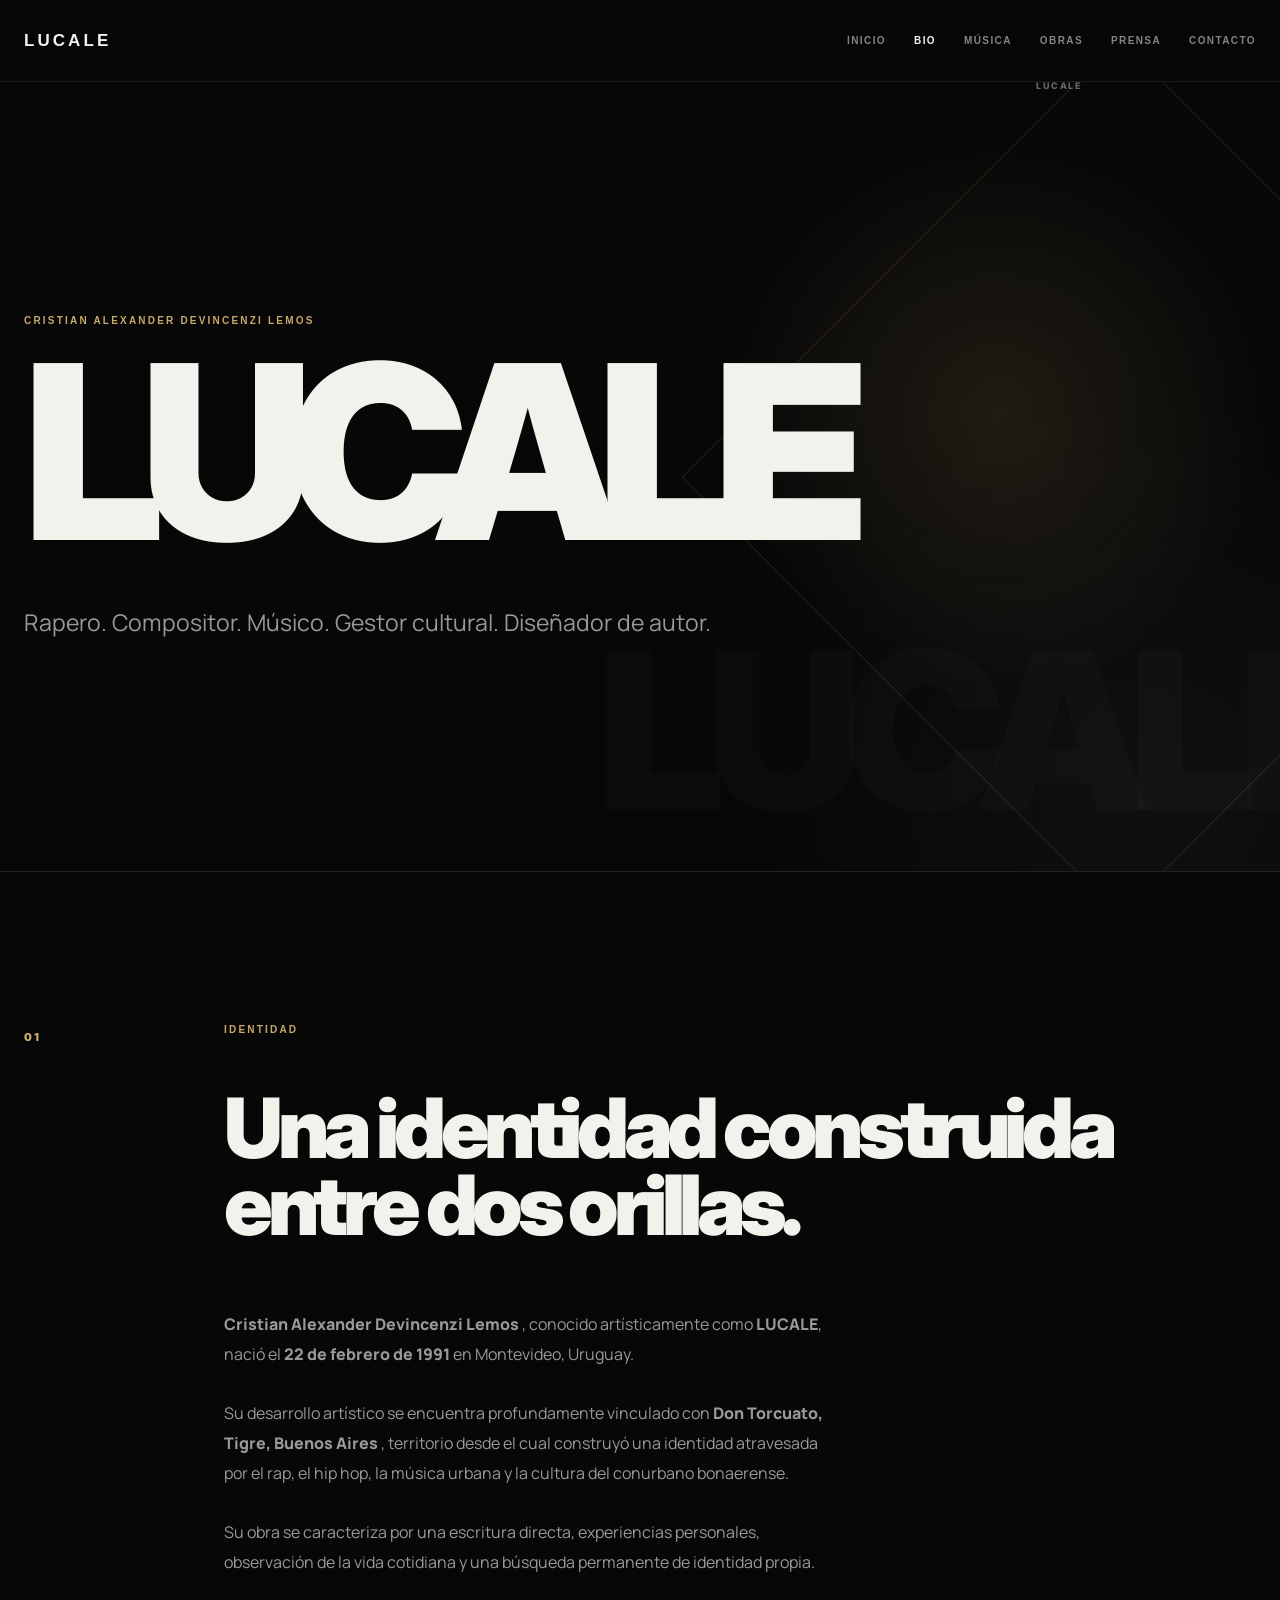
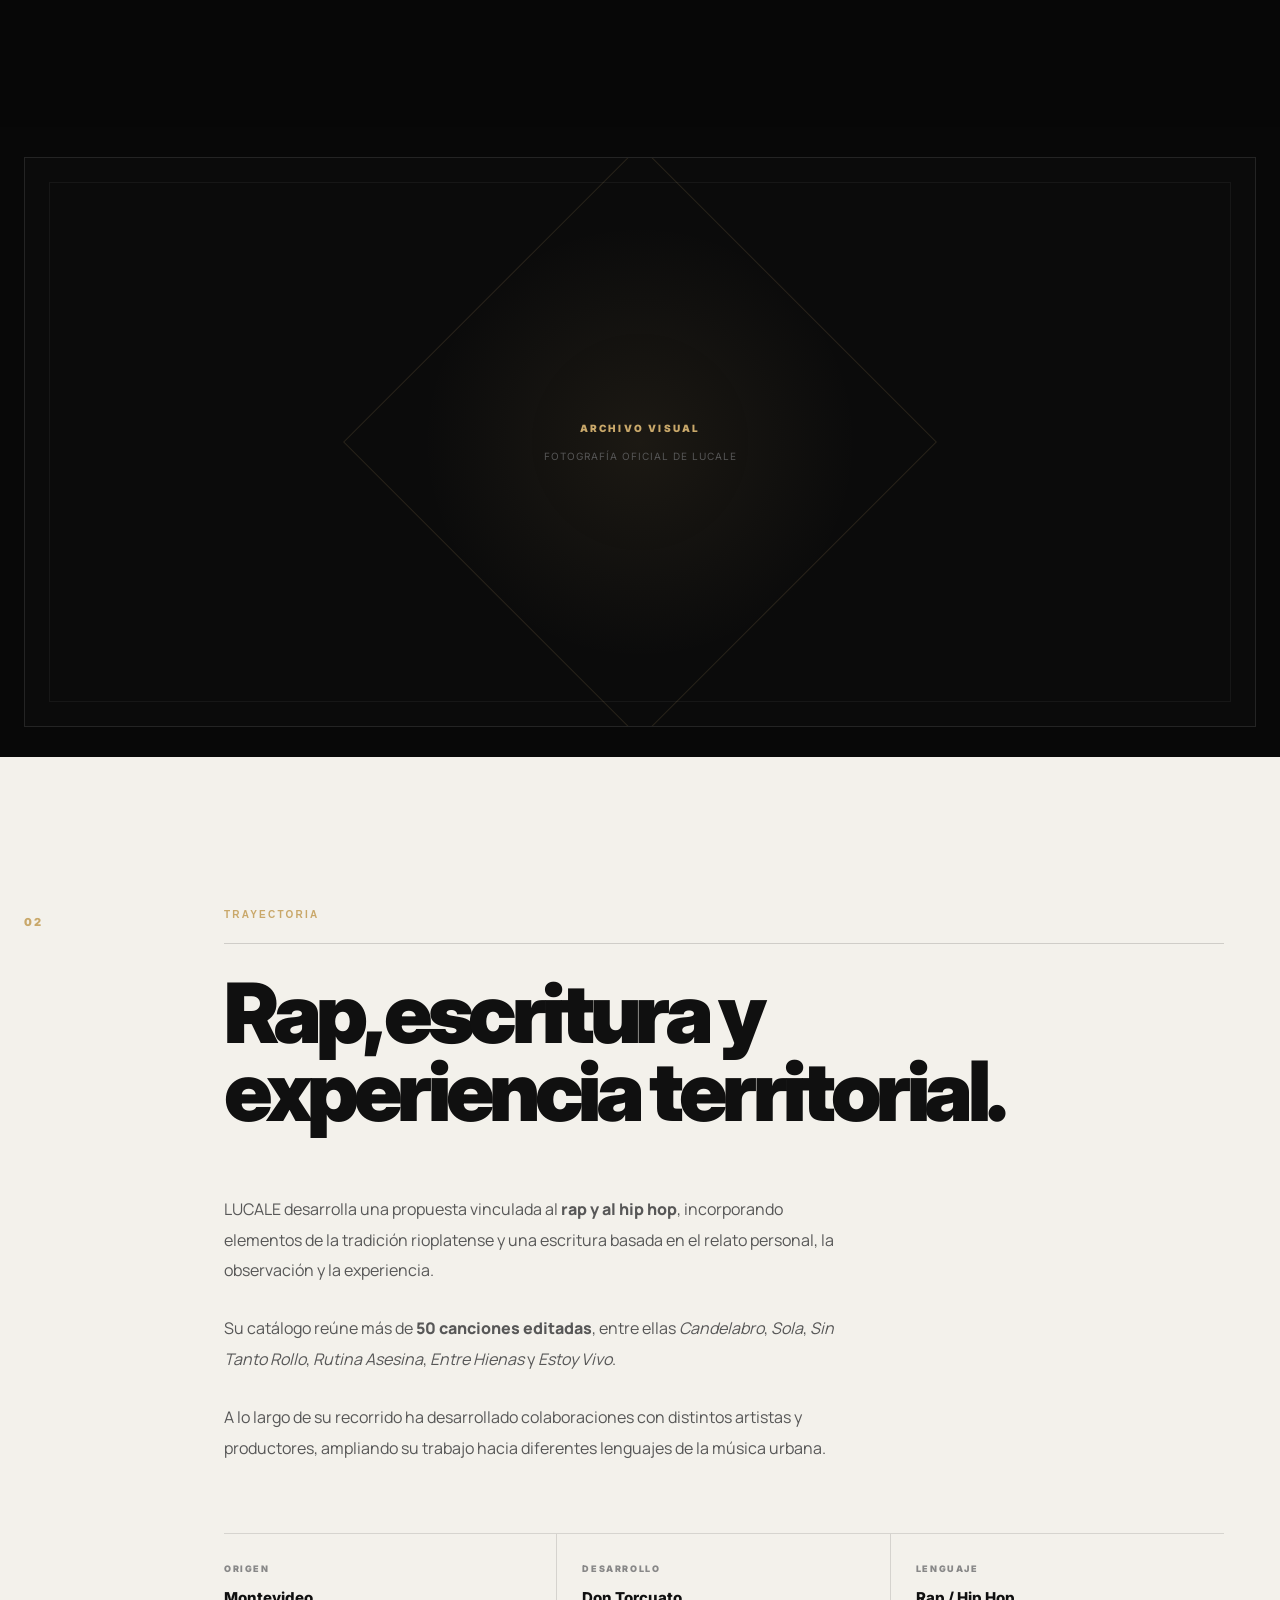
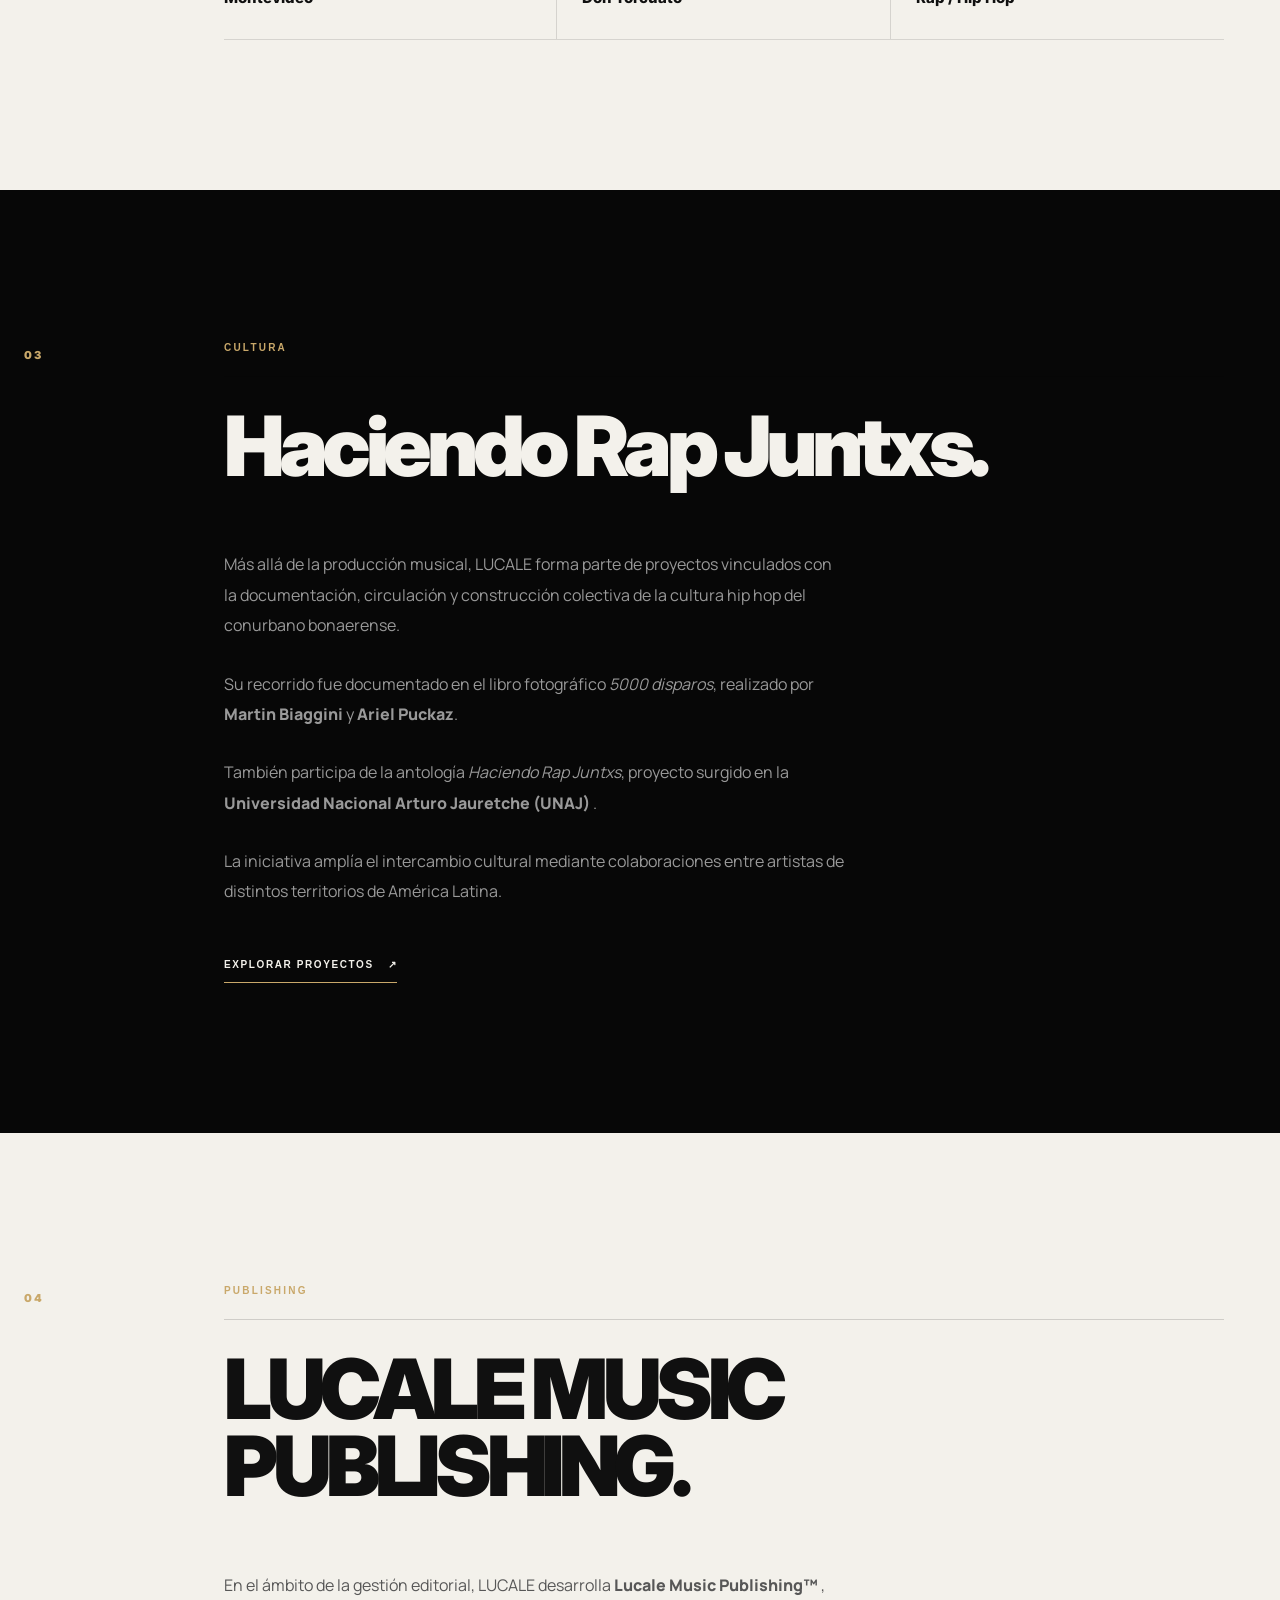
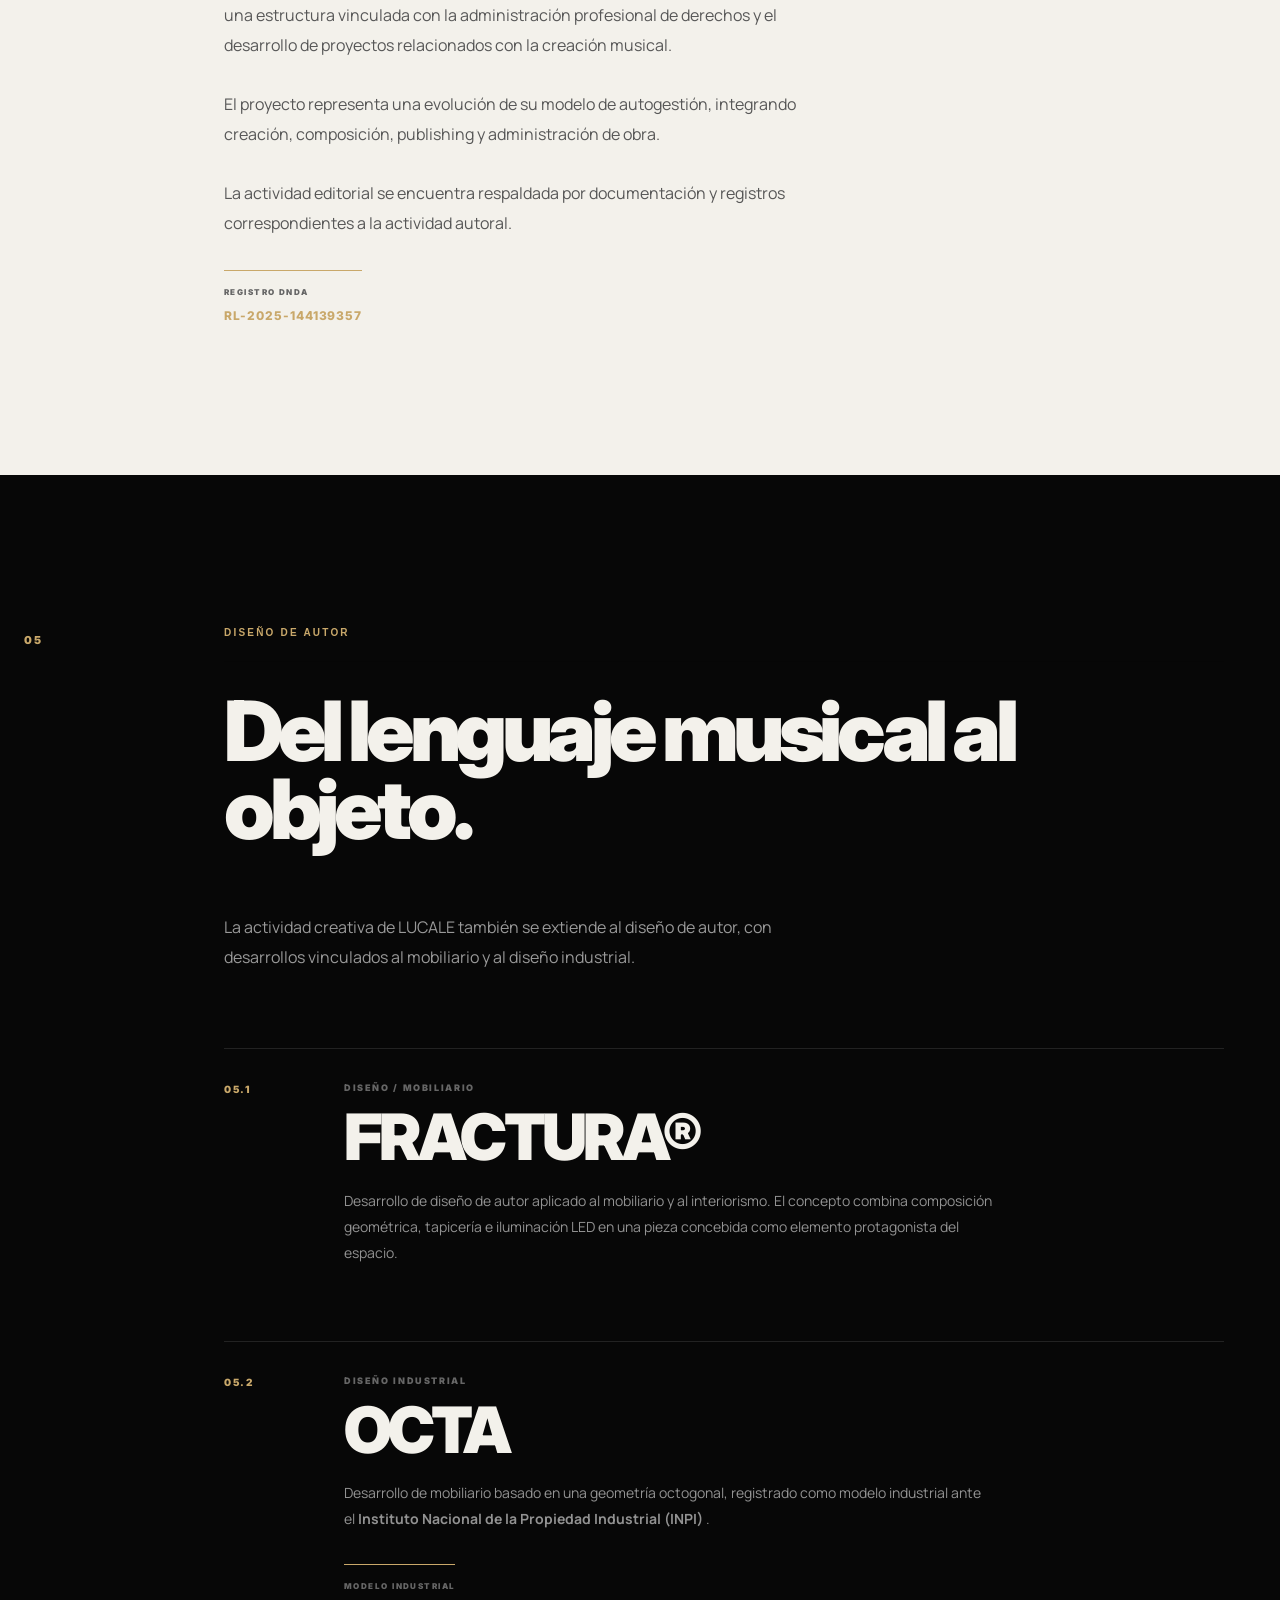
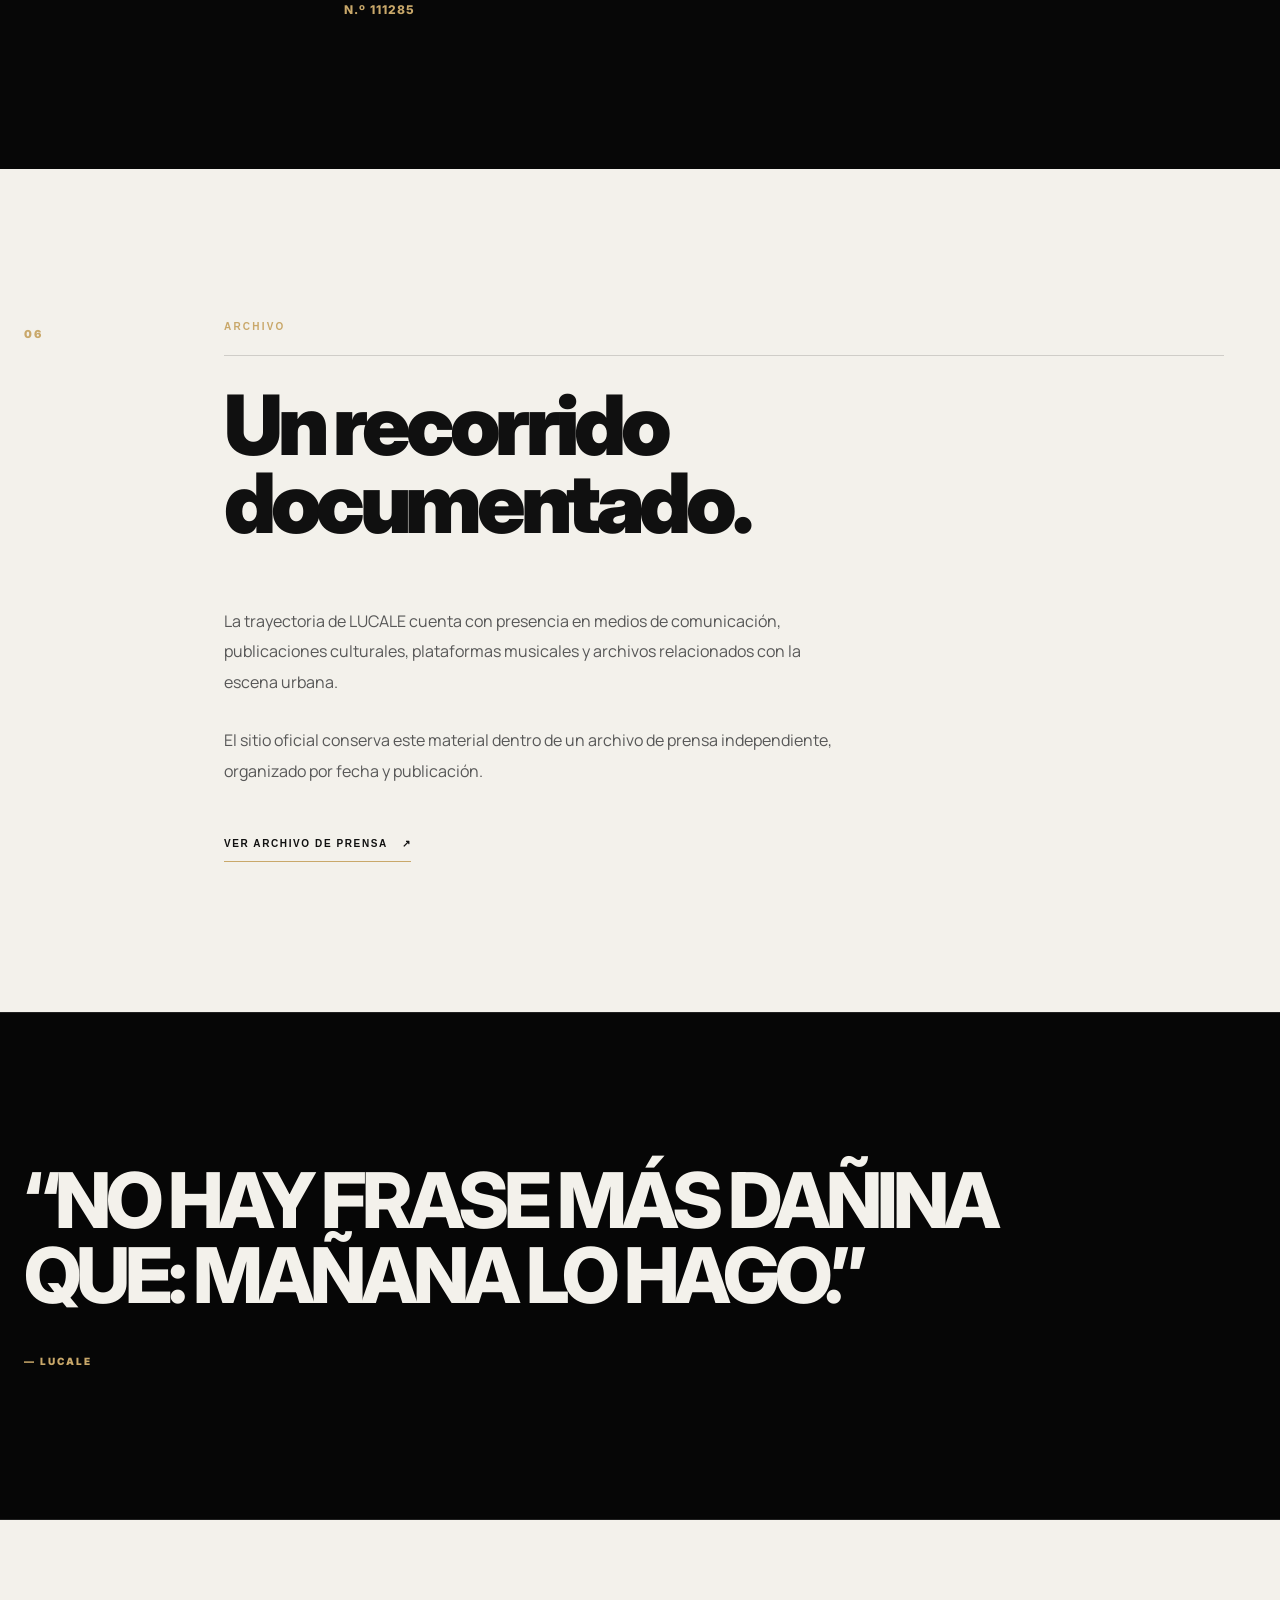
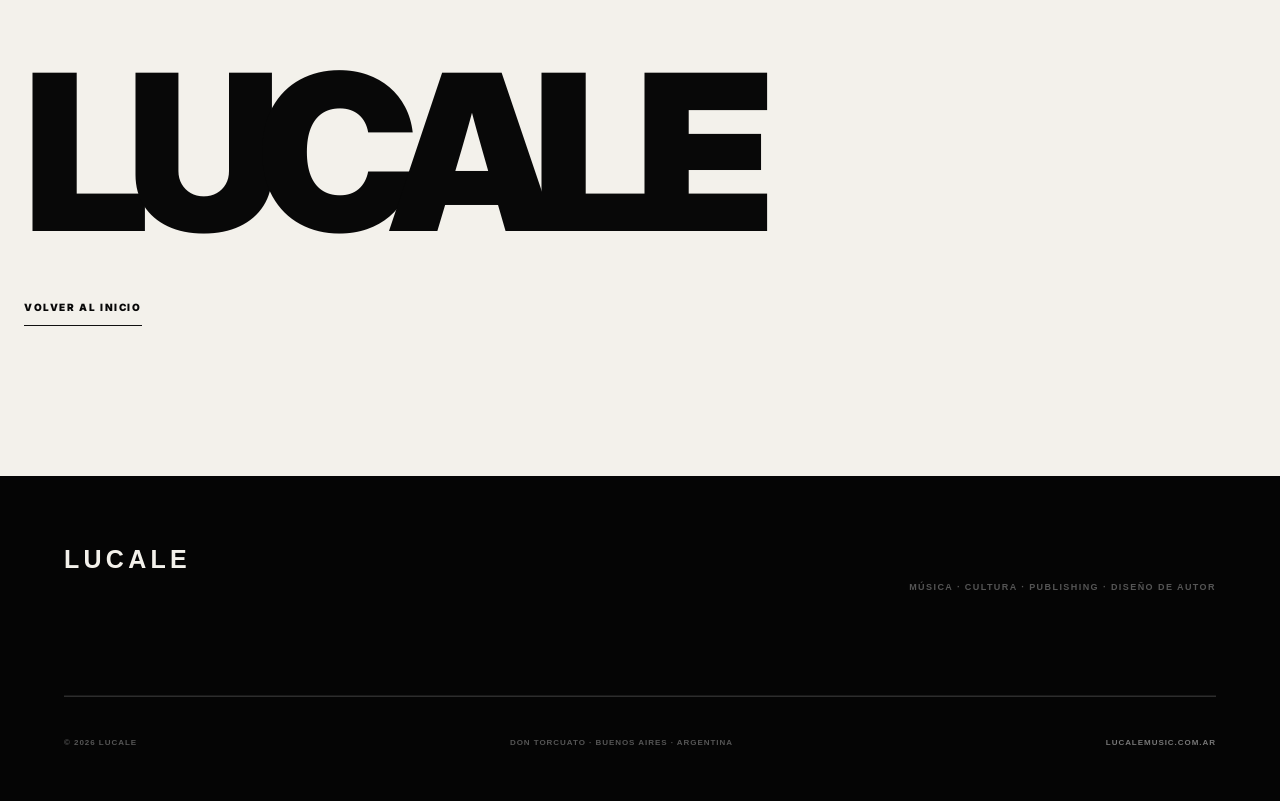
<file: biografia/index.html>
<!DOCTYPE html>
<html lang="es">
<head>


       <!-- Adscense -->
<script async src="https://pagead2.googlesyndication.com/pagead/js/adsbygoogle.js?client=ca-pub-6188222884958205"
     crossorigin="anonymous"></script>


    <meta charset="UTF-8">

    <meta
        name="viewport"
        content="width=device-width, initial-scale=1.0"
    >

    <meta
        name="theme-color"
        content="#080808"
    >

    <meta
        name="robots"
        content="index, follow, max-image-preview:large"
    >

    <meta
        name="author"
        content="LUCALE"
    >

    <title>
        LUCALE | Biografía Oficial | Cristian Alexander Devincenzi Lemos
    </title>

    <meta
        name="description"
        content="Biografía oficial de LUCALE, nombre artístico de Cristian Alexander Devincenzi Lemos. Rapero, compositor, músico y gestor cultural nacido en Montevideo y desarrollado artísticamente en Don Torcuato, Tigre, Buenos Aires."
    >

    <link
        rel="canonical"
        href="https://lucalemusic.com.ar/biografia/"
    >

    <!-- =========================================================
         FAVICON
    ========================================================== -->

    <link
        rel="icon"
        type="image/png"
        href="/tridente.png"
    >

    <!-- =========================================================
         OPEN GRAPH
    ========================================================== -->

    <meta
        property="og:type"
        content="profile"
    >

    <meta
        property="og:title"
        content="LUCALE | Biografía Oficial"
    >

    <meta
        property="og:description"
        content="Trayectoria artística, música, cultura, publishing y diseño de autor de LUCALE."
    >

    <meta
        property="og:url"
        content="https://lucalemusic.com.ar/biografia/"
    >

    <meta
        property="og:site_name"
        content="LUCALE"
    >

    <meta
        property="og:locale"
        content="es_AR"
    >

    <meta
        property="og:image"
        content="https://lucalemusic.com.ar/GALERIA/lucale-perfilweb.jpg"
    >

    <!-- =========================================================
         TWITTER / X
    ========================================================== -->

    <meta
        name="twitter:card"
        content="summary_large_image"
    >

    <meta
        name="twitter:title"
        content="LUCALE | Biografía Oficial"
    >

    <meta
        name="twitter:description"
        content="Trayectoria artística, música, cultura, publishing y diseño de autor de LUCALE."
    >

    <meta
        name="twitter:image"
        content="https://lucalemusic.com.ar/GALERIA/lucale-perfilweb.jpg"
    >

    <!-- =========================================================
         FUENTES
    ========================================================== -->

    <link rel="preconnect" href="https://fonts.googleapis.com">

    <link
        rel="preconnect"
        href="https://fonts.gstatic.com"
        crossorigin
    >

    <link
        href="https://fonts.googleapis.com/css2?family=Inter:wght@400;500;600;700;800;900&family=Manrope:wght@400;500;600;700;800&display=swap"
        rel="stylesheet"
    >

    <!-- =========================================================
         CSS GENERAL
    ========================================================== -->

    <link
        rel="stylesheet"
        href="/style.css"
    >

    <!-- =========================================================
         CSS ESPECÍFICO DE BIOGRAFÍA
    ========================================================== -->

    <style>

        /* =====================================================
           LUCALE — BIOGRAFÍA
           Sistema visual editorial / archivo / autor
        ===================================================== */

        :root {
            --bio-black: #070707;
            --bio-black-2: #0c0c0c;
            --bio-black-3: #111111;

            --bio-white: #f3f1eb;
            --bio-text: #a4a4a4;
            --bio-dark-text: #5e5e5e;

            --bio-gold: #c9a86a;
            --bio-gold-light: #dfc58e;

            --bio-line: rgba(255,255,255,.11);
            --bio-line-dark: rgba(0,0,0,.12);

            --bio-max: 1380px;
        }


        /* =====================================================
           RESET
        ===================================================== */

        .page-bio {
            margin: 0;
            background: var(--bio-black);
            color: var(--bio-white);

            font-family:
                "Inter",
                Arial,
                sans-serif;

            -webkit-font-smoothing: antialiased;
            overflow-x: hidden;
        }

        .page-bio *,
        .page-bio *::before,
        .page-bio *::after {
            box-sizing: border-box;
        }

        .page-bio a {
            color: inherit;
            text-decoration: none;
        }

        .page-bio img {
            max-width: 100%;
        }

        .page-bio ::selection {
            background: var(--bio-gold);
            color: #050505;
        }

        .page-bio .container {
            width: min(
                calc(100% - 48px),
                var(--bio-max)
            );

            margin: 0 auto;
        }


        /* =====================================================
           PRELOADER
        ===================================================== */

        #preloader {
            position: fixed;
            inset: 0;
            z-index: 9999;

            display: flex;
            align-items: center;
            justify-content: center;

            background: #050505;

            transition:
                opacity .55s ease,
                visibility .55s ease;
        }

        #preloader.is-hidden {
            opacity: 0;
            visibility: hidden;
        }

        .logo-loader {
            width: 92px;
            height: 92px;
            object-fit: contain;

            opacity: .8;

            animation:
                bio-loader-pulse 1.5s ease-in-out infinite;
        }

        @keyframes bio-loader-pulse {

            0%,
            100% {
                opacity: .35;
                transform: scale(.94);
            }

            50% {
                opacity: 1;
                transform: scale(1);
            }

        }


        /* =====================================================
           HEADER
        ===================================================== */

        .page-bio .site-header {
            position: sticky;
            top: 0;
            z-index: 500;

            background:
                rgba(7,7,7,.88);

            border-bottom:
                1px solid
                rgba(255,255,255,.08);

            backdrop-filter: blur(18px);
            -webkit-backdrop-filter: blur(18px);
        }

        .page-bio .header-inner {
            width: min(
                calc(100% - 48px),
                var(--bio-max)
            );

            min-height: 78px;
            margin: 0 auto;

            display: flex;
            align-items: center;
            justify-content: space-between;
            gap: 30px;
        }

        .page-bio .brand {
            font-size: 17px;
            font-weight: 900;
            letter-spacing: .18em;
        }

        .page-bio .main-nav {
            display: flex;
            align-items: center;
            gap: 28px;
        }

        .page-bio .main-nav a {
            position: relative;

            color: #858585;

            font-size: 10px;
            font-weight: 800;

            letter-spacing: .14em;
            text-transform: uppercase;

            transition:
                color .25s ease;
        }

        .page-bio .main-nav a::after {
            content: "";

            position: absolute;
            left: 0;
            right: 0;
            bottom: -8px;

            height: 1px;

            background: var(--bio-gold);

            transform:
                scaleX(0);

            transform-origin: right;

            transition:
                transform .3s ease;
        }

        .page-bio .main-nav a:hover,
        .page-bio .main-nav a.active {
            color: var(--bio-white);
        }

        .page-bio .main-nav a:hover::after,
        .page-bio .main-nav a.active::after {
            transform: scaleX(1);
            transform-origin: left;
        }

        .page-bio .menu-toggle {
            display: none;
        }


        /* =====================================================
           HERO
        ===================================================== */

        .page-bio .bio-hero {
            position: relative;

            min-height: 790px;

            display: flex;
            align-items: center;

            overflow: hidden;

            border-bottom:
                1px solid
                var(--bio-line);

            background:

                radial-gradient(
                    circle at 78% 42%,
                    rgba(201,168,106,.13),
                    transparent 25%
                ),

                radial-gradient(
                    circle at 90% 90%,
                    rgba(255,255,255,.035),
                    transparent 30%
                ),

                var(--bio-black);
        }

        .page-bio .bio-hero::before {
            content: "";

            position: absolute;

            width: 620px;
            height: 620px;

            right: -150px;
            top: 50%;

            transform:
                translateY(-50%)
                rotate(45deg);

            border:
                1px solid
                rgba(201,168,106,.15);

            pointer-events: none;
        }

        .page-bio .bio-hero::after {
            content: "LUCALE";

            position: absolute;

            right: -80px;
            bottom: -35px;

            color:
                rgba(255,255,255,.018);

            font-size: 220px;
            font-weight: 900;

            letter-spacing: -.08em;

            pointer-events: none;
        }

        .page-bio .bio-hero-inner {
            position: relative;
            z-index: 2;

            width: min(
                calc(100% - 48px),
                var(--bio-max)
            );

            margin: 0 auto;
        }

        .page-bio .bio-hero-meta {
            position: absolute;

            top: -260px;
            right: 0;

            width: 220px;

            display: flex;
            flex-direction: column;
            gap: 12px;

            color: #666;

            font-size: 9px;
            font-weight: 800;

            letter-spacing: .18em;
            text-transform: uppercase;
        }

        .page-bio .bio-hero-meta span:first-child {
            color: var(--bio-gold);
        }

        .page-bio .bio-hero-title {
            max-width: 1100px;
        }

        .page-bio .eyebrow {
            margin: 0 0 28px;

            color: var(--bio-gold);

            font-size: 10px;
            font-weight: 800;

            letter-spacing: .22em;
        }

        .page-bio .bio-hero h1 {
            margin: 0;

            font-size:
                clamp(
                    110px,
                    19vw,
                    275px
                );

            line-height: .78;

            letter-spacing: -.095em;

            font-weight: 900;
        }

        .page-bio .bio-hero-intro {
            max-width: 720px;

            margin:
                58px 0 0;

            color: #999;

            font-family: "Manrope", sans-serif;

            font-size:
                clamp(
                    17px,
                    2vw,
                    23px
                );

            line-height: 1.55;
        }


        /* =====================================================
           SECTION BASE
        ===================================================== */

        .page-bio .bio-section {
            position: relative;

            padding:
                150px 0;

            overflow: hidden;
        }

        .page-bio .bio-section-dark {
            background: var(--bio-black);
            color: var(--bio-white);
        }

        .page-bio .bio-section-light {
            background: var(--bio-white);
            color: #101010;
        }

        .page-bio .bio-section-grid {
            display: grid;

            grid-template-columns:
                130px
                minmax(0, 1fr);

            gap: 70px;
        }

        .page-bio .bio-section-index {
            padding-top: 7px;

            color: var(--bio-gold);

            font-size: 11px;
            font-weight: 900;

            letter-spacing: .2em;
        }

        .page-bio .bio-section-content {
            max-width: 1000px;
        }

        .page-bio .section-label {
            margin: 0 0 30px;

            color: var(--bio-gold);

            font-size: 10px;
            font-weight: 900;

            letter-spacing: .22em;
        }

        .page-bio .bio-section h2 {
            max-width: 920px;

            margin: 0 0 65px;

            font-size:
                clamp(
                    48px,
                    6.5vw,
                    94px
                );

            line-height: .93;

            letter-spacing: -.065em;

            font-weight: 900;
        }

        .page-bio .bio-copy {
            max-width: 700px;
        }

        .page-bio .bio-copy p {
            margin: 0 0 28px;

            font-family: "Manrope", sans-serif;

            font-size: 16px;

            line-height: 1.9;
        }

        .page-bio .bio-section-dark .bio-copy p {
            color: #999;
        }

        .page-bio .bio-section-light .bio-copy p {
            color: #575757;
        }

        .page-bio .bio-copy p:last-child {
            margin-bottom: 0;
        }

        .page-bio .bio-copy strong {
            color: inherit;
            font-weight: 800;
        }


        /* =====================================================
           MEDIA / IMAGE SLOT
        ===================================================== */

        .page-bio .bio-media-placeholder {
            position: relative;

            padding: 30px 0;

            background: #080808;
        }

        .page-bio .media-slot {
            position: relative;

            min-height: 570px;

            display: flex;
            flex-direction: column;
            align-items: center;
            justify-content: center;

            overflow: hidden;

            border:
                1px solid
                rgba(255,255,255,.1);

            background:

                radial-gradient(
                    circle at center,
                    rgba(201,168,106,.09),
                    transparent 32%
                ),

                #0b0b0b;
        }

        .page-bio .media-slot::before {
            content: "";

            position: absolute;

            width: 420px;
            height: 420px;

            border:
                1px solid
                rgba(201,168,106,.15);

            transform: rotate(45deg);
        }

        .page-bio .media-slot::after {
            content: "";

            position: absolute;

            inset: 24px;

            border:
                1px solid
                rgba(255,255,255,.05);
        }

        .page-bio .media-slot span,
        .page-bio .media-slot small {
            position: relative;
            z-index: 2;
        }

        .page-bio .media-slot span {
            color: var(--bio-gold);

            font-size: 10px;
            font-weight: 900;

            letter-spacing: .22em;
        }

        .page-bio .media-slot small {
            margin-top: 12px;

            color: #555;

            font-size: 10px;
            letter-spacing: .1em;
            text-transform: uppercase;
        }


        /* =====================================================
           FACTS
        ===================================================== */

        .page-bio .bio-facts {
            display: grid;

            grid-template-columns:
                repeat(3, 1fr);

            margin-top: 70px;

            border-top:
                1px solid
                var(--bio-line-dark);

            border-bottom:
                1px solid
                var(--bio-line-dark);
        }

        .page-bio .bio-fact {
            padding: 28px 25px 28px 0;

            border-right:
                1px solid
                var(--bio-line-dark);
        }

        .page-bio .bio-fact:not(:first-child) {
            padding-left: 25px;
        }

        .page-bio .bio-fact:last-child {
            border-right: 0;
        }

        .page-bio .bio-fact span {
            display: block;

            margin-bottom: 9px;

            color: #888;

            font-size: 9px;
            font-weight: 900;

            letter-spacing: .18em;
        }

        .page-bio .bio-fact strong {
            font-size: 15px;
            font-weight: 800;
        }


        /* =====================================================
           PROJECTS
        ===================================================== */

        .page-bio .bio-project {
            position: relative;

            display: grid;

            grid-template-columns:
                90px
                1fr;

            gap: 30px;

            margin-top: 75px;

            padding-top: 32px;

            border-top:
                1px solid
                var(--bio-line);
        }

        .page-bio .bio-project-number {
            color: var(--bio-gold);

            font-size: 10px;
            font-weight: 900;

            letter-spacing: .16em;
        }

        .page-bio .bio-project-content {
            max-width: 650px;
        }

        .page-bio .project-kicker {
            margin: 0 0 13px;

            color: #666;

            font-size: 9px;
            font-weight: 900;

            letter-spacing: .18em;
        }

        .page-bio .bio-project h3 {
            margin: 0 0 22px;

            font-size:
                clamp(
                    38px,
                    5vw,
                    70px
                );

            line-height: .9;

            letter-spacing: -.06em;

            font-weight: 900;
        }

        .page-bio .bio-project p:not(.project-kicker) {
            margin: 0;

            color: #929292;

            font-family: "Manrope", sans-serif;

            font-size: 14px;

            line-height: 1.85;
        }


        /* =====================================================
           REGISTER
        ===================================================== */

        .page-bio .bio-register {
            display: inline-flex;
            flex-direction: column;

            margin-top: 32px;
            padding-top: 15px;

            border-top:
                1px solid
                var(--bio-gold);
        }

        .page-bio .bio-register span {
            margin-bottom: 7px;

            color: #666;

            font-size: 8px;
            font-weight: 900;

            letter-spacing: .18em;
        }

        .page-bio .bio-register strong {
            color: var(--bio-gold);

            font-size: 12px;
            font-weight: 800;

            letter-spacing: .08em;
        }


        /* =====================================================
           TEXT LINK
        ===================================================== */

        .page-bio .text-link {
            display: inline-flex;
            align-items: center;
            gap: 14px;

            margin-top: 50px;
            padding-bottom: 9px;

            border-bottom:
                1px solid
                var(--bio-gold);

            color: inherit;

            font-size: 10px;
            font-weight: 900;

            letter-spacing: .16em;

            transition:
                color .25s ease,
                gap .25s ease;
        }

        .page-bio .text-link:hover {
            color: var(--bio-gold);
            gap: 20px;
        }


        /* =====================================================
           QUOTE
        ===================================================== */

        .page-bio .bio-quote {
            position: relative;

            padding: 150px 0;

            background: #060606;

            border-top:
                1px solid
                var(--bio-line);

            border-bottom:
                1px solid
                var(--bio-line);
        }

        .page-bio .bio-quote blockquote {
            max-width: 1050px;

            margin: 0;

            font-size:
                clamp(
                    38px,
                    6vw,
                    85px
                );

            line-height: .98;

            letter-spacing: -.065em;

            font-weight: 800;
        }

        .page-bio .bio-quote span {
            display: block;

            margin-top: 40px;

            color: var(--bio-gold);

            font-size: 10px;
            font-weight: 900;

            letter-spacing: .2em;
        }


        /* =====================================================
           END
        ===================================================== */

        .page-bio .bio-end {
            padding: 150px 0;

            background: var(--bio-white);
            color: #080808;
        }

        .page-bio .bio-end p {
            margin: 0;

            font-size:
                clamp(
                    90px,
                    17vw,
                    250px
                );

            line-height: .75;

            letter-spacing: -.1em;

            font-weight: 900;
        }

        .page-bio .btn-back {
            display: inline-flex;

            margin-top: 65px;
            padding-bottom: 10px;

            border-bottom:
                1px solid
                #111;

            font-size: 10px;
            font-weight: 900;

            letter-spacing: .16em;

            transition:
                color .25s ease;
        }

        .page-bio .btn-back:hover {
            color: #777;
        }


        /* =====================================================
           FOOTER
        ===================================================== */

        .page-bio .site-footer {
            background: #050505;
            color: #555;
        }

        .page-bio .footer-top {
            width: min(
                calc(100% - 48px),
                var(--bio-max)
            );

            margin: 0 auto;

            min-height: 170px;

            display: flex;
            align-items: center;
            justify-content: space-between;

            gap: 30px;

            border-bottom:
                1px solid
                rgba(255,255,255,.08);
        }

        .page-bio .footer-brand {
            color: var(--bio-white);

            font-size: 25px;
            font-weight: 900;

            letter-spacing: .17em;
        }

        .page-bio .footer-statement {
            margin: 0;

            color: #555;

            font-size: 9px;
            font-weight: 800;

            letter-spacing: .16em;
        }

        .page-bio .footer-bottom {
            width: min(
                calc(100% - 48px),
                var(--bio-max)
            );

            min-height: 75px;

            margin: 0 auto;

            display: flex;
            align-items: center;
            justify-content: space-between;

            gap: 20px;

            font-size: 8px;
            font-weight: 800;

            letter-spacing: .12em;
            text-transform: uppercase;
        }

        .page-bio .footer-bottom a {
            color: #777;

            transition:
                color .25s ease;
        }

        .page-bio .footer-bottom a:hover {
            color: var(--bio-gold);
        }


        /* =====================================================
           TABLET
        ===================================================== */

        @media (max-width: 1000px) {

            .page-bio .main-nav {
                gap: 17px;
            }

            .page-bio .bio-hero {
                min-height: 680px;
            }

            .page-bio .bio-hero-meta {
                top: -210px;
            }

            .page-bio .bio-section {
                padding: 110px 0;
            }

            .page-bio .bio-section-grid {
                grid-template-columns:
                    70px
                    1fr;

                gap: 40px;
            }

        }


        /* =====================================================
           MOBILE
        ===================================================== */

        @media (max-width: 700px) {

            .page-bio .container,
            .page-bio .header-inner,
            .page-bio .bio-hero-inner,
            .page-bio .footer-top,
            .page-bio .footer-bottom {
                width:
                    calc(100% - 32px);
            }


            /* HEADER */

            .page-bio .header-inner {
                min-height: 68px;
            }

            .page-bio .main-nav {
                display: none;
            }

            .page-bio .menu-toggle {
                width: 35px;
                height: 35px;

                display: flex;

                flex-direction: column;

                align-items: flex-end;
                justify-content: center;

                gap: 5px;

                background: none;
                border: 0;

                cursor: pointer;
            }

            .page-bio .menu-toggle span {
                display: block;

                width: 23px;
                height: 1px;

                background: var(--bio-white);
            }


            /* HERO */

            .page-bio .bio-hero {
                min-height: 650px;
            }

            .page-bio .bio-hero::before {
                width: 360px;
                height: 360px;

                right: -190px;
            }

            .page-bio .bio-hero::after {
                font-size: 100px;
                right: -30px;
            }

            .page-bio .bio-hero h1 {
                font-size:
                    clamp(
                        72px,
                        23vw,
                        130px
                    );
            }

            .page-bio .bio-hero-intro {
                margin-top: 38px;

                font-size: 16px;
            }

            .page-bio .bio-hero-meta {
                position: static;

                margin-bottom: 45px;

                width: auto;

                flex-direction: row;
                justify-content: space-between;
            }


            /* SECTIONS */

            .page-bio .bio-section {
                padding: 90px 0;
            }

            .page-bio .bio-section-grid {
                display: block;
            }

            .page-bio .bio-section-index {
                margin-bottom: 35px;
            }

            .page-bio .bio-section h2 {
                margin-bottom: 45px;

                font-size:
                    clamp(
                        43px,
                        13vw,
                        70px
                    );
            }

            .page-bio .bio-copy p {
                font-size: 15px;
                line-height: 1.8;
            }


            /* MEDIA */

            .page-bio .bio-media-placeholder {
                padding: 16px 0;
            }

            .page-bio .media-slot {
                min-height: 390px;
            }

            .page-bio .media-slot::before {
                width: 250px;
                height: 250px;
            }


            /* FACTS */

            .page-bio .bio-facts {
                grid-template-columns: 1fr;
            }

            .page-bio .bio-fact,
            .page-bio .bio-fact:not(:first-child) {
                padding:
                    22px 0;

                border-right: 0;

                border-bottom:
                    1px solid
                    var(--bio-line-dark);
            }

            .page-bio .bio-fact:last-child {
                border-bottom: 0;
            }


            /* PROJECT */

            .page-bio .bio-project {
                grid-template-columns: 45px 1fr;

                gap: 15px;

                margin-top: 60px;
            }

            .page-bio .bio-project h3 {
                font-size: 45px;
            }


            /* QUOTE */

            .page-bio .bio-quote {
                padding: 90px 0;
            }

            .page-bio .bio-quote blockquote {
                font-size: 39px;
            }


            /* END */

            .page-bio .bio-end {
                padding: 100px 0;
            }

            .page-bio .bio-end p {
                font-size:
                    clamp(
                        78px,
                        23vw,
                        125px
                    );
            }


            /* FOOTER */

            .page-bio .footer-top {
                min-height: 130px;

                align-items: flex-start;
                justify-content: center;

                flex-direction: column;

                padding: 30px 0;
            }

            .page-bio .footer-bottom {
                min-height: 100px;

                align-items: flex-start;
                justify-content: center;

                flex-direction: column;

                padding: 22px 0;
            }

        }


        /* =====================================================
           REDUCED MOTION
        ===================================================== */

        @media (prefers-reduced-motion: reduce) {

            .page-bio *,
            .page-bio *::before,
            .page-bio *::after {
                animation: none !important;
                transition: none !important;
            }

        }

    </style>


    <!-- =========================================================
         SCHEMA.ORG
    ========================================================== -->

    <script type="application/ld+json">
    {
        "@context": "https://schema.org",

        "@graph": [

            {
                "@type": [
                    "Person",
                    "MusicArtist"
                ],

                "@id": "https://lucalemusic.com.ar/#lucale",

                "name": "LUCALE",

                "legalName":
                    "Cristian Alexander Devincenzi Lemos",

                "alternateName": [
                    "Lucale",
                    "Lucale Music"
                ],

                "url":
                    "https://lucalemusic.com.ar/",

                "image":
                    "https://lucalemusic.com.ar/GALERIA/lucale-perfilweb.jpg",

                "description":
                    "LUCALE, nombre artístico de Cristian Alexander Devincenzi Lemos, es rapero, compositor, músico y gestor cultural. Nacido en Montevideo, Uruguay, desarrolló su trayectoria artística en Don Torcuato, Tigre, Buenos Aires.",

                "birthDate":
                    "1991-02-22",

                "birthPlace": {
                    "@type": "Place",
                    "name": "Montevideo, Uruguay"
                },

                "homeLocation": {
                    "@type": "Place",
                    "name": "Don Torcuato, Tigre, Buenos Aires, Argentina"
                },

                "jobTitle": [
                    "Rapero",
                    "Compositor",
                    "Músico",
                    "Intérprete",
                    "Gestor cultural"
                ],

                "genre": [
                    "Hip Hop",
                    "Rap",
                    "Música urbana"
                ],

                "knowsAbout": [
                    "Rap",
                    "Hip Hop",
                    "Música urbana",
                    "Composición musical",
                    "Gestión cultural",
                    "Cultura urbana",
                    "Music Publishing",
                    "Diseño industrial",
                    "Diseño de autor",
                    "Mobiliario de autor"
                ],

                "identifier": [

                    {
                        "@type": "PropertyValue",
                        "propertyID": "Wikidata",
                        "value": "Q117826469"
                    },

                    {
                        "@type": "PropertyValue",
                        "propertyID": "MusicBrainz",
                        "value": "5cb221d2-823d-4d9b-8403-791446d239c6"
                    }

                ],

                "sameAs": [

                    "https://musicbrainz.org/artist/5cb221d2-823d-4d9b-8403-791446d239c6",

                    "https://www.wikidata.org/wiki/Q117826469",

                    "https://www.instagram.com/lucale.music",

                    "https://www.youtube.com/@LucaleMusic",

                    "https://www.tiktok.com/@lucale.music",

                    "https://x.com/lucale_music",

                    "https://www.facebook.com/Lucale777/",

                    "https://www.threads.net/@lucale.music",

                    "https://www.linkedin.com/in/lucalemusic/",

                    "https://open.spotify.com/artist/44Mmk92PgcbqGzO1oxVk6z",

                    "https://music.apple.com/artist/lucale/1521276479",

                    "https://www.deezer.com/artist/99323142",

                    "https://soundcloud.com/lucale-music"

                ]

            },


            {
                "@type": "WebSite",

                "@id":
                    "https://lucalemusic.com.ar/#website",

                "url":
                    "https://lucalemusic.com.ar/",

                "name":
                    "LUCALE",

                "description":
                    "Sitio oficial de LUCALE: música, cultura, publishing y diseño de autor.",

                "publisher": {
                    "@id":
                        "https://lucalemusic.com.ar/#lucale"
                }

            },


            {
                "@type": "ProfilePage",

                "@id":
                    "https://lucalemusic.com.ar/biografia/#webpage",

                "url":
                    "https://lucalemusic.com.ar/biografia/",

                "name":
                    "Biografía Oficial de LUCALE",

                "description":
                    "Biografía oficial y trayectoria artística de LUCALE.",

                "isPartOf": {
                    "@id":
                        "https://lucalemusic.com.ar/#website"
                },

                "mainEntity": {
                    "@id":
                        "https://lucalemusic.com.ar/#lucale"
                },

                "about": {
                    "@id":
                        "https://lucalemusic.com.ar/#lucale"
                }

            }

        ]
    }
    </script>

</head>


<body class="page-bio">


    <!-- =========================================================
         PRELOADER
    ========================================================== -->

    <div
        id="preloader"
        aria-hidden="true"
    >

        <img
            src="/tridente.png"
            alt=""
            class="logo-loader"
            width="150"
            height="150"
            fetchpriority="high"
        >

    </div>


    <!-- =========================================================
         HEADER
    ========================================================== -->

    <header class="site-header">

        <div class="header-inner">

            <a
                href="/"
                class="brand"
                aria-label="LUCALE — Inicio"
            >
                LUCALE
            </a>


            <nav
                class="main-nav"
                id="main-navigation"
                aria-label="Navegación principal"
            >

                <a href="/">
                    INICIO
                </a>

                <a
                    href="/biografia/"
                    class="active"
                    aria-current="page"
                >
                    BIO
                </a>

                <a href="/musica/">
                    MÚSICA
                </a>

                <a href="/diseno-de-autor/">
                    OBRAS
                </a>

                <a href="/prensa/">
                    PRENSA
                </a>

                <a href="/#contacto">
                    CONTACTO
                </a>

            </nav>


            <button
                class="menu-toggle"
                type="button"
                aria-label="Abrir menú"
                aria-expanded="false"
                aria-controls="main-navigation"
            >

                <span></span>
                <span></span>
                <span></span>

            </button>

        </div>

    </header>


    <!-- =========================================================
         MAIN
    ========================================================== -->

    <main>


        <!-- =====================================================
             HERO
        ====================================================== -->

        <section
            class="bio-hero"
            aria-labelledby="bio-title"
        >

            <div class="bio-hero-inner">

                <div class="bio-hero-meta">

                    <span>
                        01 / BIOGRAFÍA
                    </span>

                    <span>
                        LUCALE
                    </span>

                </div>


                <div class="bio-hero-title">

                    <p class="eyebrow">
                        CRISTIAN ALEXANDER DEVINCENZI LEMOS
                    </p>

                    <h1 id="bio-title">
                        LUCALE
                    </h1>

                    <p class="bio-hero-intro">
                        Rapero. Compositor. Músico.
                        Gestor cultural. Diseñador de autor.
                    </p>

                </div>

            </div>

        </section>


        <!-- =====================================================
             IDENTIDAD
        ====================================================== -->

        <section
            class="bio-section bio-section-dark"
            id="identidad"
            aria-labelledby="identidad-title"
        >

            <div class="container">

                <div class="bio-section-grid">

                    <div class="bio-section-index">
                        01
                    </div>

                    <div class="bio-section-content">

                        <p class="section-label">
                            IDENTIDAD
                        </p>

                        <h2 id="identidad-title">
                            Una identidad construida
                            entre dos orillas.
                        </h2>

                        <div class="bio-copy">

                            <p>
                                <strong>
                                    Cristian Alexander Devincenzi Lemos
                                </strong>,
                                conocido artísticamente como
                                <strong>LUCALE</strong>, nació el
                                <strong>22 de febrero de 1991</strong>
                                en Montevideo, Uruguay.
                            </p>

                            <p>
                                Su desarrollo artístico se encuentra
                                profundamente vinculado con
                                <strong>
                                    Don Torcuato, Tigre, Buenos Aires
                                </strong>,
                                territorio desde el cual construyó una
                                identidad atravesada por el rap, el hip hop,
                                la música urbana y la cultura del conurbano
                                bonaerense.
                            </p>

                            <p>
                                Su obra se caracteriza por una escritura
                                directa, experiencias personales,
                                observación de la vida cotidiana y una
                                búsqueda permanente de identidad propia.
                            </p>

                        </div>

                    </div>

                </div>

            </div>

        </section>


        <!-- =====================================================
             ARCHIVO VISUAL
        ====================================================== -->

        <section
            class="bio-media-placeholder"
            aria-label="Archivo visual de LUCALE"
        >

            <div class="container">

                <div class="media-slot">

                    <span>
                        ARCHIVO VISUAL
                    </span>

                    <small>
                        Fotografía oficial de LUCALE
                    </small>

                </div>

            </div>

        </section>


        <!-- =====================================================
             TRAYECTORIA
        ====================================================== -->

        <section
            class="bio-section bio-section-light"
            id="trayectoria"
            aria-labelledby="trayectoria-title"
        >

            <div class="container">

                <div class="bio-section-grid">

                    <div class="bio-section-index">
                        02
                    </div>

                    <div class="bio-section-content">

                        <p class="section-label">
                            TRAYECTORIA
                        </p>

                        <h2 id="trayectoria-title">
                            Rap, escritura y
                            experiencia territorial.
                        </h2>

                        <div class="bio-copy">

                            <p>
                                LUCALE desarrolla una propuesta vinculada
                                al <strong>rap y al hip hop</strong>,
                                incorporando elementos de la tradición
                                rioplatense y una escritura basada en el
                                relato personal, la observación y la
                                experiencia.
                            </p>

                            <p>
                                Su catálogo reúne más de
                                <strong>50 canciones editadas</strong>,
                                entre ellas
                                <em>Candelabro</em>,
                                <em>Sola</em>,
                                <em>Sin Tanto Rollo</em>,
                                <em>Rutina Asesina</em>,
                                <em>Entre Hienas</em> y
                                <em>Estoy Vivo</em>.
                            </p>

                            <p>
                                A lo largo de su recorrido ha desarrollado
                                colaboraciones con distintos artistas y
                                productores, ampliando su trabajo hacia
                                diferentes lenguajes de la música urbana.
                            </p>

                        </div>


                        <div class="bio-facts">

                            <div class="bio-fact">

                                <span>
                                    ORIGEN
                                </span>

                                <strong>
                                    Montevideo
                                </strong>

                            </div>


                            <div class="bio-fact">

                                <span>
                                    DESARROLLO
                                </span>

                                <strong>
                                    Don Torcuato
                                </strong>

                            </div>


                            <div class="bio-fact">

                                <span>
                                    LENGUAJE
                                </span>

                                <strong>
                                    Rap / Hip Hop
                                </strong>

                            </div>

                        </div>

                    </div>

                </div>

            </div>

        </section>


        <!-- =====================================================
             CULTURA
        ====================================================== -->

        <section
            class="bio-section bio-section-dark"
            id="haciendo-rap-juntxs"
            aria-labelledby="hrj-title"
        >

            <div class="container">

                <div class="bio-section-grid">

                    <div class="bio-section-index">
                        03
                    </div>

                    <div class="bio-section-content">

                        <p class="section-label">
                            CULTURA
                        </p>

                        <h2 id="hrj-title">
                            Haciendo Rap Juntxs.
                        </h2>

                        <div class="bio-copy">

                            <p>
                                Más allá de la producción musical,
                                LUCALE forma parte de proyectos vinculados
                                con la documentación, circulación y
                                construcción colectiva de la cultura hip hop
                                del conurbano bonaerense.
                            </p>

                            <p>
                                Su recorrido fue documentado en el libro
                                fotográfico <em>5000 disparos</em>,
                                realizado por
                                <strong>Martin Biaggini</strong> y
                                <strong>Ariel Puckaz</strong>.
                            </p>

                            <p>
                                También participa de la antología
                                <em>Haciendo Rap Juntxs</em>,
                                proyecto surgido en la
                                <strong>
                                    Universidad Nacional Arturo Jauretche
                                    (UNAJ)
                                </strong>.
                            </p>

                            <p>
                                La iniciativa amplía el intercambio cultural
                                mediante colaboraciones entre artistas de
                                distintos territorios de América Latina.
                            </p>

                        </div>

                        <a
                            href="/"
                            class="text-link"
                        >
                            EXPLORAR PROYECTOS
                            <span aria-hidden="true">
                                ↗
                            </span>
                        </a>

                    </div>

                </div>

            </div>

        </section>


        <!-- =====================================================
             PUBLISHING
        ====================================================== -->

        <section
            class="bio-section bio-section-light"
            id="publishing"
            aria-labelledby="publishing-title"
        >

            <div class="container">

                <div class="bio-section-grid">

                    <div class="bio-section-index">
                        04
                    </div>

                    <div class="bio-section-content">

                        <p class="section-label">
                            PUBLISHING
                        </p>

                        <h2 id="publishing-title">
                            LUCALE MUSIC
                            PUBLISHING.
                        </h2>

                        <div class="bio-copy">

                            <p>
                                En el ámbito de la gestión editorial,
                                LUCALE desarrolla
                                <strong>
                                    Lucale Music Publishing™
                                </strong>,
                                una estructura vinculada con la administración
                                profesional de derechos y el desarrollo de
                                proyectos relacionados con la creación musical.
                            </p>

                            <p>
                                El proyecto representa una evolución de su
                                modelo de autogestión, integrando creación,
                                composición, publishing y administración
                                de obra.
                            </p>

                            <p>
                                La actividad editorial se encuentra respaldada
                                por documentación y registros correspondientes
                                a la actividad autoral.
                            </p>

                        </div>


                        <div class="bio-register">

                            <span>
                                REGISTRO DNDA
                            </span>

                            <strong>
                                RL-2025-144139357
                            </strong>

                        </div>

                    </div>

                </div>

            </div>

        </section>


        <!-- =====================================================
             DISEÑO
        ====================================================== -->

        <section
            class="bio-section bio-section-dark"
            id="diseno"
            aria-labelledby="diseno-title"
        >

            <div class="container">

                <div class="bio-section-grid">

                    <div class="bio-section-index">
                        05
                    </div>

                    <div class="bio-section-content">

                        <p class="section-label">
                            DISEÑO DE AUTOR
                        </p>

                        <h2 id="diseno-title">
                            Del lenguaje musical
                            al objeto.
                        </h2>

                        <div class="bio-copy">

                            <p>
                                La actividad creativa de LUCALE también se
                                extiende al diseño de autor, con desarrollos
                                vinculados al mobiliario y al diseño industrial.
                            </p>

                        </div>


                        <!-- FRACTURA -->

                        <article class="bio-project">

                            <div class="bio-project-number">
                                05.1
                            </div>

                            <div class="bio-project-content">

                                <p class="project-kicker">
                                    DISEÑO / MOBILIARIO
                                </p>

                                <h3>
                                    FRACTURA®
                                </h3>

                                <p>
                                    Desarrollo de diseño de autor aplicado
                                    al mobiliario y al interiorismo.
                                    El concepto combina composición geométrica,
                                    tapicería e iluminación LED en una pieza
                                    concebida como elemento protagonista
                                    del espacio.
                                </p>

                            </div>

                        </article>


                        <!-- OCTA -->

                        <article class="bio-project">

                            <div class="bio-project-number">
                                05.2
                            </div>

                            <div class="bio-project-content">

                                <p class="project-kicker">
                                    DISEÑO INDUSTRIAL
                                </p>

                                <h3>
                                    OCTA
                                </h3>

                                <p>
                                    Desarrollo de mobiliario basado en una
                                    geometría octogonal, registrado como
                                    modelo industrial ante el
                                    <strong>
                                        Instituto Nacional de la
                                        Propiedad Industrial (INPI)
                                    </strong>.
                                </p>

                                <div class="bio-register">

                                    <span>
                                        MODELO INDUSTRIAL
                                    </span>

                                    <strong>
                                        N.º 111285
                                    </strong>

                                </div>

                            </div>

                        </article>

                    </div>

                </div>

            </div>

        </section>


        <!-- =====================================================
             ARCHIVO
        ====================================================== -->

        <section
            class="bio-section bio-section-light"
            id="archivo"
            aria-labelledby="archivo-title"
        >

            <div class="container">

                <div class="bio-section-grid">

                    <div class="bio-section-index">
                        06
                    </div>

                    <div class="bio-section-content">

                        <p class="section-label">
                            ARCHIVO
                        </p>

                        <h2 id="archivo-title">
                            Un recorrido documentado.
                        </h2>

                        <div class="bio-copy">

                            <p>
                                La trayectoria de LUCALE cuenta con presencia
                                en medios de comunicación, publicaciones
                                culturales, plataformas musicales y archivos
                                relacionados con la escena urbana.
                            </p>

                            <p>
                                El sitio oficial conserva este material dentro
                                de un archivo de prensa independiente,
                                organizado por fecha y publicación.
                            </p>

                        </div>

                        <a
                            href="/prensa/"
                            class="text-link"
                        >
                            VER ARCHIVO DE PRENSA
                            <span aria-hidden="true">
                                ↗
                            </span>
                        </a>

                    </div>

                </div>

            </div>

        </section>


        <!-- =====================================================
             FRASE
        ====================================================== -->

        <section
            class="bio-quote"
            aria-label="Frase de LUCALE"
        >

            <div class="container">

                <blockquote>
                    “NO HAY FRASE MÁS DAÑINA QUE:
                    MAÑANA LO HAGO.”
                </blockquote>

                <span>
                    — LUCALE
                </span>

            </div>

        </section>


        <!-- =====================================================
             CIERRE
        ====================================================== -->

        <section
            class="bio-end"
            aria-label="Fin de la biografía"
        >

            <div class="container">

                <p>
                    LUCALE
                </p>

                <a
                    href="/"
                    class="btn-back"
                >
                    VOLVER AL INICIO
                </a>

            </div>

        </section>

    </main>


    <!-- =========================================================
         FOOTER
    ========================================================== -->

    <footer class="site-footer">

        <div class="footer-top">

            <div class="footer-brand">
                LUCALE
            </div>

            <p class="footer-statement">
                MÚSICA · CULTURA · PUBLISHING ·
                DISEÑO DE AUTOR
            </p>

        </div>


        <div class="footer-bottom">

            <span>
                © 2026 LUCALE
            </span>

            <span>
                Don Torcuato · Buenos Aires · Argentina
            </span>

            <a href="/">
                LUCALemusic.com.ar
            </a>

        </div>

    </footer>


    <!-- =========================================================
         JAVASCRIPT
    ========================================================== -->

    <script>

        document.addEventListener(
            "DOMContentLoaded",
            function () {

                const preloader =
                    document.getElementById("preloader");

                if (!preloader) {
                    return;
                }

                const hidePreloader = function () {

                    preloader.classList.add(
                        "is-hidden"
                    );

                    setTimeout(
                        function () {

                            if (preloader) {
                                preloader.remove();
                            }

                        },
                        650
                    );

                };


                if (
                    document.readyState ===
                    "complete"
                ) {

                    setTimeout(
                        hidePreloader,
                        450
                    );

                } else {

                    window.addEventListener(
                        "load",
                        function () {

                            setTimeout(
                                hidePreloader,
                                450
                            );

                        },
                        {
                            once: true
                        }
                    );

                }

            }
        );


        /* =====================================================
           MOBILE MENU
        ===================================================== */

        document.addEventListener(
            "DOMContentLoaded",
            function () {

                const toggle =
                    document.querySelector(
                        ".page-bio .menu-toggle"
                    );

                const navigation =
                    document.querySelector(
                        ".page-bio .main-nav"
                    );

                if (
                    !toggle ||
                    !navigation
                ) {
                    return;
                }

                toggle.addEventListener(
                    "click",
                    function () {

                        const expanded =
                            toggle.getAttribute(
                                "aria-expanded"
                            ) === "true";

                        toggle.setAttribute(
                            "aria-expanded",
                            String(!expanded)
                        );

                        navigation.classList.toggle(
                            "mobile-open"
                        );

                    }
                );

            }
        );

    </script>

</body>
</html>
</file>
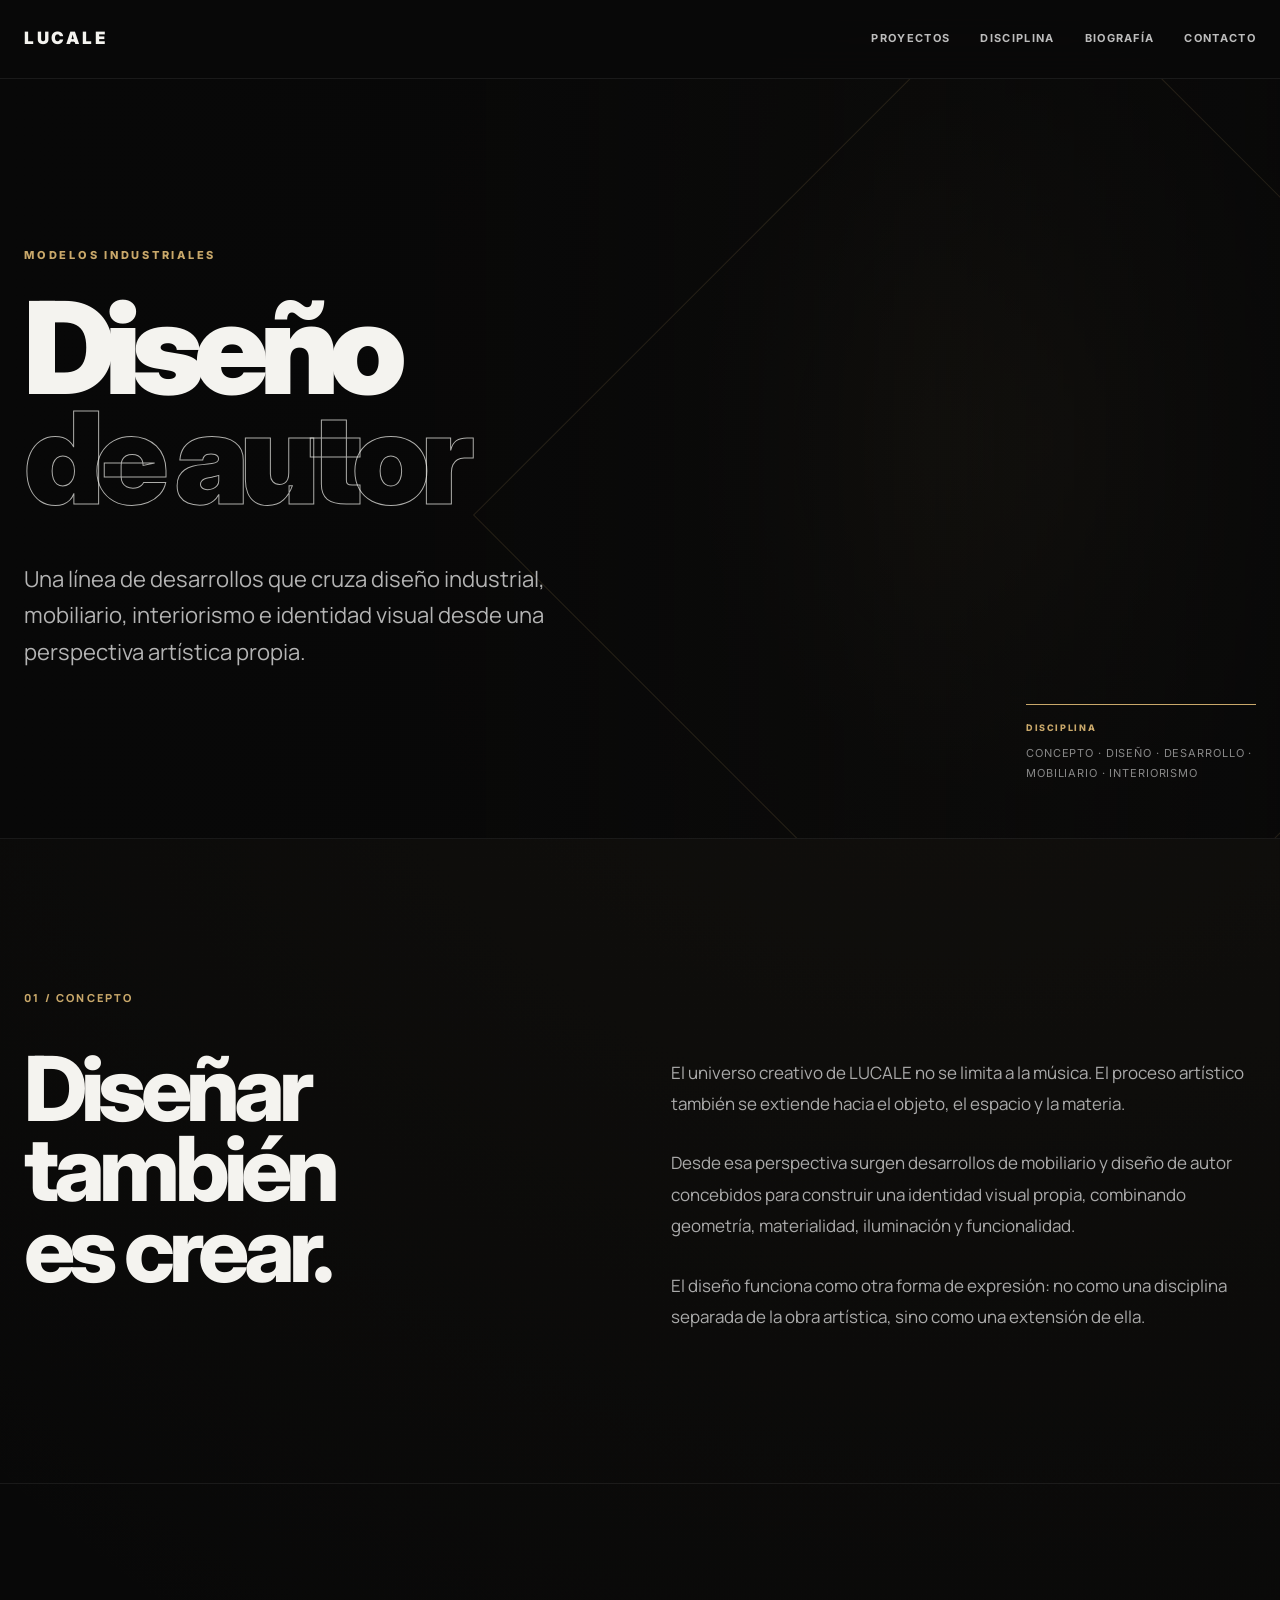
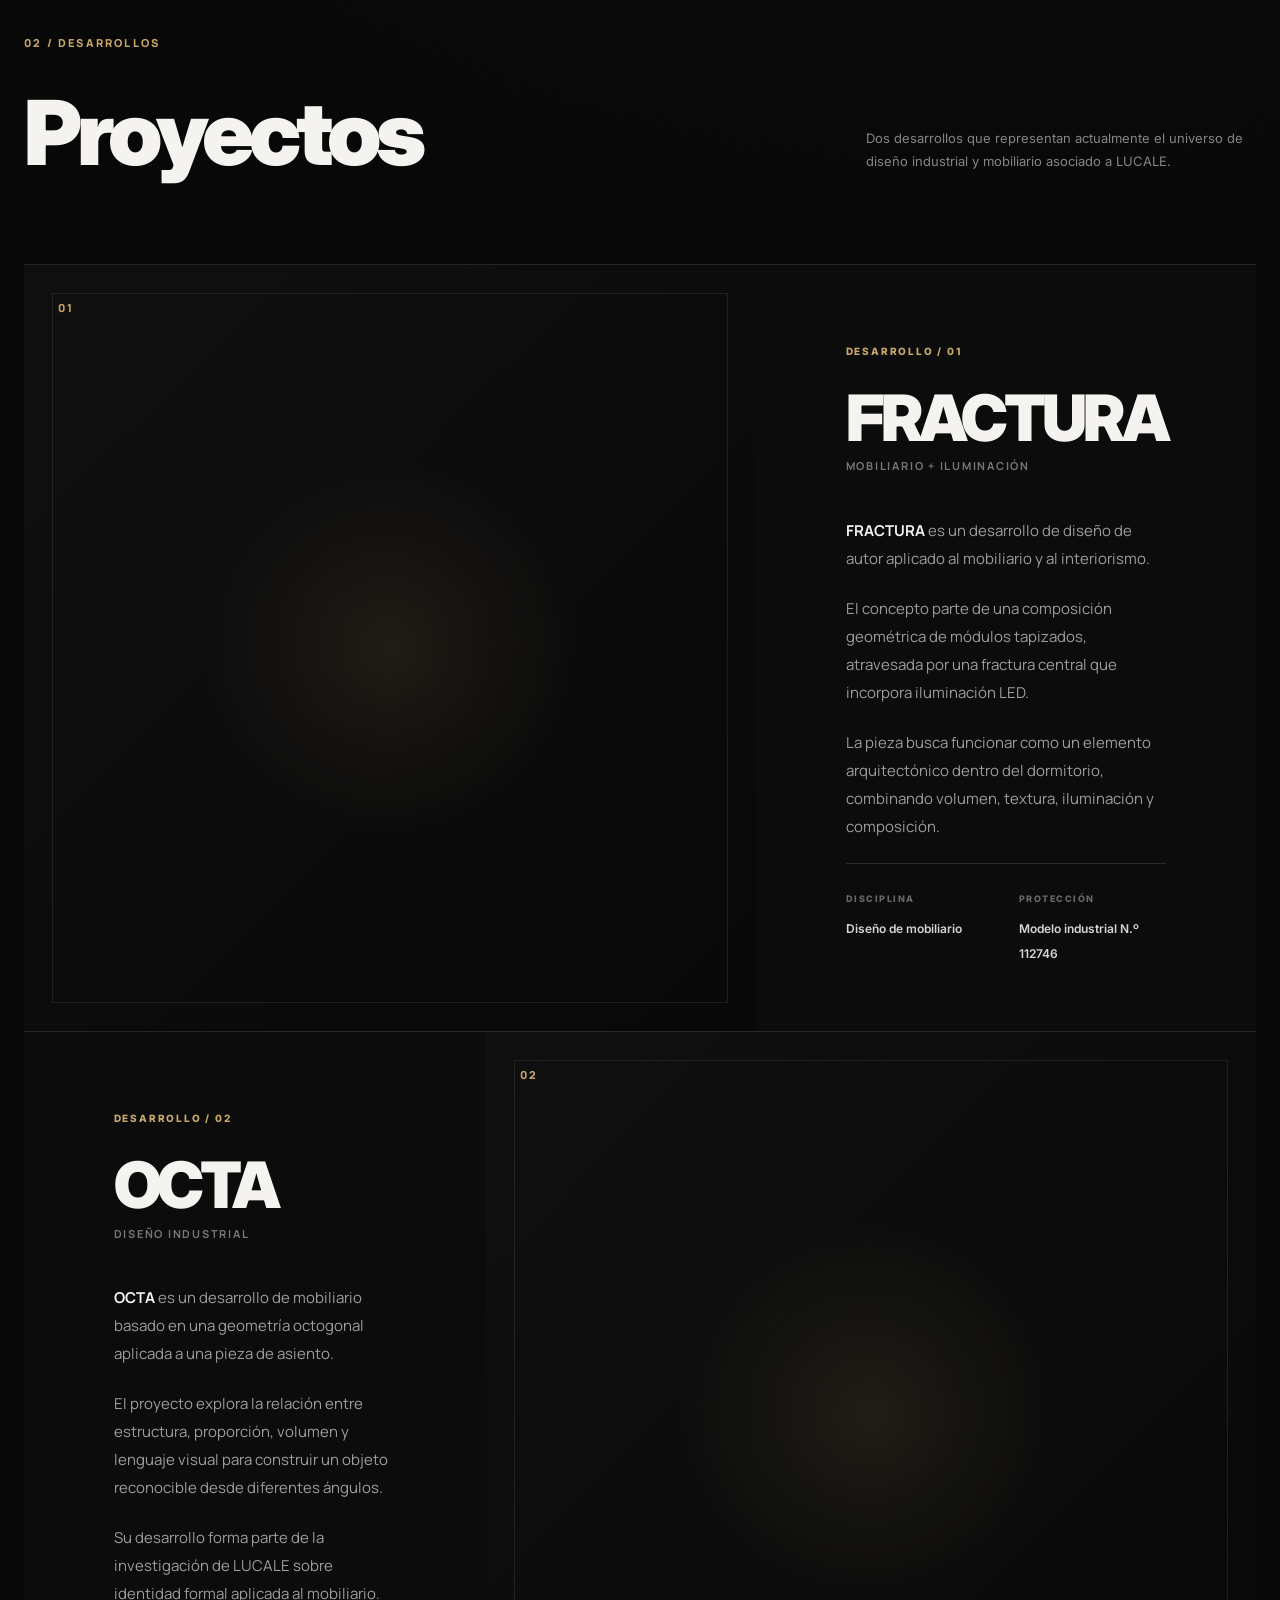
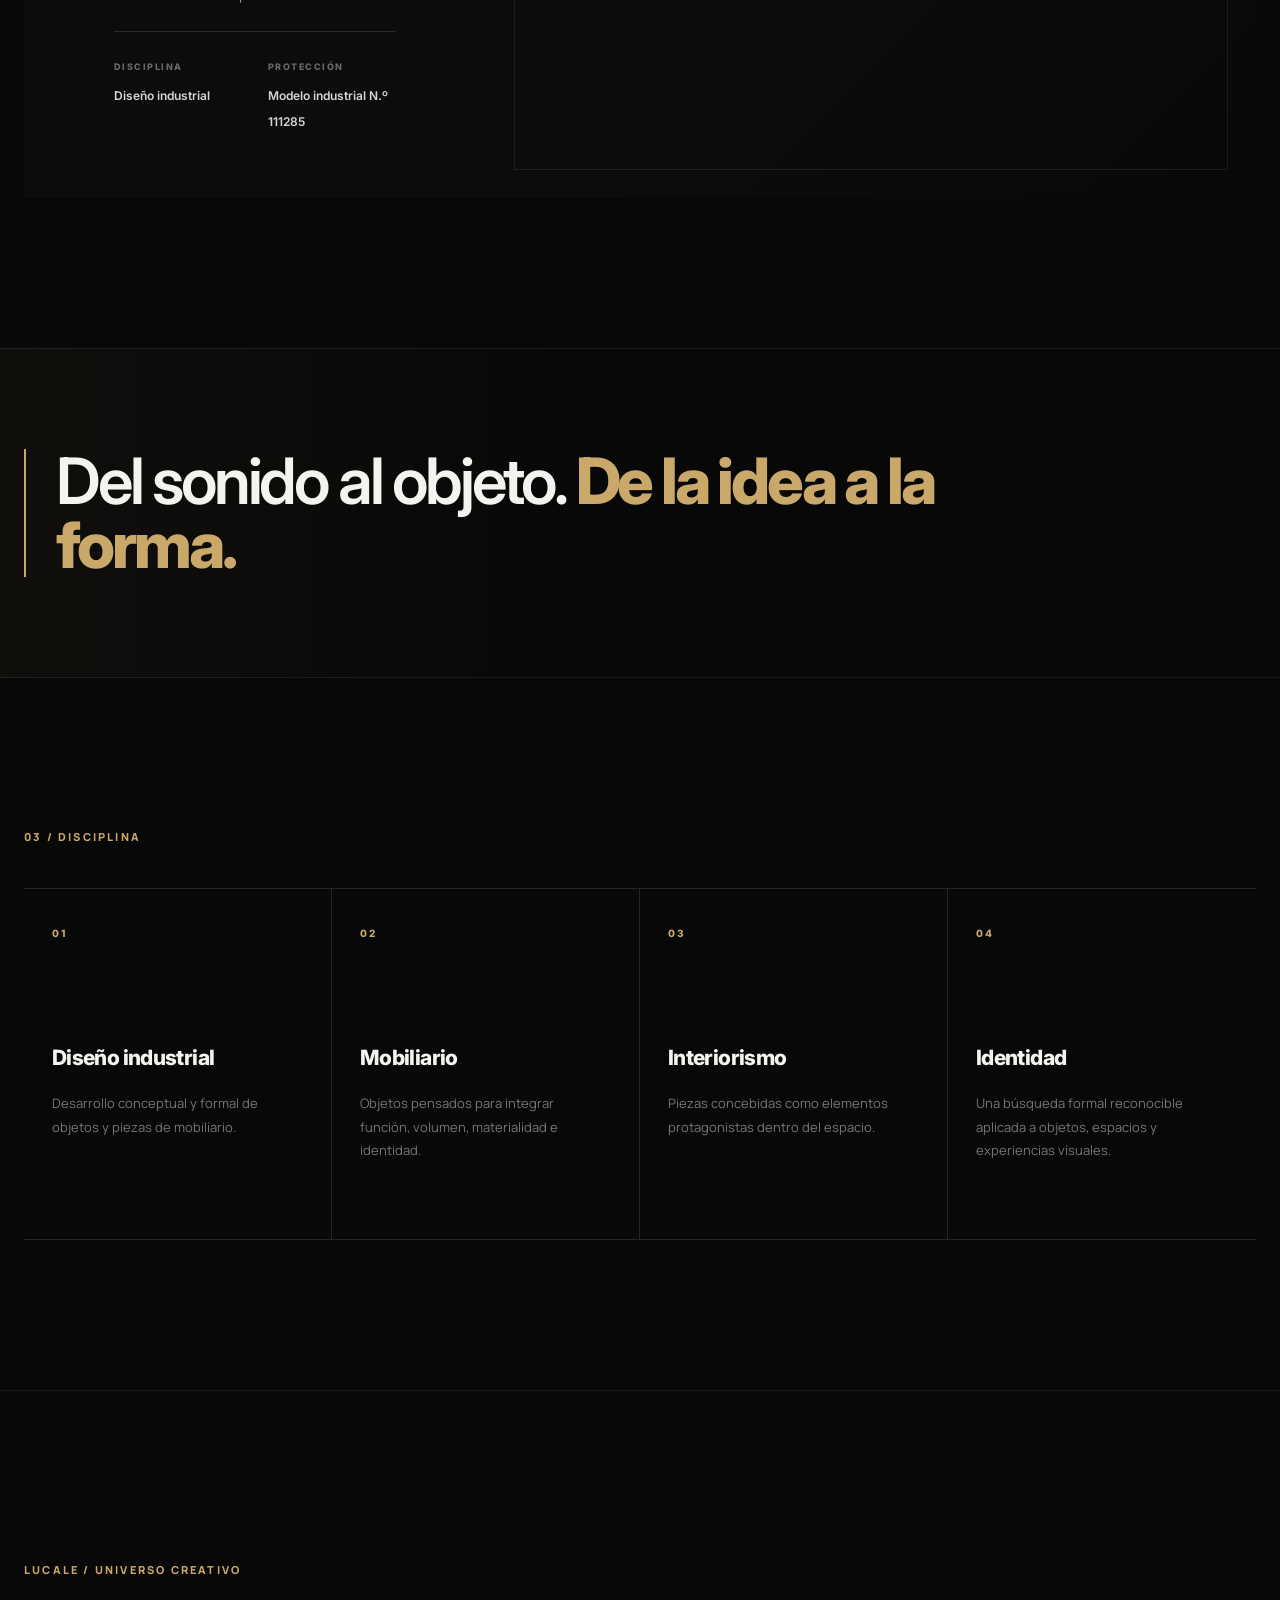
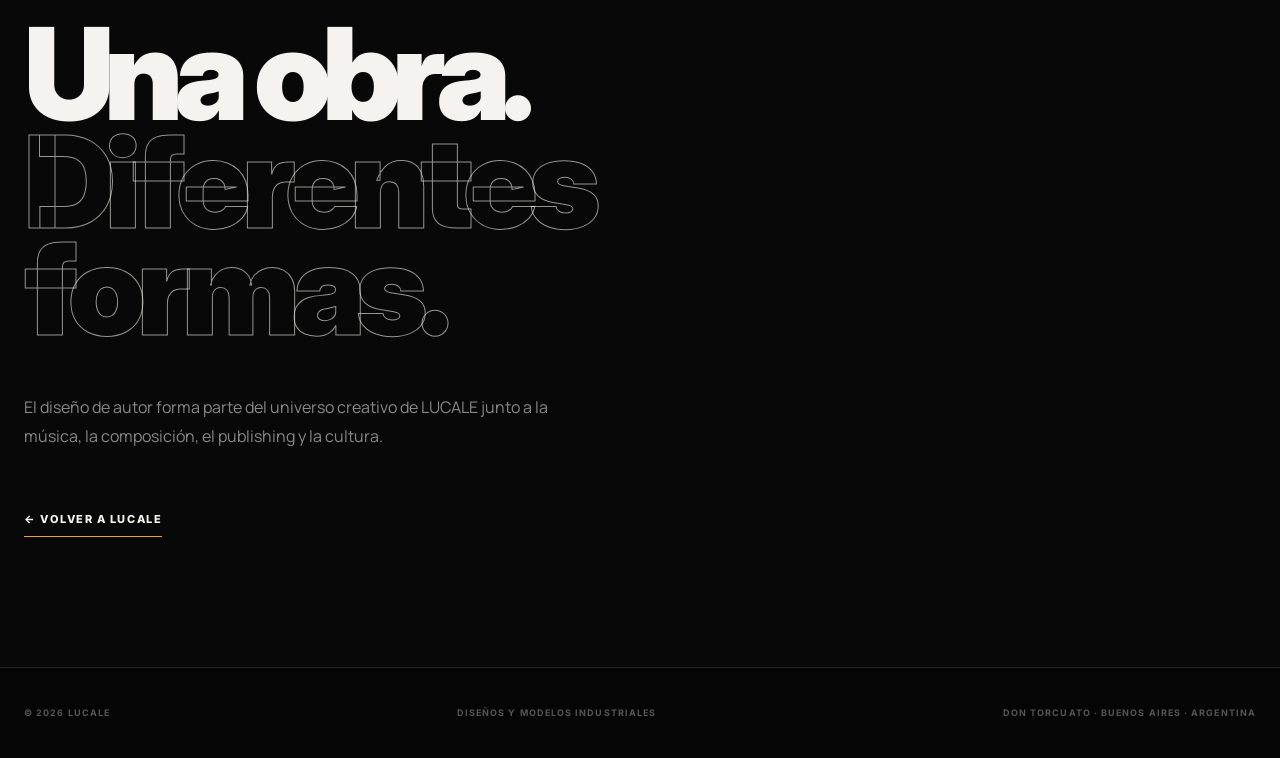
<file: diseno-de-autor/index.html>
<!DOCTYPE html>
<html lang="es">
<head>

   <!-- Adscense -->
<script async src="https://pagead2.googlesyndication.com/pagead/js/adsbygoogle.js?client=ca-pub-6188222884958205"
     crossorigin="anonymous"></script>

    
    <meta charset="UTF-8">

    <meta
        name="viewport"
        content="width=device-width, initial-scale=1.0"
    >

    <meta
        name="theme-color"
        content="#080808"
    >

    <title>Diseño de Autor | LUCALE — FRACTURA + OCTA</title>

    <meta
        name="description"
        content="Diseño de autor de LUCALE. Diseño industrial, mobiliario e interiorismo a través de desarrollos como FRACTURA® y OCTA."
    >

    <meta
        name="author"
        content="LUCALE"
    >

    <meta
        name="robots"
        content="index, follow, max-image-preview:large"
    >

    <link
        rel="canonical"
        href="https://lucalemusic.com.ar/diseno-de-autor/"
    >

    <!-- OPEN GRAPH -->
    <meta
        property="og:type"
        content="website"
    >

    <meta
        property="og:title"
        content="Diseño de Autor | LUCALE"
    >

    <meta
        property="og:description"
        content="FRACTURA® + OCTA. Diseño de autor, diseño industrial y mobiliario desarrollados por LUCALE."
    >

    <meta
        property="og:url"
        content="https://lucalemusic.com.ar/diseno-de-autor/"
    >

    <meta
        property="og:site_name"
        content="LUCALE"
    >

    <!-- TWITTER / X -->
    <meta
        name="twitter:card"
        content="summary_large_image"
    >

    <meta
        name="twitter:title"
        content="Diseño de Autor | LUCALE"
    >

    <meta
        name="twitter:description"
        content="FRACTURA® + OCTA. Diseño industrial y mobiliario de autor desarrollado por LUCALE."
    >

    <!-- FAVICON -->
    <link
        rel="icon"
        type="image/png"
        href="/tridente.png"
    >

    <!-- TIPOGRAFÍAS -->
    <link rel="preconnect" href="https://fonts.googleapis.com">

    <link
        rel="preconnect"
        href="https://fonts.gstatic.com"
        crossorigin
    >

    <link
        href="https://fonts.googleapis.com/css2?family=Inter:wght@400;500;600;700;800;900&family=Manrope:wght@400;500;600;700;800&display=swap"
        rel="stylesheet"
    >

    <!-- DATOS ESTRUCTURADOS -->
    <script type="application/ld+json">
    {
        "@context": "https://schema.org",
        "@type": "WebPage",
        "@id": "https://lucalemusic.com.ar/diseno-de-autor/#webpage",
        "url": "https://lucalemusic.com.ar/diseno-de-autor/",
        "name": "Diseño de Autor | LUCALE",
        "description": "Diseño de autor de LUCALE. Diseño industrial, mobiliario e interiorismo a través de desarrollos como FRACTURA® y OCTA.",
        "isPartOf": {
            "@type": "WebSite",
            "@id": "https://lucalemusic.com.ar/#website",
            "url": "https://lucalemusic.com.ar/",
            "name": "LUCALE"
        },
        "about": [
            {
                "@type": "CreativeWork",
                "name": "FRACTURA®",
                "description": "Desarrollo de diseño de autor aplicado al mobiliario y al interiorismo, basado en una composición geométrica de módulos tapizados con iluminación LED.",
                "identifier": "112746"
            },
            {
                "@type": "CreativeWork",
                "name": "OCTA",
                "description": "Desarrollo de diseño industrial y mobiliario basado en una geometría octogonal aplicada a una pieza de asiento.",
                "identifier": "111285"
            }
        ]
    }
    </script>

    <style>

        /* =========================================================
           LUCALE — DISEÑO DE AUTOR
           Página autocontenida
           ========================================================= */

        :root {
            --black: #080808;
            --black-2: #0d0d0d;
            --black-3: #121212;
            --white: #f4f3ef;
            --muted: #929292;
            --line: rgba(255,255,255,.12);
            --line-soft: rgba(255,255,255,.07);
            --accent: #c9a86a;
            --accent-light: #e1c58c;
            --max: 1380px;
            --radius: 2px;
        }

        * {
            box-sizing: border-box;
            margin: 0;
            padding: 0;
        }

        html {
            scroll-behavior: smooth;
            background: var(--black);
        }

        body {
            background: var(--black);
            color: var(--white);
            font-family: "Inter", sans-serif;
            line-height: 1.6;
            -webkit-font-smoothing: antialiased;
            overflow-x: hidden;
        }

        img {
            display: block;
            max-width: 100%;
        }

        a {
            color: inherit;
            text-decoration: none;
        }

        ::selection {
            background: var(--accent);
            color: #080808;
        }

        /* =========================================================
           GLOBAL
           ========================================================= */

        .design-page {
            min-height: 100vh;
            background:
                radial-gradient(
                    circle at 75% 8%,
                    rgba(201,168,106,.055),
                    transparent 28%
                ),
                var(--black);
        }

        .design-container {
            width: min(
                calc(100% - 48px),
                var(--max)
            );
            margin: 0 auto;
        }

        .design-section-kicker {
            color: var(--accent);
            font-family: "Manrope", sans-serif;
            font-size: 11px;
            font-weight: 800;
            letter-spacing: .2em;
            text-transform: uppercase;
            margin-bottom: 42px;
        }

        /* =========================================================
           HEADER
           ========================================================= */

        .design-header {
            position: sticky;
            top: 0;
            z-index: 100;
            border-bottom: 1px solid var(--line-soft);
            background: rgba(8,8,8,.88);
            backdrop-filter: blur(18px);
            -webkit-backdrop-filter: blur(18px);
        }

        .design-header-inner {
            width: min(
                calc(100% - 48px),
                var(--max)
            );
            min-height: 78px;
            margin: auto;

            display: flex;
            align-items: center;
            justify-content: space-between;
            gap: 30px;
        }

        .design-brand {
            font-size: 17px;
            font-weight: 900;
            letter-spacing: .16em;
        }

        .design-header-nav {
            display: flex;
            align-items: center;
            gap: 30px;
        }

        .design-header-nav a {
            color: #bdbdbd;
            font-size: 11px;
            font-weight: 700;
            letter-spacing: .12em;
            text-transform: uppercase;
            transition: color .25s ease;
        }

        .design-header-nav a:hover {
            color: var(--white);
        }

        /* =========================================================
           HERO
           ========================================================= */

        .design-hero {
            position: relative;
            min-height: 760px;
            display: flex;
            align-items: center;
            border-bottom: 1px solid var(--line-soft);
            overflow: hidden;

            background:
                linear-gradient(
                    90deg,
                    rgba(8,8,8,1) 0%,
                    rgba(8,8,8,.96) 40%,
                    rgba(8,8,8,.64) 72%,
                    rgba(8,8,8,.9) 100%
                ),
                radial-gradient(
                    circle at 82% 48%,
                    rgba(201,168,106,.10),
                    transparent 32%
                );
        }

        .design-hero::after {
            content: "";
            position: absolute;
            right: -12%;
            top: 5%;
            width: 62vw;
            height: 62vw;
            max-width: 900px;
            max-height: 900px;

            border: 1px solid rgba(201,168,106,.14);
            transform: rotate(45deg);
            pointer-events: none;
        }

        .design-hero-content {
            position: relative;
            z-index: 2;
            padding: 130px 0;
        }

        .design-eyebrow {
            margin-bottom: 28px;
            color: var(--accent);
            font-size: 11px;
            font-weight: 800;
            letter-spacing: .25em;
        }

        .design-hero h1 {
            max-width: 900px;

            font-size: clamp(
                72px,
                10vw,
                160px
            );

            line-height: .86;
            letter-spacing: -.075em;
            font-weight: 900;
        }

        .design-hero h1 span {
            display: block;
            color: transparent;
            -webkit-text-stroke: 1px rgba(244,243,239,.7);
        }

        .design-hero-intro {
            max-width: 620px;
            margin-top: 48px;

            color: #b4b4b4;
            font-family: "Manrope", sans-serif;
            font-size: clamp(17px, 2vw, 22px);
            line-height: 1.65;
        }

        .design-hero-meta {
            position: absolute;
            right: max(
                24px,
                calc((100vw - var(--max)) / 2)
            );
            bottom: 54px;
            z-index: 3;

            width: 230px;
            padding-top: 16px;
            border-top: 1px solid var(--accent);
        }

        .design-hero-meta-label {
            color: var(--accent);
            font-size: 9px;
            font-weight: 800;
            letter-spacing: .18em;
            margin-bottom: 9px;
        }

        .design-hero-meta p {
            color: #888;
            font-size: 11px;
            line-height: 1.8;
            text-transform: uppercase;
            letter-spacing: .08em;
        }

        /* =========================================================
           MANIFESTO
           ========================================================= */

        .design-manifesto {
            padding: 150px 0;
            border-bottom: 1px solid var(--line-soft);
        }

        .design-manifesto-grid {
            display: grid;
            grid-template-columns: minmax(300px, .9fr) minmax(320px, 1fr);
            gap: 120px;
            align-items: start;
        }

        .design-manifesto-title {
            font-size: clamp(52px, 7vw, 105px);
            line-height: .9;
            letter-spacing: -.065em;
            font-weight: 800;
        }

        .design-manifesto-copy {
            max-width: 620px;
            padding-top: 8px;
        }

        .design-manifesto-copy p {
            margin-bottom: 28px;
            color: #aaa;
            font-family: "Manrope", sans-serif;
            font-size: 17px;
            line-height: 1.85;
        }

        .design-manifesto-copy p:last-child {
            margin-bottom: 0;
        }

        /* =========================================================
           PROJECTS
           ========================================================= */

        .design-projects {
            padding: 150px 0;
        }

        .design-projects-heading {
            display: flex;
            align-items: end;
            justify-content: space-between;
            gap: 50px;
            margin-bottom: 90px;
        }

        .design-projects-heading h2 {
            font-size: clamp(52px, 7vw, 105px);
            line-height: .9;
            letter-spacing: -.06em;
            font-weight: 900;
        }

        .design-projects-heading p {
            max-width: 390px;
            color: #858585;
            font-size: 13px;
            line-height: 1.8;
        }

        /* =========================================================
           PROJECT CARD
           ========================================================= */

        .design-project {
            display: grid;
            grid-template-columns: 1.25fr .75fr;
            min-height: 720px;
            border-top: 1px solid var(--line);
        }

        .design-project.reverse {
            grid-template-columns: .75fr 1.25fr;
        }

        .design-project.reverse .design-project-visual {
            order: 2;
        }

        .design-project.reverse .design-project-info {
            order: 1;
        }

        .design-project-visual {
            position: relative;
            min-height: 650px;
            overflow: hidden;

            background:
                radial-gradient(
                    circle at 50% 50%,
                    rgba(201,168,106,.12),
                    transparent 35%
                ),
                linear-gradient(
                    135deg,
                    #111 0%,
                    #080808 100%
                );
        }

        /*
         * PARA COLOCAR IMÁGENES:
         *
         * FRACTURA:
         * reemplazar la variable --project-image-fractura
         *
         * OCTA:
         * reemplazar la variable --project-image-octa
         */

        #fractura .design-project-visual::before {
            content: "";
            position: absolute;
            inset: 0;

            background-image:
                linear-gradient(
                    90deg,
                    rgba(8,8,8,.15),
                    rgba(8,8,8,.15)
                ),
                var(--project-image-fractura, none);

            background-size: cover;
            background-position: center;
        }

        #octa .design-project-visual::before {
            content: "";
            position: absolute;
            inset: 0;

            background-image:
                linear-gradient(
                    90deg,
                    rgba(8,8,8,.12),
                    rgba(8,8,8,.12)
                ),
                var(--project-image-octa, none);

            background-size: cover;
            background-position: center;
        }

        .design-project-visual::after {
            content: "";
            position: absolute;
            inset: 28px;
            border: 1px solid rgba(255,255,255,.08);
            pointer-events: none;
        }

        .design-project-number {
            position: absolute;
            top: 34px;
            left: 34px;
            z-index: 2;

            color: var(--accent);
            font-family: "Manrope", sans-serif;
            font-size: 11px;
            font-weight: 800;
            letter-spacing: .15em;
        }

        .design-project-info {
            display: flex;
            flex-direction: column;
            justify-content: space-between;

            padding: 78px 7vw 65px 7vw;
            background: #0c0c0c;
        }

        .design-project-code {
            margin-bottom: 30px;

            color: var(--accent);
            font-size: 10px;
            font-weight: 800;
            letter-spacing: .18em;
        }

        .design-project-info h3 {
            margin-bottom: 42px;

            font-size: clamp(44px, 5vw, 78px);
            line-height: .9;
            letter-spacing: -.065em;
            font-weight: 900;
        }

        .design-project-info h3 span {
            display: block;
            margin-top: 12px;

            color: #777;
            font-size: 11px;
            font-family: "Manrope", sans-serif;
            font-weight: 700;
            letter-spacing: .16em;
            line-height: 1.5;
            text-transform: uppercase;
        }

        .design-project-description {
            max-width: 520px;
        }

        .design-project-description p {
            margin-bottom: 23px;

            color: #9d9d9d;
            font-family: "Manrope", sans-serif;
            font-size: 15px;
            line-height: 1.85;
        }

        .design-project-description strong {
            color: var(--white);
            font-weight: 700;
        }

        .design-project-data {
            display: grid;
            grid-template-columns: 1fr 1fr;
            gap: 25px;

            padding-top: 28px;
            border-top: 1px solid var(--line);
        }

        .design-project-data-item small {
            display: block;
            margin-bottom: 8px;

            color: #686868;
            font-size: 9px;
            font-weight: 800;
            letter-spacing: .17em;
        }

        .design-project-data-item strong {
            color: #d5d5d5;
            font-size: 12px;
            font-weight: 600;
            line-height: 1.5;
        }

        /* =========================================================
           STATEMENT
           ========================================================= */

        .design-statement {
            padding: 100px 0;
            border-top: 1px solid var(--line-soft);
            border-bottom: 1px solid var(--line-soft);

            background:
                linear-gradient(
                    90deg,
                    rgba(201,168,106,.04),
                    transparent 45%
                );
        }

        .design-statement-inner {
            position: relative;
            padding-left: 30px;
            border-left: 2px solid var(--accent);
        }

        .design-statement p {
            max-width: 1000px;

            font-size: clamp(
                34px,
                5vw,
                72px
            );

            line-height: 1;
            letter-spacing: -.05em;
            font-weight: 600;
        }

        .design-statement strong {
            color: var(--accent);
            font-weight: 800;
        }

        /* =========================================================
           DISCIPLINES
           ========================================================= */

        .design-disciplines {
            padding: 150px 0;
        }

        .design-disciplines-grid {
            display: grid;
            grid-template-columns: repeat(4, 1fr);
            border-top: 1px solid var(--line);
            border-bottom: 1px solid var(--line);
        }

        .design-discipline {
            position: relative;
            min-height: 350px;
            padding: 36px 28px 40px;

            border-right: 1px solid var(--line);
        }

        .design-discipline:last-child {
            border-right: 0;
        }

        .design-discipline-number {
            display: block;
            margin-bottom: 100px;

            color: var(--accent);
            font-size: 10px;
            font-weight: 800;
            letter-spacing: .16em;
        }

        .design-discipline h3 {
            margin-bottom: 18px;

            font-size: 21px;
            letter-spacing: -.03em;
            font-weight: 800;
        }

        .design-discipline p {
            max-width: 230px;

            color: #777;
            font-family: "Manrope", sans-serif;
            font-size: 13px;
            line-height: 1.8;
        }

        /* =========================================================
           CLOSING
           ========================================================= */

        .design-closing {
            padding: 170px 0 130px;
            border-top: 1px solid var(--line-soft);
        }

        .design-closing h2 {
            max-width: 1000px;

            font-size: clamp(
                68px,
                10vw,
                150px
            );

            line-height: .84;
            letter-spacing: -.075em;
            font-weight: 900;
        }

        .design-closing h2 span {
            color: transparent;
            -webkit-text-stroke: 1px rgba(244,243,239,.6);
        }

        .design-closing p {
            max-width: 550px;
            margin-top: 50px;

            color: #888;
            font-family: "Manrope", sans-serif;
            font-size: 16px;
            line-height: 1.8;
        }

        .design-back {
            display: inline-flex;
            margin-top: 60px;
            padding-bottom: 8px;

            border-bottom: 1px solid var(--accent);

            color: var(--white);
            font-size: 11px;
            font-weight: 800;
            letter-spacing: .14em;
            text-transform: uppercase;

            transition:
                color .25s ease,
                border-color .25s ease;
        }

        .design-back:hover {
            color: var(--accent);
        }

        /* =========================================================
           FOOTER
           ========================================================= */

        .design-footer {
            border-top: 1px solid var(--line);
            background: #050505;
        }

        .design-footer-inner {
            width: min(
                calc(100% - 48px),
                var(--max)
            );
            min-height: 90px;
            margin: auto;

            display: flex;
            align-items: center;
            justify-content: space-between;
            gap: 25px;

            color: #555;
            font-size: 9px;
            font-weight: 700;
            letter-spacing: .12em;
            text-transform: uppercase;
        }

        /* =========================================================
           TABLET
           ========================================================= */

        @media (max-width: 1000px) {

            .design-hero {
                min-height: 680px;
            }

            .design-manifesto-grid {
                gap: 60px;
            }

            .design-project,
            .design-project.reverse {
                grid-template-columns: 1fr;
            }

            .design-project.reverse .design-project-visual,
            .design-project.reverse .design-project-info {
                order: initial;
            }

            .design-project-visual {
                min-height: 560px;
            }

            .design-project-info {
                padding: 65px 50px;
            }

            .design-disciplines-grid {
                grid-template-columns: 1fr 1fr;
            }

            .design-discipline:nth-child(2) {
                border-right: 0;
            }

            .design-discipline:nth-child(-n+2) {
                border-bottom: 1px solid var(--line);
            }
        }

        /* =========================================================
           MOBILE
           ========================================================= */

        @media (max-width: 700px) {

            .design-container,
            .design-header-inner,
            .design-footer-inner {
                width: min(
                    calc(100% - 32px),
                    var(--max)
                );
            }

            .design-header-inner {
                min-height: 68px;
            }

            .design-header-nav {
                gap: 13px;
            }

            .design-header-nav a:nth-child(2),
            .design-header-nav a:nth-child(3) {
                display: none;
            }

            .design-brand {
                font-size: 15px;
            }

            .design-hero {
                min-height: 650px;
            }

            .design-hero-content {
                padding: 100px 0 150px;
            }

            .design-hero h1 {
                font-size: clamp(
                    65px,
                    19vw,
                    110px
                );
            }

            .design-hero-intro {
                margin-top: 35px;
                font-size: 16px;
            }

            .design-hero-meta {
                left: 16px;
                right: auto;
                bottom: 38px;
                width: 210px;
            }

            .design-manifesto,
            .design-projects,
            .design-disciplines {
                padding: 100px 0;
            }

            .design-manifesto-grid {
                grid-template-columns: 1fr;
                gap: 50px;
            }

            .design-manifesto-title {
                font-size: 65px;
            }

            .design-projects-heading {
                display: block;
                margin-bottom: 60px;
            }

            .design-projects-heading h2 {
                margin-bottom: 30px;
            }

            .design-project {
                min-height: auto;
            }

            .design-project-visual {
                min-height: 390px;
            }

            .design-project-visual::after {
                inset: 18px;
            }

            .design-project-number {
                top: 25px;
                left: 25px;
            }

            .design-project-info {
                padding: 55px 25px;
            }

            .design-project-info h3 {
                font-size: 52px;
            }

            .design-project-data {
                grid-template-columns: 1fr;
                gap: 20px;
            }

            .design-statement {
                padding: 80px 0;
            }

            .design-statement-inner {
                padding-left: 20px;
            }

            .design-statement p {
                font-size: 36px;
            }

            .design-disciplines-grid {
                grid-template-columns: 1fr;
            }

            .design-discipline,
            .design-discipline:nth-child(2) {
                min-height: 270px;
                border-right: 0;
                border-bottom: 1px solid var(--line);
            }

            .design-discipline:last-child {
                border-bottom: 0;
            }

            .design-discipline-number {
                margin-bottom: 65px;
            }

            .design-closing {
                padding: 110px 0 90px;
            }

            .design-closing h2 {
                font-size: 67px;
            }

            .design-footer-inner {
                min-height: 120px;
                padding: 25px 0;

                align-items: flex-start;
                justify-content: center;
                flex-direction: column;
                gap: 10px;
            }
        }

        /* =========================================================
           REDUCCIÓN DE MOVIMIENTO
           ========================================================= */

        @media (prefers-reduced-motion: reduce) {

            html {
                scroll-behavior: auto;
            }

            *,
            *::before,
            *::after {
                transition: none !important;
            }
        }

    </style>

</head>

<body>

<div class="design-page">

    <!-- =========================================================
         HEADER
         ========================================================= -->

    <header class="design-header">

        <div class="design-header-inner">

            <a
                href="/"
                class="design-brand"
                aria-label="LUCALE — Inicio"
            >
                LUCALE
            </a>

            <nav
                class="design-header-nav"
                aria-label="Navegación de diseño"
            >

                <a href="#proyectos">
                    Proyectos
                </a>

                <a href="#disciplina">
                    Disciplina
                </a>

                <a href="/biografia/">
                    Biografía
                </a>

                <a href="/#contacto">
                    Contacto
                </a>

            </nav>

        </div>

    </header>


    <main>

        <!-- =====================================================
             HERO
             ===================================================== -->

        <section
            class="design-hero"
            aria-labelledby="design-title"
        >

            <div class="design-container design-hero-content">

                <div class="design-eyebrow">
                    MODELOS INDUSTRIALES
                </div>

                <h1 id="design-title">
                    Diseño
                    <span>
                        de autor
                    </span>
                </h1>

                <p class="design-hero-intro">
                    Una línea de desarrollos que cruza
                    diseño industrial, mobiliario,
                    interiorismo e identidad visual
                    desde una perspectiva artística propia.
                </p>

            </div>

            <aside class="design-hero-meta">

                <div>

                    <div class="design-hero-meta-label">
                        DISCIPLINA
                    </div>

                    <p>
                        Concepto · Diseño · Desarrollo ·
                        Mobiliario · Interiorismo
                    </p>

                </div>

            </aside>

        </section>


        <!-- =====================================================
             MANIFIESTO
             ===================================================== -->

        <section
            class="design-manifesto"
            aria-labelledby="manifesto-title"
        >

            <div class="design-container">

                <div class="design-section-kicker">
                    01 / CONCEPTO
                </div>

                <div class="design-manifesto-grid">

                    <h2
                        id="manifesto-title"
                        class="design-manifesto-title"
                    >
                        Diseñar<br>
                        también<br>
                        es crear.
                    </h2>

                    <div class="design-manifesto-copy">

                        <p>
                            El universo creativo de LUCALE no se
                            limita a la música. El proceso artístico
                            también se extiende hacia el objeto,
                            el espacio y la materia.
                        </p>

                        <p>
                            Desde esa perspectiva surgen desarrollos
                            de mobiliario y diseño de autor concebidos
                            para construir una identidad visual propia,
                            combinando geometría, materialidad,
                            iluminación y funcionalidad.
                        </p>

                        <p>
                            El diseño funciona como otra forma de
                            expresión: no como una disciplina separada
                            de la obra artística, sino como una extensión
                            de ella.
                        </p>

                    </div>

                </div>

            </div>

        </section>


        <!-- =====================================================
             PROYECTOS
             ===================================================== -->

        <section
            id="proyectos"
            class="design-projects"
            aria-labelledby="projects-title"
        >

            <div class="design-container">

                <div class="design-section-kicker">
                    02 / DESARROLLOS
                </div>

                <div class="design-projects-heading">

                    <h2 id="projects-title">
                        Proyectos
                    </h2>

                    <p>
                        Dos desarrollos que representan
                        actualmente el universo de diseño
                        industrial y mobiliario asociado
                        a LUCALE.
                    </p>

                </div>


                <!-- =================================================
                     FRACTURA
                     ================================================= -->

                <article
                    class="design-project"
                    id="fractura"
                    aria-labelledby="fractura-title"
                >

                    <div
                        class="design-project-visual"
                        aria-label="Imagen de FRACTURA®"
                    >

                        <span class="design-project-number">
                            01
                        </span>

                    </div>


                    <div class="design-project-info">

                        <div>

                            <div class="design-project-code">
                                DESARROLLO / 01
                            </div>

                            <h3 id="fractura-title">

                                FRACTURA

                                <span>
                                    Mobiliario + iluminación
                                </span>

                            </h3>

                            <div class="design-project-description">

                                <p>
                                    <strong>FRACTURA</strong> es un
                                    desarrollo de diseño de autor aplicado
                                    al mobiliario y al interiorismo.
                                </p>

                                <p>
                                    El concepto parte de una composición
                                    geométrica de módulos tapizados,
                                    atravesada por una fractura central
                                    que incorpora iluminación LED.
                                </p>

                                <p>
                                    La pieza busca funcionar como un
                                    elemento arquitectónico dentro del
                                    dormitorio, combinando volumen,
                                    textura, iluminación y composición.
                                </p>

                            </div>

                        </div>


                        <div class="design-project-data">

                            <div class="design-project-data-item">

                                <small>
                                    DISCIPLINA
                                </small>

                                <strong>
                                    Diseño de mobiliario
                                </strong>

                            </div>

                            <div class="design-project-data-item">

                                <small>
                                    PROTECCIÓN
                                </small>

                                <strong>
                                    Modelo industrial
                                    N.º 112746
                                </strong>

                            </div>

                        </div>

                    </div>

                </article>


                <!-- =================================================
                     OCTA
                     ================================================= -->

                <article
                    class="design-project reverse"
                    id="octa"
                    aria-labelledby="octa-title"
                >

                    <div
                        class="design-project-visual"
                        aria-label="Imagen de OCTA"
                    >

                        <span class="design-project-number">
                            02
                        </span>

                    </div>


                    <div class="design-project-info">

                        <div>

                            <div class="design-project-code">
                                DESARROLLO / 02
                            </div>

                            <h3 id="octa-title">

                                OCTA

                                <span>
                                    Diseño industrial
                                </span>

                            </h3>

                            <div class="design-project-description">

                                <p>
                                    <strong>OCTA</strong> es un desarrollo
                                    de mobiliario basado en una geometría
                                    octogonal aplicada a una pieza de asiento.
                                </p>

                                <p>
                                    El proyecto explora la relación entre
                                    estructura, proporción, volumen y
                                    lenguaje visual para construir un objeto
                                    reconocible desde diferentes ángulos.
                                </p>

                                <p>
                                    Su desarrollo forma parte de la
                                    investigación de LUCALE sobre identidad
                                    formal aplicada al mobiliario.
                                </p>

                            </div>

                        </div>


                        <div class="design-project-data">

                            <div class="design-project-data-item">

                                <small>
                                    DISCIPLINA
                                </small>

                                <strong>
                                    Diseño industrial
                                </strong>

                            </div>

                            <div class="design-project-data-item">

                                <small>
                                    PROTECCIÓN
                                </small>

                                <strong>
                                    Modelo industrial
                                    N.º 111285
                                </strong>

                            </div>

                        </div>

                    </div>

                </article>

            </div>

        </section>


        <!-- =====================================================
             STATEMENT
             ===================================================== -->

        <section
            class="design-statement"
            aria-label="Declaración de diseño"
        >

            <div class="design-container">

                <div class="design-statement-inner">

                    <p>
                        Del sonido al objeto.
                        <strong>
                            De la idea a la forma.
                        </strong>
                    </p>

                </div>

            </div>

        </section>


        <!-- =====================================================
             DISCIPLINAS
             ===================================================== -->

        <section
            id="disciplina"
            class="design-disciplines"
            aria-labelledby="disciplines-title"
        >

            <div class="design-container">

                <div class="design-section-kicker">
                    03 / DISCIPLINA
                </div>

                <div
                    class="design-disciplines-grid"
                    id="disciplines-title"
                >

                    <article class="design-discipline">

                        <span class="design-discipline-number">
                            01
                        </span>

                        <h3>
                            Diseño industrial
                        </h3>

                        <p>
                            Desarrollo conceptual y formal
                            de objetos y piezas de mobiliario.
                        </p>

                    </article>


                    <article class="design-discipline">

                        <span class="design-discipline-number">
                            02
                        </span>

                        <h3>
                            Mobiliario
                        </h3>

                        <p>
                            Objetos pensados para integrar
                            función, volumen, materialidad
                            e identidad.
                        </p>

                    </article>


                    <article class="design-discipline">

                        <span class="design-discipline-number">
                            03
                        </span>

                        <h3>
                            Interiorismo
                        </h3>

                        <p>
                            Piezas concebidas como elementos
                            protagonistas dentro del espacio.
                        </p>

                    </article>


                    <article class="design-discipline">

                        <span class="design-discipline-number">
                            04
                        </span>

                        <h3>
                            Identidad
                        </h3>

                        <p>
                            Una búsqueda formal reconocible
                            aplicada a objetos, espacios
                            y experiencias visuales.
                        </p>

                    </article>

                </div>

            </div>

        </section>


        <!-- =====================================================
             CIERRE
             ===================================================== -->

        <section
            class="design-closing"
            aria-labelledby="closing-title"
        >

            <div class="design-container">

                <div class="design-section-kicker">
                    LUCALE / UNIVERSO CREATIVO
                </div>

                <h2 id="closing-title">

                    Una obra.<br>

                    <span>
                        Diferentes formas.
                    </span>

                </h2>

                <p>
                    El diseño de autor forma parte del universo
                    creativo de LUCALE junto a la música,
                    la composición, el publishing y la cultura.
                </p>

                <a
                    href="/"
                    class="design-back"
                >
                    ← Volver a LUCALE
                </a>

            </div>

        </section>

    </main>


    <!-- =========================================================
         FOOTER
         ========================================================= -->

    <footer class="design-footer">

        <div class="design-footer-inner">

            <span>
                © 2026 LUCALE
            </span>

            <span>
                Diseños y Modelos Industriales
            </span>

            <span>
                Don Torcuato · Buenos Aires · Argentina
            </span>

        </div>

    </footer>

</div>

</body>
</html>
</file>
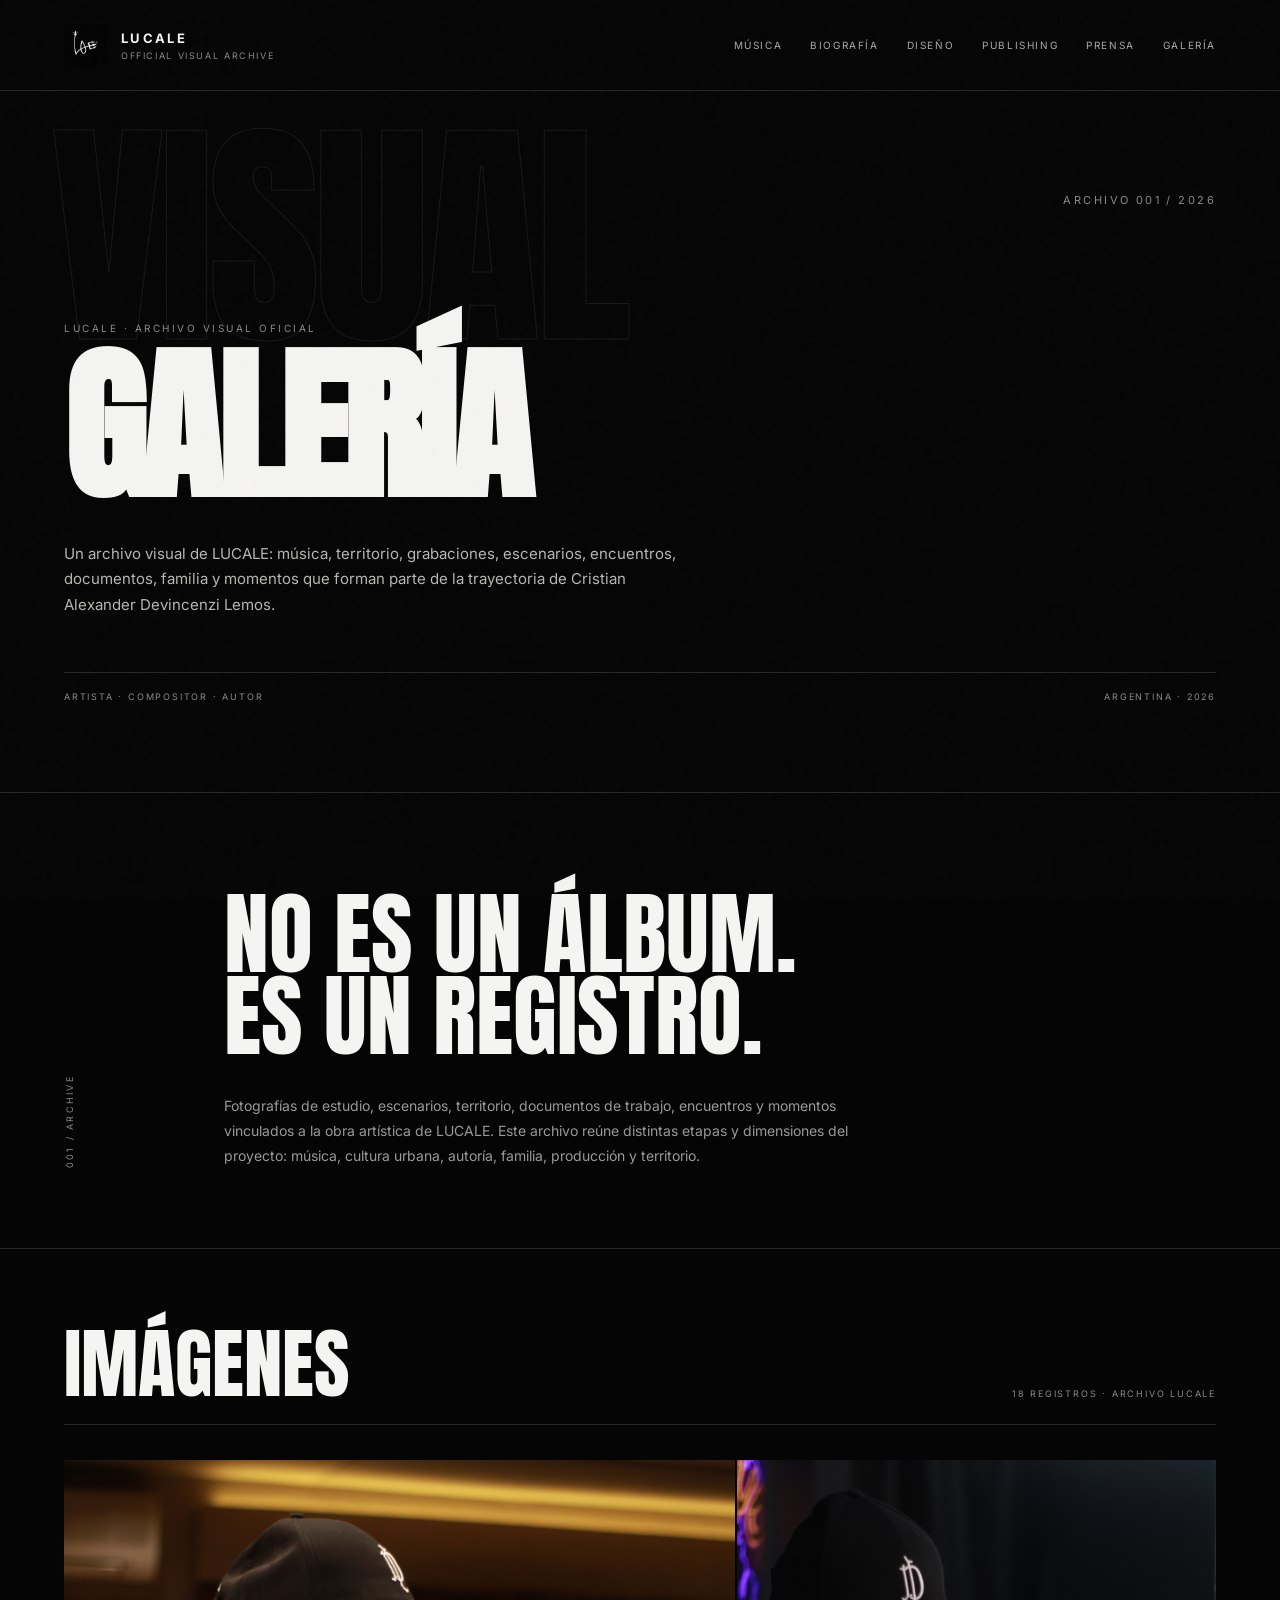
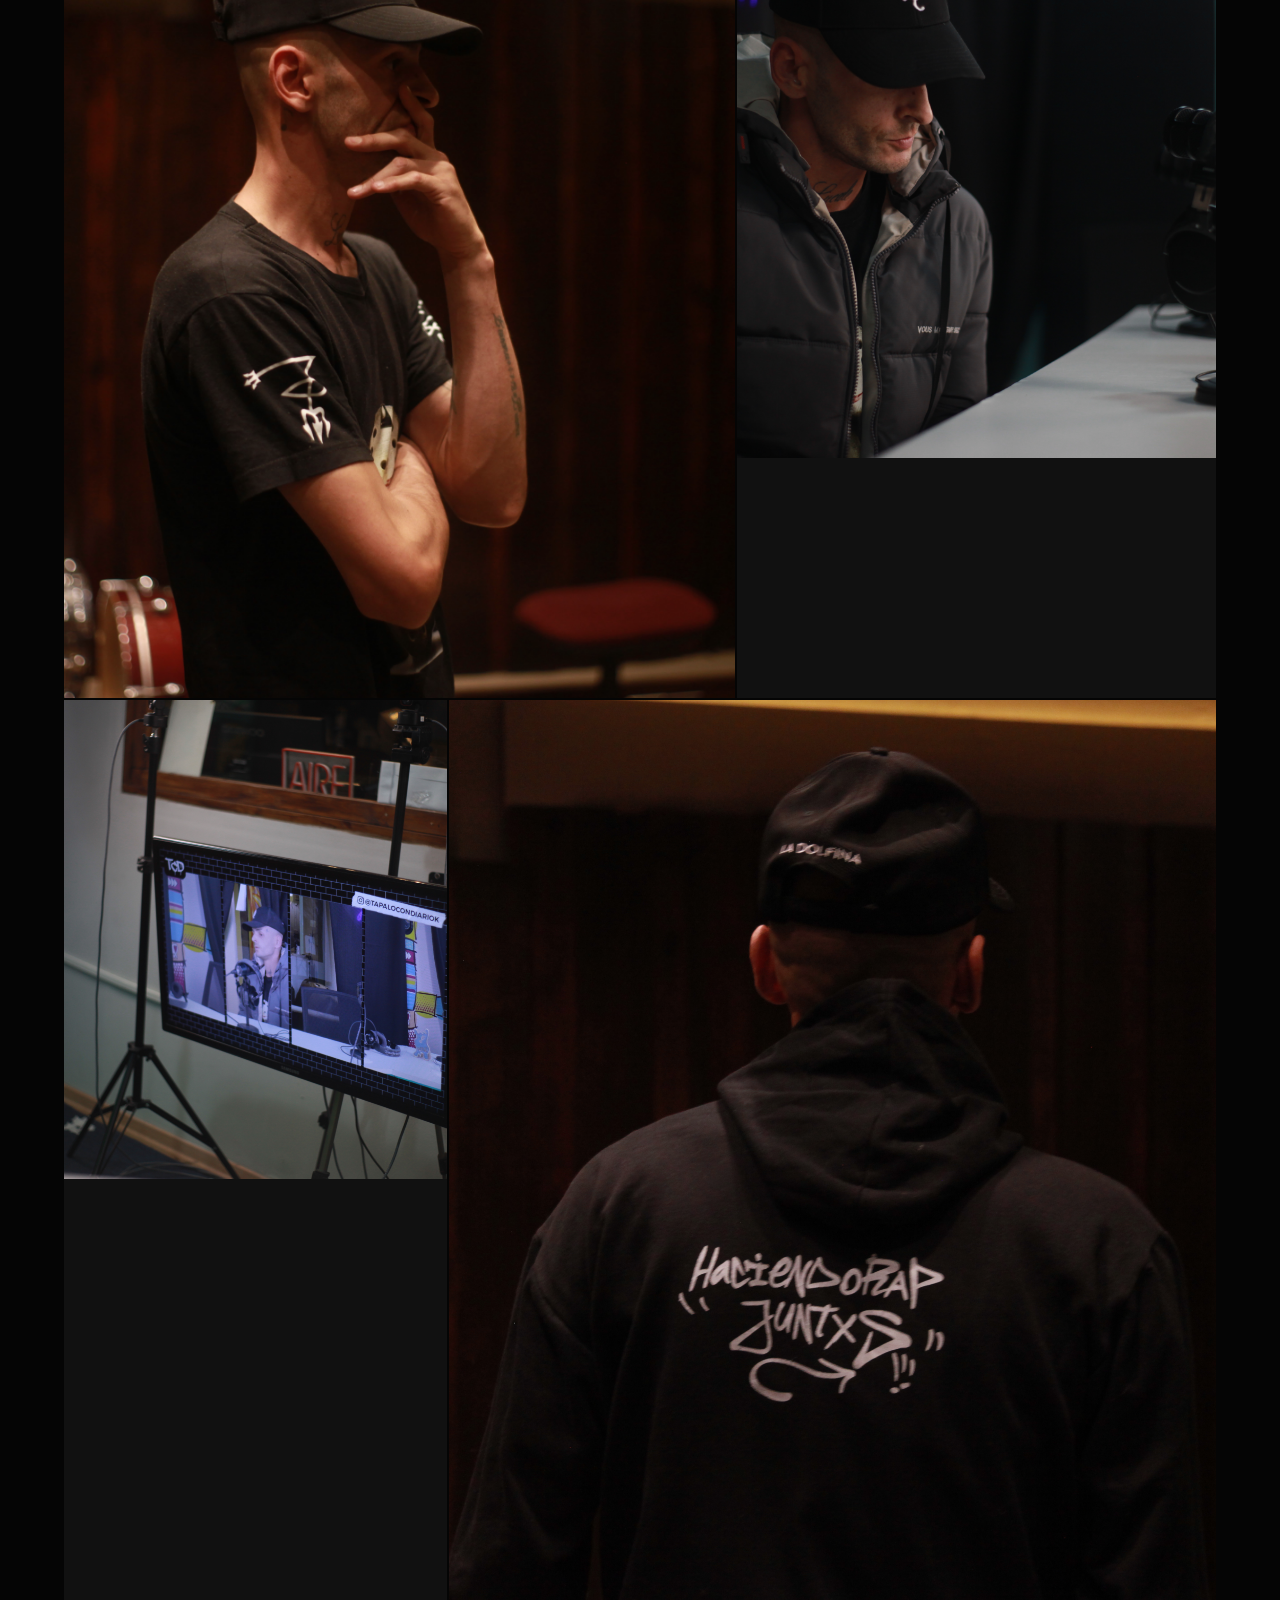
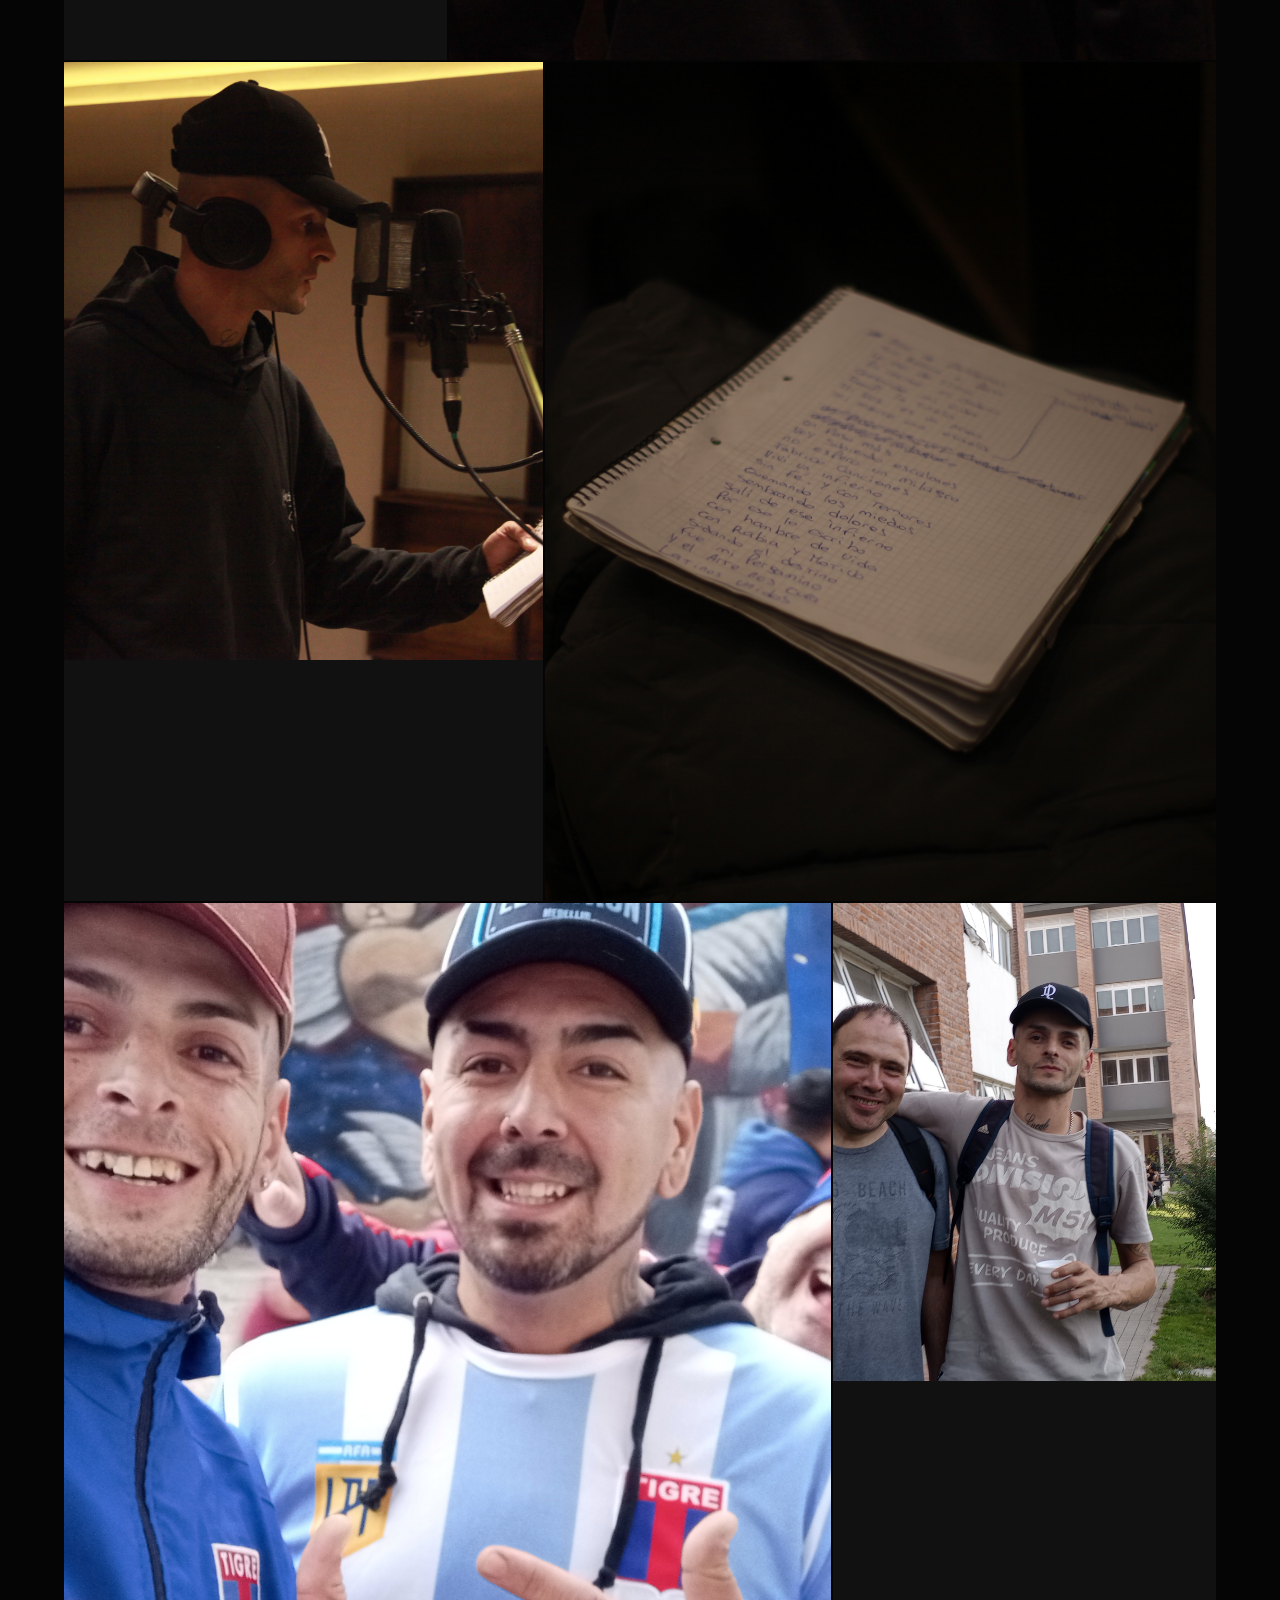
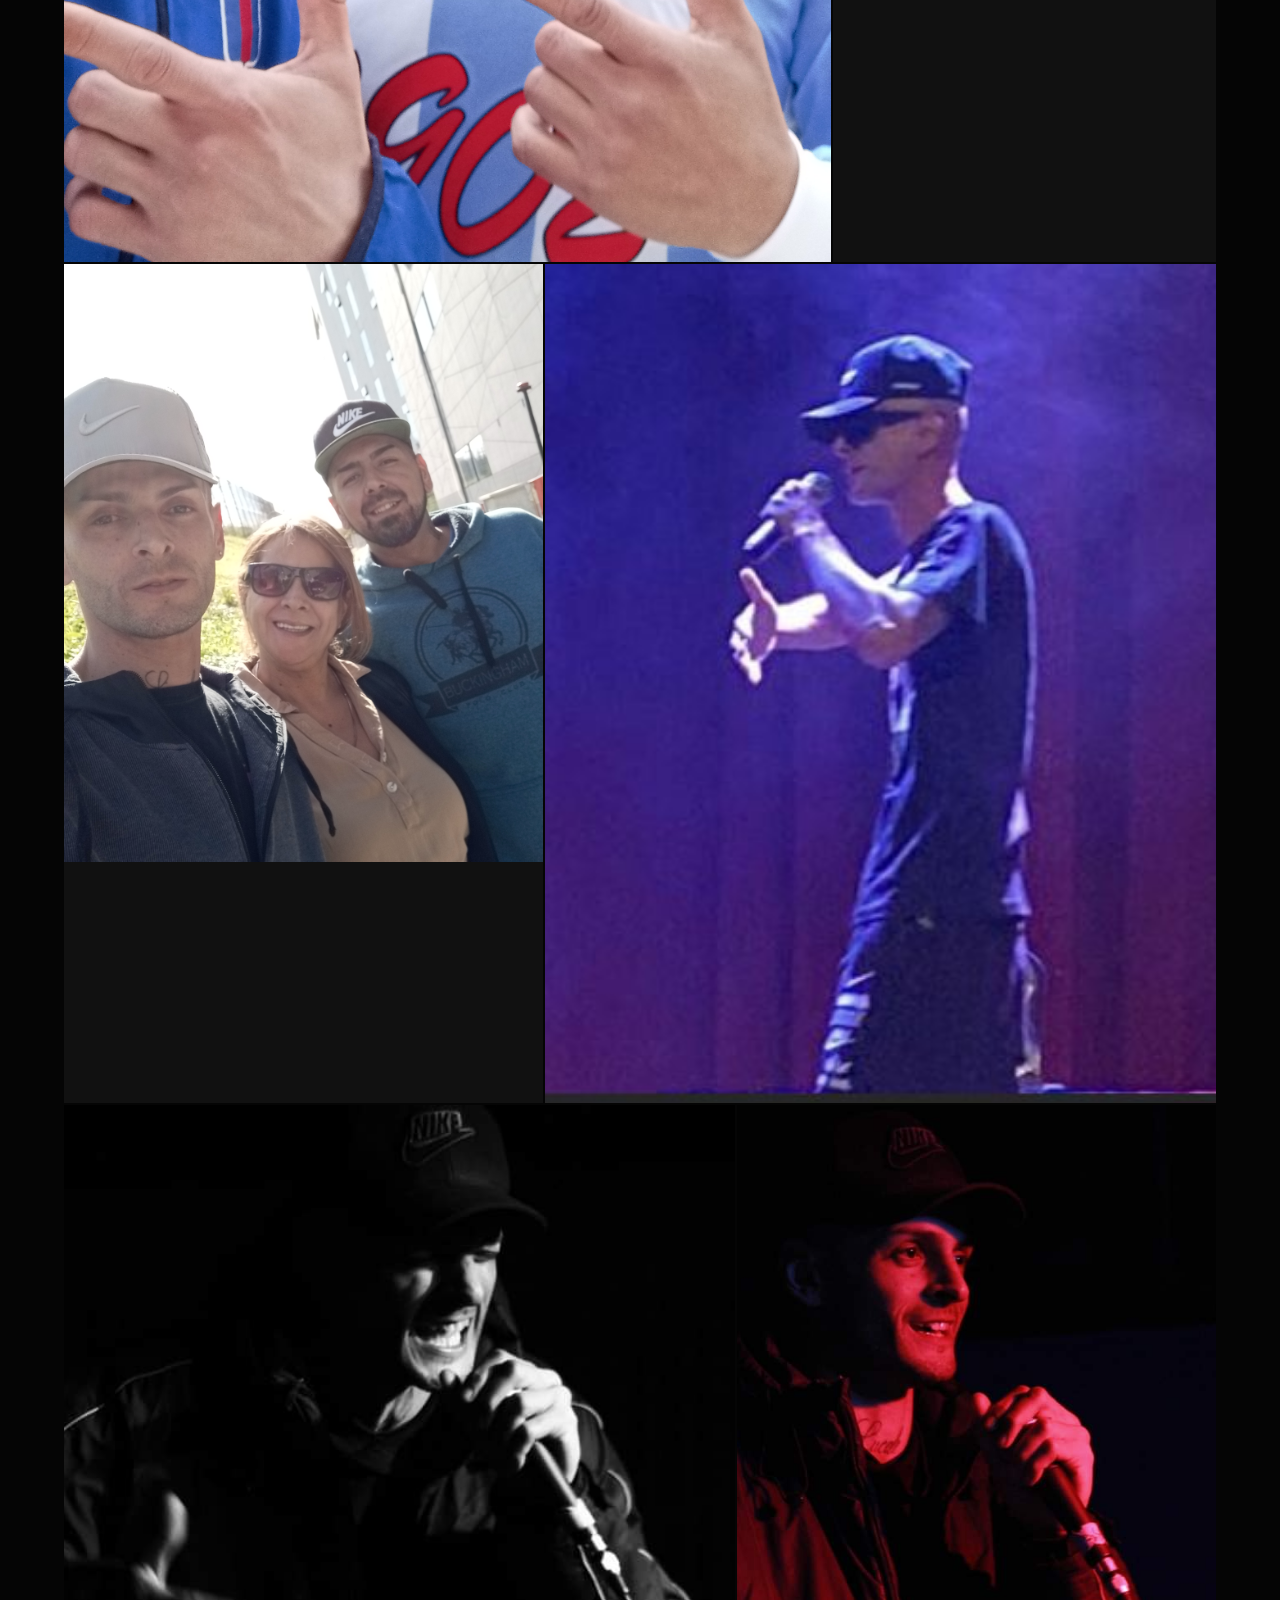
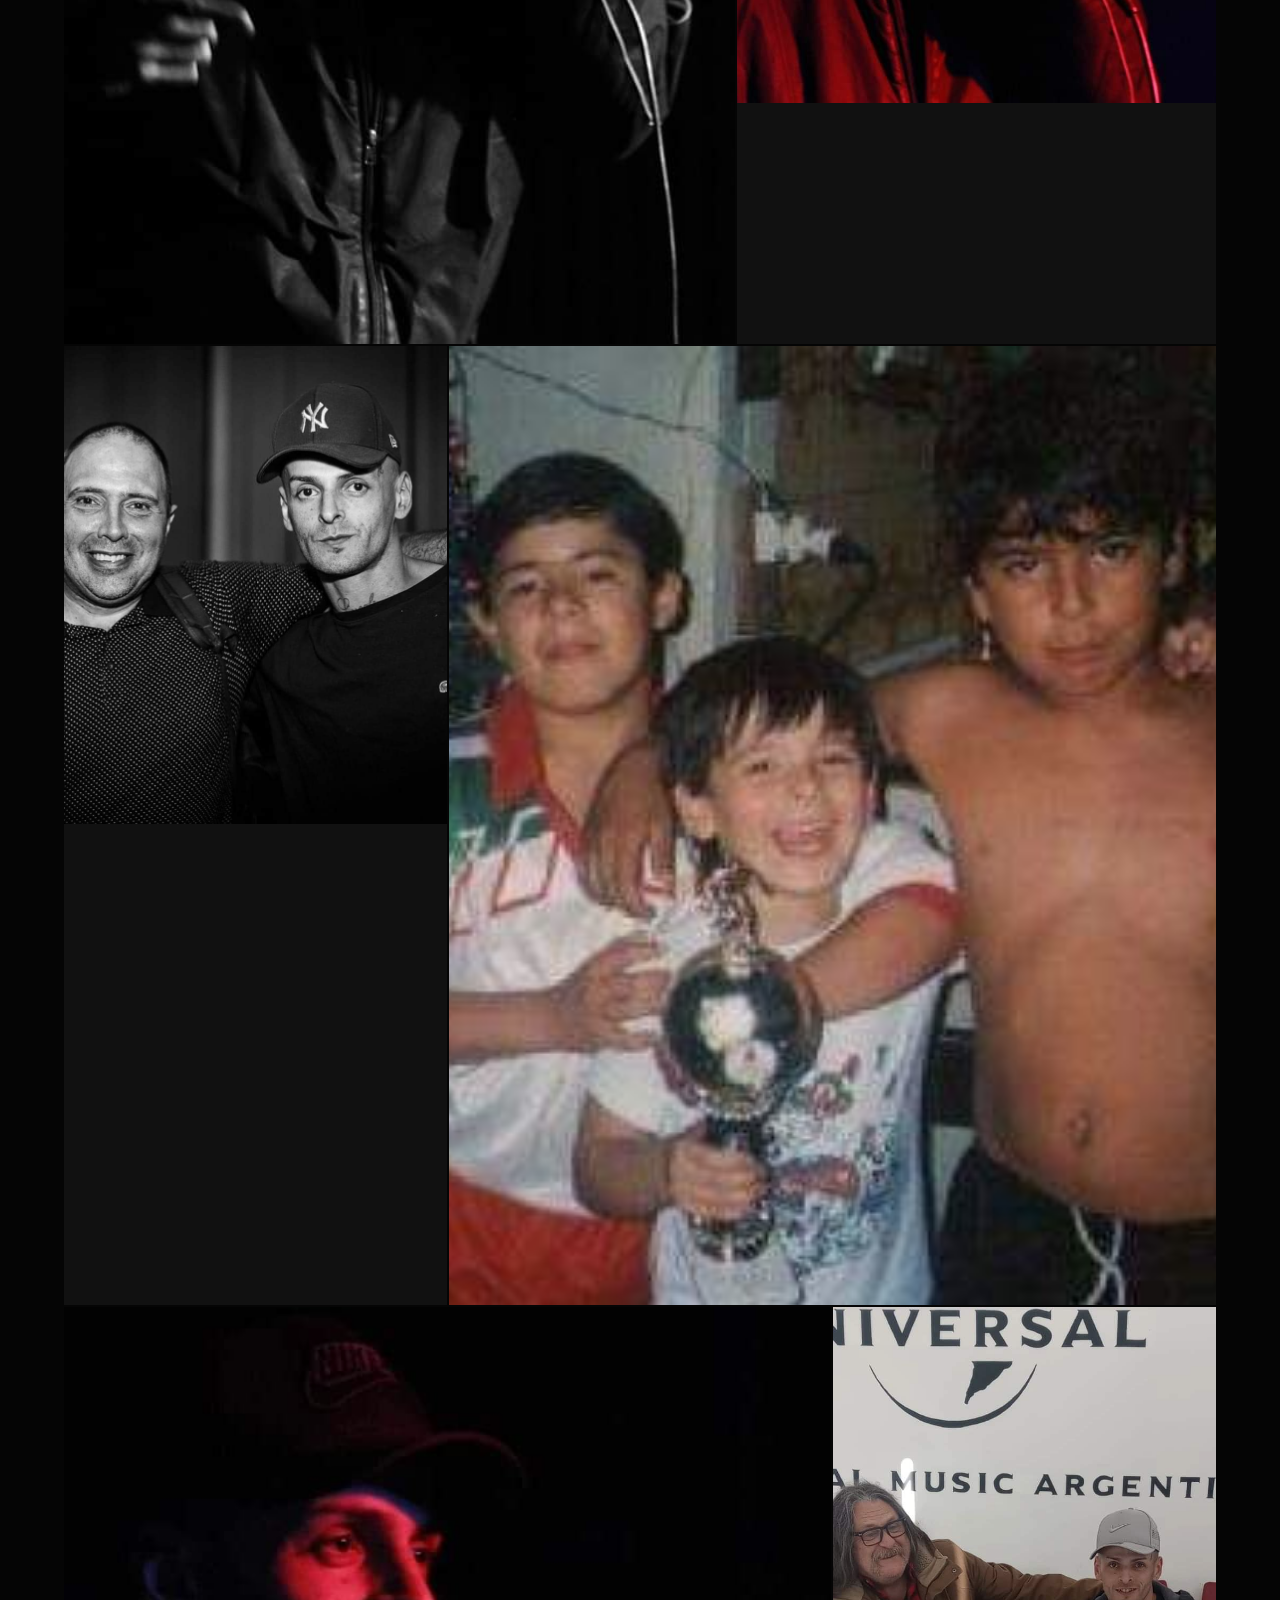
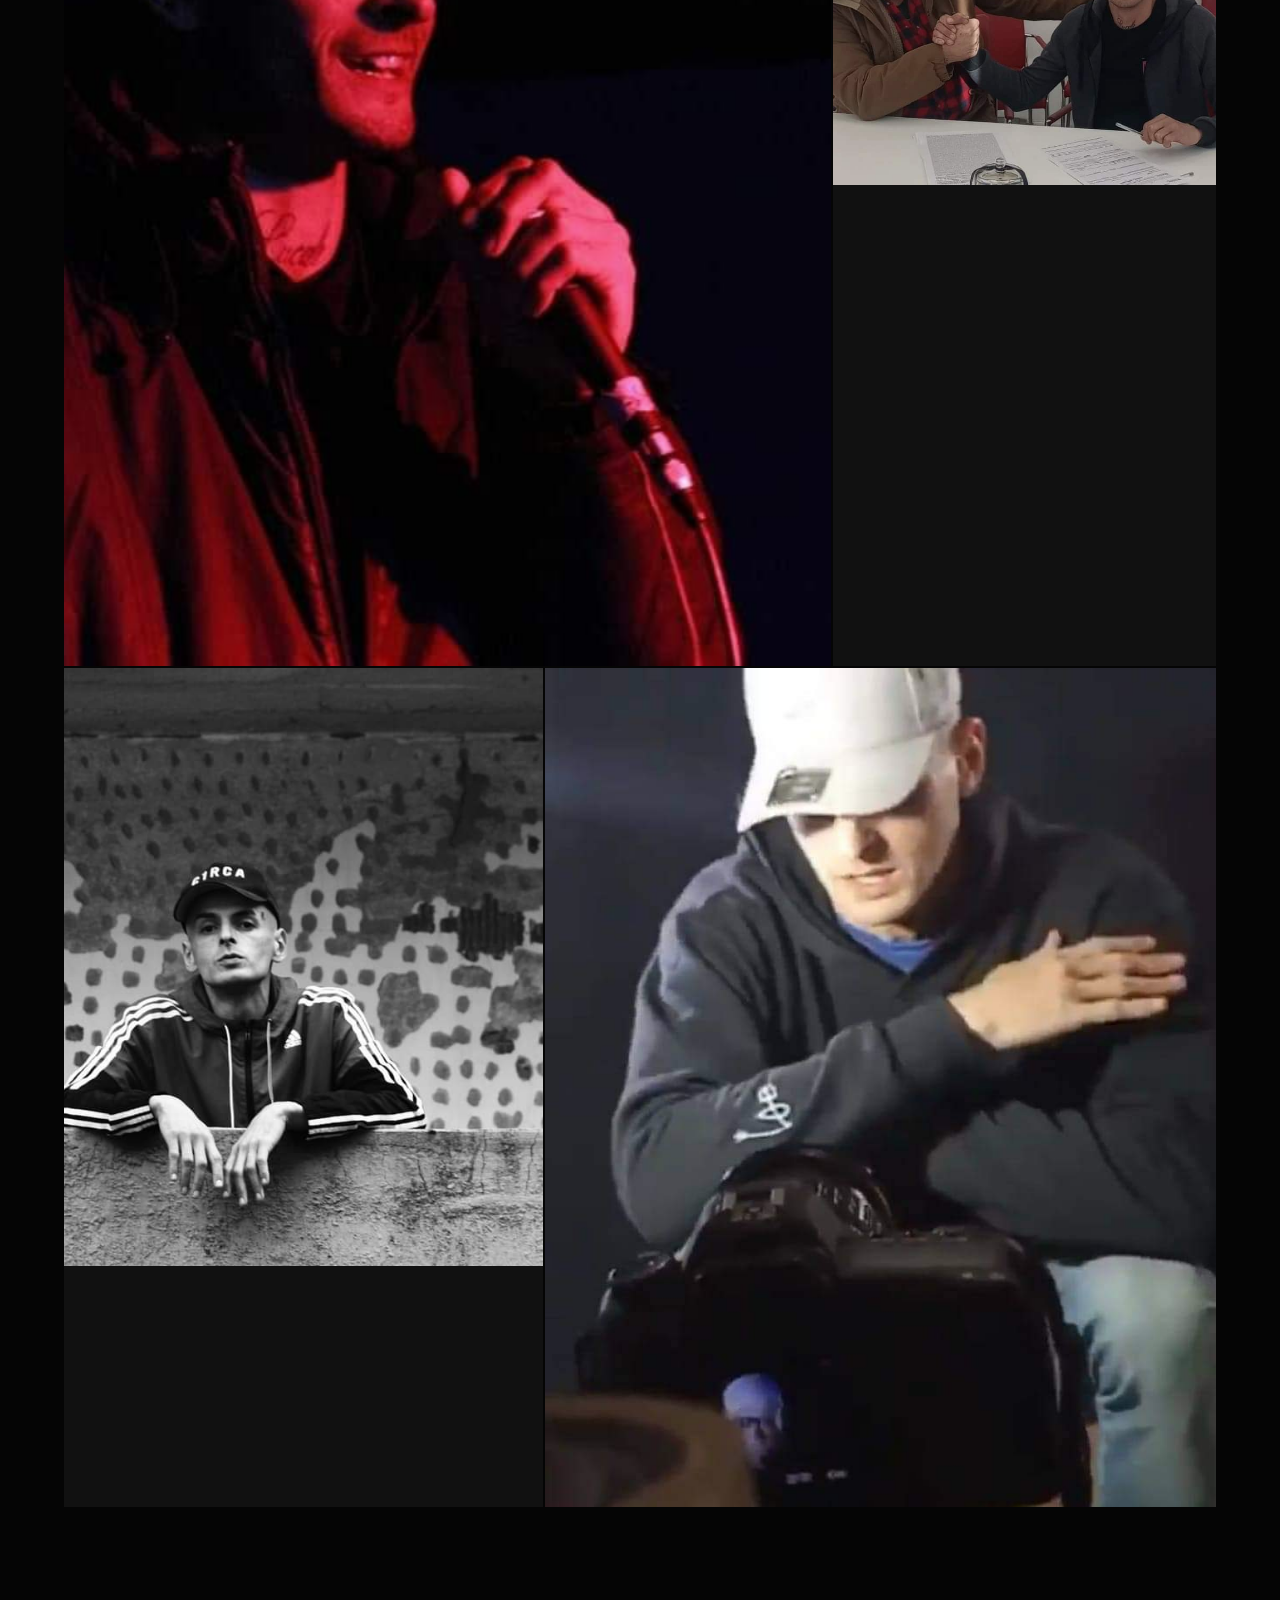
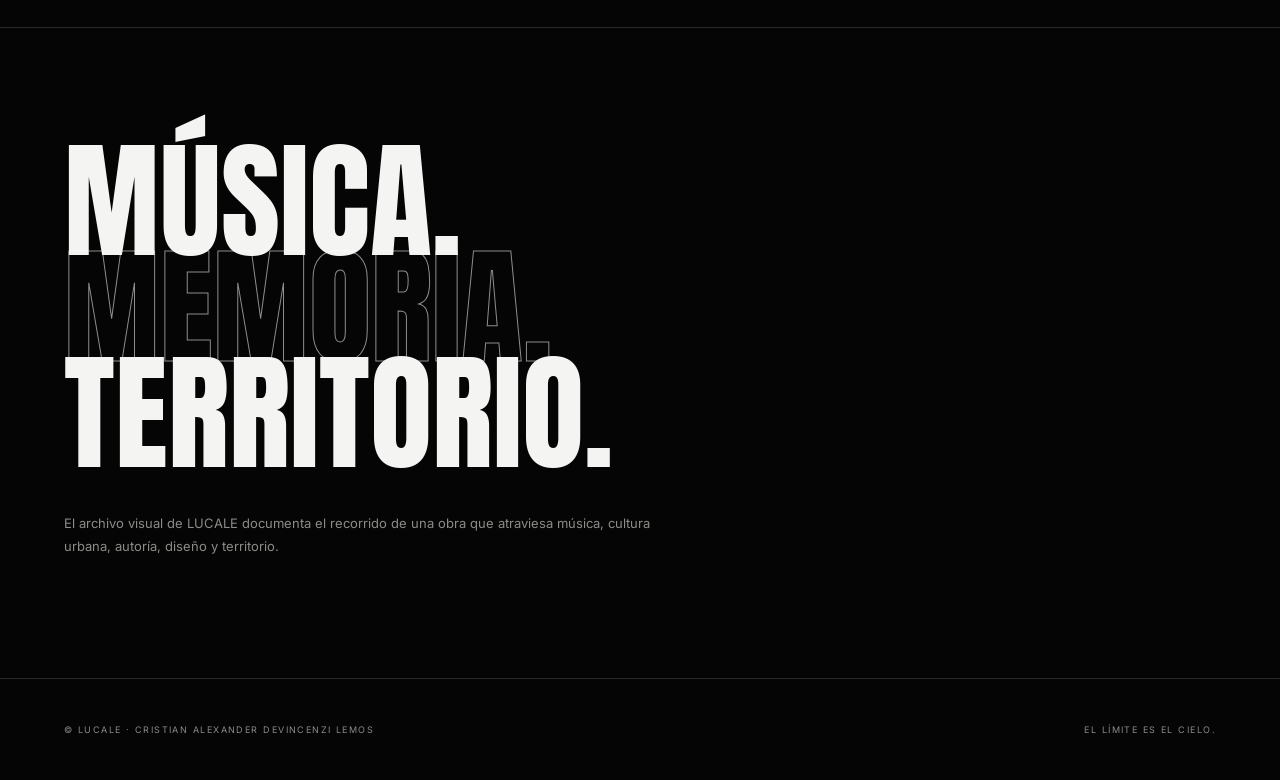
<file: galeria/index.html>
<!DOCTYPE html>
<html lang="es-AR">
<head>

    <meta charset="UTF-8">

    <meta
        name="viewport"
        content="width=device-width, initial-scale=1.0"
    >

    <meta
        name="theme-color"
        content="#080808"
    >

    <meta
        name="color-scheme"
        content="dark"
    >

    <meta
        name="robots"
        content="index, follow, max-image-preview:large, max-snippet:-1, max-video-preview:-1"
    >

    <meta
        name="author"
        content="LUCALE"
    >

    <title>Galería | LUCALE — Archivo Visual Oficial</title>

    <meta
        name="description"
        content="Galería oficial de LUCALE, artista, compositor y autor argentino. Archivo visual de música, presentaciones, grabaciones, Haciendo Rap Juntxs, Sin Fronteras, territorio y trayectoria."
    >

    <link
        rel="canonical"
        href="https://lucalemusic.com.ar/galeria/"
    >

    <meta
        property="og:type"
        content="website"
    >

    <meta
        property="og:title"
        content="Galería | LUCALE"
    >

    <meta
        property="og:description"
        content="Archivo visual oficial de LUCALE: música, territorio, grabaciones, presentaciones y documentos de trayectoria."
    >

    <meta
        property="og:url"
        content="https://lucalemusic.com.ar/galeria/"
    >

    <meta
        property="og:image"
        content="https://lucalemusic.com.ar/assets/lucale00.webp"
    >

    <meta
        property="og:site_name"
        content="LUCALE"
    >

    <meta
        name="twitter:card"
        content="summary_large_image"
    >

    <meta
        name="twitter:title"
        content="Galería | LUCALE"
    >

    <meta
        name="twitter:description"
        content="Archivo visual oficial de LUCALE."
    >

    <meta
        name="twitter:image"
        content="https://lucalemusic.com.ar/assets/lucale00.webp"
    >

    <link rel="preconnect" href="https://fonts.googleapis.com">

    <link
        rel="preconnect"
        href="https://fonts.gstatic.com"
        crossorigin
    >

    <link
        href="https://fonts.googleapis.com/css2?family=Anton&family=Inter:wght@300;400;500;600;700&display=swap"
        rel="stylesheet"
    >

    <style>

        :root {
            --black: #050505;
            --white: #f4f4f2;
            --grey: #8b8b88;
            --line: rgba(255,255,255,.14);
        }

        * {
            box-sizing: border-box;
            margin: 0;
            padding: 0;
        }

        html {
            scroll-behavior: smooth;
        }

        body {
            background: var(--black);
            color: var(--white);
            font-family: "Inter", sans-serif;
            overflow-x: hidden;
        }

        body::before {
            content: "";
            position: fixed;
            inset: 0;
            pointer-events: none;
            opacity: .035;
            z-index: 9999;
            background-image:
                url("data:image/svg+xml,%3Csvg viewBox='0 0 180 180' xmlns='http://www.w3.org/2000/svg'%3E%3Cfilter id='n'%3E%3CfeTurbulence type='fractalNoise' baseFrequency='.9' numOctaves='4' stitchTiles='stitch'/%3E%3C/filter%3E%3Crect width='100%25' height='100%25' filter='url(%23n)' opacity='.7'/%3E%3C/svg%3E");
        }

        a {
            color: inherit;
            text-decoration: none;
        }

        img {
            display: block;
            width: 100%;
        }

        .site-header {
            min-height: 90px;
            padding: 24px 5vw;
            border-bottom: 1px solid var(--line);
            display: flex;
            justify-content: space-between;
            align-items: center;
            gap: 30px;
        }

        .brand {
            display: flex;
            align-items: center;
            gap: 15px;
        }

        .brand-mark {
            width: 42px;
            height: 42px;
            object-fit: contain;
        }

        .brand-name {
            font-size: 13px;
            font-weight: 700;
            letter-spacing: .18em;
            text-transform: uppercase;
        }

        .brand-sub {
            margin-top: 4px;
            color: var(--grey);
            font-size: 9px;
            letter-spacing: .18em;
            text-transform: uppercase;
        }

        nav {
            display: flex;
            gap: 28px;
            font-size: 10px;
            letter-spacing: .16em;
            text-transform: uppercase;
            color: #aaa;
        }

        nav a {
            transition: color .25s ease;
        }

        nav a:hover {
            color: #fff;
        }

        .hero {
            position: relative;
            min-height: 78vh;
            padding: 9vw 5vw 7vw;
            border-bottom: 1px solid var(--line);
            overflow: hidden;
            display: flex;
            flex-direction: column;
            justify-content: flex-end;
        }

        .hero-number {
            position: absolute;
            top: 8vw;
            right: 5vw;
            font-size: 11px;
            letter-spacing: .22em;
            color: var(--grey);
        }

        .hero-outline {
            position: absolute;
            left: 4vw;
            top: 4vw;
            font-family: "Anton", sans-serif;
            font-size: clamp(90px, 19vw, 300px);
            line-height: .78;
            letter-spacing: -.025em;
            color: transparent;
            -webkit-text-stroke: 1px rgba(255,255,255,.08);
            pointer-events: none;
            user-select: none;
        }

        .eyebrow {
            position: relative;
            z-index: 2;
            margin-bottom: 25px;
            font-size: 10px;
            letter-spacing: .25em;
            text-transform: uppercase;
            color: var(--grey);
        }

        .hero h1 {
            position: relative;
            z-index: 2;
            max-width: 1100px;
            font-family: "Anton", sans-serif;
            font-size: clamp(75px, 13vw, 210px);
            line-height: .82;
            letter-spacing: -.025em;
            text-transform: uppercase;
        }

        .hero-description {
            position: relative;
            z-index: 2;
            max-width: 620px;
            margin-top: 45px;
            color: #b7b7b4;
            font-size: 15px;
            line-height: 1.7;
        }

        .hero-meta {
            position: relative;
            z-index: 2;
            margin-top: 55px;
            padding-top: 18px;
            border-top: 1px solid var(--line);
            display: flex;
            justify-content: space-between;
            gap: 20px;
            color: var(--grey);
            font-size: 9px;
            letter-spacing: .2em;
            text-transform: uppercase;
        }

        .archive-intro {
            padding: 100px 5vw 80px;
            display: grid;
            grid-template-columns: 100px 1fr;
            gap: 60px;
            border-bottom: 1px solid var(--line);
        }

        .section-index {
            writing-mode: vertical-rl;
            transform: rotate(180deg);
            color: var(--grey);
            font-size: 9px;
            letter-spacing: .25em;
            text-transform: uppercase;
        }

        .archive-intro h2 {
            max-width: 850px;
            font-family: "Anton", sans-serif;
            font-size: clamp(45px, 7vw, 105px);
            line-height: .92;
            text-transform: uppercase;
            font-weight: 400;
        }

        .archive-intro p {
            max-width: 650px;
            margin-top: 35px;
            color: #999;
            font-size: 14px;
            line-height: 1.8;
        }

        .gallery {
            padding: 80px 5vw 120px;
        }

        .gallery-header {
            display: flex;
            justify-content: space-between;
            align-items: flex-end;
            padding-bottom: 25px;
            border-bottom: 1px solid var(--line);
            margin-bottom: 35px;
        }

        .gallery-header h2 {
            font-family: "Anton", sans-serif;
            font-size: clamp(42px, 6vw, 85px);
            font-weight: 400;
            line-height: .9;
        }

        .gallery-header span {
            color: var(--grey);
            font-size: 9px;
            letter-spacing: .2em;
            text-transform: uppercase;
        }

        .gallery-grid {
            display: grid;
            grid-template-columns: repeat(12, 1fr);
            gap: 2px;
        }

        .item {
            position: relative;
            overflow: hidden;
            background: #111;
        }

        .item img {
            aspect-ratio: 4 / 5;
            object-fit: cover;
            filter: grayscale(8%);
            transition:
                transform .7s cubic-bezier(.2,.7,.2,1),
                filter .5s ease;
        }

        .item:hover img {
            transform: scale(1.035);
            filter: grayscale(0%);
        }

        .item:nth-child(1) {
            grid-column: span 7;
        }

        .item:nth-child(2) {
            grid-column: span 5;
        }

        .item:nth-child(3) {
            grid-column: span 4;
        }

        .item:nth-child(4) {
            grid-column: span 8;
        }

        .item:nth-child(5) {
            grid-column: span 5;
        }

        .item:nth-child(6) {
            grid-column: span 7;
        }

        .item:nth-child(7) {
            grid-column: span 8;
        }

        .item:nth-child(8) {
            grid-column: span 4;
        }

        .item:nth-child(9) {
            grid-column: span 5;
        }

        .item:nth-child(10) {
            grid-column: span 7;
        }

        .item:nth-child(11) {
            grid-column: span 7;
        }

        .item:nth-child(12) {
            grid-column: span 5;
        }

        .item:nth-child(13) {
            grid-column: span 4;
        }

        .item:nth-child(14) {
            grid-column: span 8;
        }

        .item:nth-child(15) {
            grid-column: span 8;
        }

        .item:nth-child(16) {
            grid-column: span 4;
        }

        .item:nth-child(17) {
            grid-column: span 5;
        }

        .item:nth-child(18) {
            grid-column: span 7;
        }

        .item-info {
            position: absolute;
            left: 0;
            right: 0;
            bottom: 0;
            padding: 45px 22px 20px;
            background: linear-gradient(
                to bottom,
                transparent,
                rgba(0,0,0,.9)
            );
            opacity: 0;
            transform: translateY(8px);
            transition: .35s ease;
        }

        .item:hover .item-info {
            opacity: 1;
            transform: translateY(0);
        }

        .item-number {
            display: block;
            margin-bottom: 7px;
            color: #aaa;
            font-size: 9px;
            letter-spacing: .2em;
        }

        .item-caption {
            font-size: 11px;
            line-height: 1.5;
            max-width: 430px;
        }

        .closing {
            padding: 120px 5vw;
            border-top: 1px solid var(--line);
            border-bottom: 1px solid var(--line);
        }

        .closing h2 {
            max-width: 1000px;
            font-family: "Anton", sans-serif;
            font-size: clamp(60px, 10vw, 155px);
            line-height: .83;
            text-transform: uppercase;
            font-weight: 400;
        }

        .closing h2 span {
            color: transparent;
            -webkit-text-stroke: 1px rgba(255,255,255,.55);
        }

        .closing p {
            max-width: 600px;
            margin-top: 45px;
            color: var(--grey);
            font-size: 13px;
            line-height: 1.8;
        }

        footer {
            padding: 45px 5vw;
            display: flex;
            justify-content: space-between;
            gap: 30px;
            color: var(--grey);
            font-size: 9px;
            letter-spacing: .16em;
            text-transform: uppercase;
        }

        @media (max-width: 800px) {

            .site-header {
                padding: 20px;
            }

            nav {
                display: none;
            }

            .hero {
                min-height: 70vh;
                padding: 120px 20px 50px;
            }

            .hero-number {
                top: 30px;
                right: 20px;
            }

            .hero-outline {
                top: 90px;
                left: 10px;
                font-size: 32vw;
            }

            .hero-meta {
                flex-direction: column;
                gap: 10px;
            }

            .archive-intro {
                padding: 70px 20px;
                display: block;
            }

            .section-index {
                writing-mode: initial;
                transform: none;
                margin-bottom: 30px;
            }

            .gallery {
                padding: 60px 20px 80px;
            }

            .gallery-header {
                display: block;
            }

            .gallery-header span {
                display: block;
                margin-top: 15px;
            }

            .gallery-grid {
                display: block;
            }

            .item {
                margin-bottom: 2px;
            }

            .item img {
                aspect-ratio: 4 / 5;
            }

            .item-info {
                opacity: 1;
                transform: none;
            }

            .closing {
                padding: 80px 20px;
            }

            footer {
                padding: 35px 20px;
                flex-direction: column;
            }

        }

    </style>

    <!-- =========================================================
         STRUCTURED DATA
    ========================================================== -->

    <script type="application/ld+json">
    {
        "@context": "https://schema.org",
        "@graph": [

            {
                "@type": [
                    "Person",
                    "MusicArtist"
                ],
                "@id": "https://lucalemusic.com.ar/#lucale",
                "name": "LUCALE",
                "alternateName": [
                    "Cristian Alexander Devincenzi Lemos",
                    "Lucale"
                ],
                "url": "https://lucalemusic.com.ar/",
                "image": "https://lucalemusic.com.ar/assets/lucale00.webp",
                "sameAs": [
                    "https://www.wikidata.org/wiki/Q117826469",
                    "https://musicbrainz.org/"
                ]
            },

            {
                "@type": "WebSite",
                "@id": "https://lucalemusic.com.ar/#website",
                "url": "https://lucalemusic.com.ar/",
                "name": "LUCALE",
                "publisher": {
                    "@id": "https://lucalemusic.com.ar/#lucale"
                }
            },

            {
                "@type": "WebPage",
                "@id": "https://lucalemusic.com.ar/galeria/#webpage",
                "url": "https://lucalemusic.com.ar/galeria/",
                "name": "Galería | LUCALE",
                "description": "Archivo visual oficial de LUCALE.",
                "isPartOf": {
                    "@id": "https://lucalemusic.com.ar/#website"
                },
                "about": {
                    "@id": "https://lucalemusic.com.ar/#lucale"
                },
                "primaryImageOfPage": {
                    "@type": "ImageObject",
                    "contentUrl": "https://lucalemusic.com.ar/assets/lucale00.webp",
                    "name": "LUCALE en Calipso Estudio durante la grabación de Haciendo Rap Juntxs"
                }
            },

            {
                "@type": "ImageGallery",
                "@id": "https://lucalemusic.com.ar/galeria/#gallery",
                "name": "Galería oficial de LUCALE",
                "description": "Archivo visual de LUCALE, artista, compositor y autor.",
                "url": "https://lucalemusic.com.ar/galeria/",
                "author": {
                    "@id": "https://lucalemusic.com.ar/#lucale"
                }
            }

        ]
    }
    </script>

</head>

<body>

<header class="site-header">

    <a href="/" class="brand">

        <img
            src="/nuevo-logo.png"
            alt="LUCALE"
            class="brand-mark"
        >

        <div>
            <div class="brand-name">LUCALE</div>
            <div class="brand-sub">Official Visual Archive</div>
        </div>

    </a>

    <nav aria-label="Navegación principal">

        <a href="/musica/">Música</a>
        <a href="/biografia/">Biografía</a>
        <a href="/diseno-de-autor/">Diseño</a>
        <a href="/publishing/">Publishing</a>
        <a href="/prensa/">Prensa</a>
        <a href="/galeria/">Galería</a>

    </nav>

</header>


<main>

    <section class="hero">

        <div class="hero-outline">
            VISUAL
        </div>

        <div class="hero-number">
            ARCHIVO 001 / 2026
        </div>

        <div class="eyebrow">
            LUCALE · ARCHIVO VISUAL OFICIAL
        </div>

        <h1>
            GALERÍA
        </h1>

        <p class="hero-description">
            Un archivo visual de LUCALE: música, territorio,
            grabaciones, escenarios, encuentros, documentos,
            familia y momentos que forman parte de la trayectoria
            de Cristian Alexander Devincenzi Lemos.
        </p>

        <div class="hero-meta">

            <span>
                ARTISTA · COMPOSITOR · AUTOR
            </span>

            <span>
                ARGENTINA · 2026
            </span>

        </div>

    </section>


    <section class="archive-intro">

        <div class="section-index">
            001 / ARCHIVE
        </div>

        <div>

            <h2>
                NO ES UN ÁLBUM.<br>
                ES UN REGISTRO.
            </h2>

            <p>
                Fotografías de estudio, escenarios, territorio,
                documentos de trabajo, encuentros y momentos
                vinculados a la obra artística de LUCALE.
                Este archivo reúne distintas etapas y dimensiones
                del proyecto: música, cultura urbana, autoría,
                familia, producción y territorio.
            </p>

        </div>

    </section>


    <section class="gallery">

        <div class="gallery-header">

            <h2>IMÁGENES</h2>

            <span>
                18 REGISTROS · ARCHIVO LUCALE
            </span>

        </div>


        <div class="gallery-grid">


            <figure class="item">

                <img
                    src="/assets/lucale00.webp"
                    alt="LUCALE en Calipso Estudio durante la grabación de un disco para Haciendo Rap Juntxs: Sin Fronteras, fotografía de Martín Biaggini"
                    loading="eager"
                >

                <figcaption class="item-info">
                    <span class="item-number">001</span>
                    <span class="item-caption">
                        LUCALE en Calipso Estudio · Haciendo Rap Juntxs · Sin Fronteras
                    </span>
                </figcaption>

            </figure>


            <figure class="item">

                <img
                    src="/assets/lucale01.webp"
                    alt="LUCALE durante un programa de streaming, fotografía de Martín Biaggini"
                    loading="lazy"
                >

                <figcaption class="item-info">
                    <span class="item-number">002</span>
                    <span class="item-caption">
                        LUCALE durante un programa de streaming
                    </span>
                </figcaption>

            </figure>


            <figure class="item">

                <img
                    src="/assets/lucale02.webp"
                    alt="LUCALE durante una transmisión en vivo de un programa de streaming, imagen fotografiada desde la pantalla"
                    loading="lazy"
                >

                <figcaption class="item-info">
                    <span class="item-number">003</span>
                    <span class="item-caption">
                        Registro de transmisión en vivo
                    </span>
                </figcaption>

            </figure>


            <figure class="item">

                <img
                    src="/assets/lucale03.webp"
                    alt="LUCALE de espaldas en Calipso Estudio durante la grabación de Haciendo Rap Juntxs, con buzo del proyecto Sin Fronteras"
                    loading="lazy"
                >

                <figcaption class="item-info">
                    <span class="item-number">004</span>
                    <span class="item-caption">
                        Calipso Estudio · Haciendo Rap Juntxs
                    </span>
                </figcaption>

            </figure>


            <figure class="item">

                <img
                    src="/assets/lucale04.webp"
                    alt="LUCALE de espaldas en Calipso Estudio durante la grabación de Haciendo Rap Juntxs, sosteniendo la libreta de una de sus canciones"
                    loading="lazy"
                >

                <figcaption class="item-info">
                    <span class="item-number">005</span>
                    <span class="item-caption">
                        Libreta de canción · Calipso Estudio
                    </span>
                </figcaption>

            </figure>


            <figure class="item">

                <img
                    src="/assets/lucale05.webp"
                    alt="Libreta de la canción Uni2 de LUCALE para el proyecto Haciendo Rap Juntxs"
                    loading="lazy"
                >

                <figcaption class="item-info">
                    <span class="item-number">006</span>
                    <span class="item-caption">
                        Uni2 · Haciendo Rap Juntxs
                    </span>
                </figcaption>

            </figure>


            <figure class="item">

                <img
                    src="/assets/lucale06.webp"
                    alt="LUCALE junto a su hermano Yogui en el estadio José Dellagiovanna del Club Atlético Tigre"
                    loading="lazy"
                >

                <figcaption class="item-info">
                    <span class="item-number">007</span>
                    <span class="item-caption">
                        LUCALE y Yogui · Estadio José Dellagiovanna
                    </span>
                </figcaption>

            </figure>


            <figure class="item">

                <img
                    src="/assets/lucale07.webp"
                    alt="LUCALE junto a Martín Biaggini durante el Festival Potencia Conurbana de la UNPAZ"
                    loading="lazy"
                >

                <figcaption class="item-info">
                    <span class="item-number">008</span>
                    <span class="item-caption">
                        Festival Potencia Conurbana · UNPAZ
                    </span>
                </figcaption>

            </figure>


            <figure class="item">

                <img
                    src="/assets/lucale08.webp"
                    alt="LUCALE junto a su madre y su hermano Yogui frente a las instalaciones de Universal Music Argentina"
                    loading="lazy"
                >

                <figcaption class="item-info">
                    <span class="item-number">009</span>
                    <span class="item-caption">
                        Universal Music Argentina
                    </span>
                </figcaption>

            </figure>


            <figure class="item">

                <img
                    src="/assets/lucale09.webp"
                    alt="LUCALE cantando en el Teatro Pepe Soriano de Tigre"
                    loading="lazy"
                >

                <figcaption class="item-info">
                    <span class="item-number">010</span>
                    <span class="item-caption">
                        Teatro Pepe Soriano · Tigre
                    </span>
                </figcaption>

            </figure>


            <figure class="item">

                <img
                    src="/assets/lucale10.webp"
                    alt="LUCALE cantando durante un evento de Rimas Rebeldes en la Ciudad de Buenos Aires"
                    loading="lazy"
                >

                <figcaption class="item-info">
                    <span class="item-number">011</span>
                    <span class="item-caption">
                        Rimas Rebeldes · Ciudad de Buenos Aires
                    </span>
                </figcaption>

            </figure>


            <figure class="item">

                <img
                    src="/assets/lucale11.webp"
                    alt="LUCALE cantando en un evento de Rimas Rebeldes, iluminado por luces rojas y mirando sonriente al público"
                    loading="lazy"
                >

                <figcaption class="item-info">
                    <span class="item-number">012</span>
                    <span class="item-caption">
                        Rimas Rebeldes · Registro escénico
                    </span>
                </figcaption>

            </figure>


            <figure class="item">

                <img
                    src="/assets/lucale12.webp"
                    alt="LUCALE junto a Martín Biaggini en una fotografía en blanco y negro"
                    loading="lazy"
                >

                <figcaption class="item-info">
                    <span class="item-number">013</span>
                    <span class="item-caption">
                        LUCALE · Martín Biaggini
                    </span>
                </figcaption>

            </figure>


            <figure class="item">

                <img
                    src="/assets/lucale13.webp"
                    alt="Fotografía de infancia de LUCALE junto a su primo Chingo y su hermano Jonathan, conocido como Yogui"
                    loading="lazy"
                >

                <figcaption class="item-info">
                    <span class="item-number">014</span>
                    <span class="item-caption">
                        Archivo familiar · Infancia
                    </span>
                </figcaption>

            </figure>


            <figure class="item">

                <img
                    src="/assets/lucale14.webp"
                    alt="LUCALE, registro fotográfico de archivo"
                    loading="lazy"
                >

                <figcaption class="item-info">
                    <span class="item-number">015</span>
                    <span class="item-caption">
                        Registro de archivo
                    </span>
                </figcaption>

            </figure>


            <figure class="item">

                <img
                    src="/assets/lucale15.webp"
                    alt="LUCALE junto a Alejandro Taranto durante la firma de su contrato con Tommy Gunn y Universal Music Publishing Argentina, frente al banner oficial de Universal Music Argentina"
                    loading="lazy"
                >

                <figcaption class="item-info">
                    <span class="item-number">016</span>
                    <span class="item-caption">
                        Tommy Gunn · Universal Music Publishing Argentina
                    </span>
                </figcaption>

            </figure>


            <figure class="item">

                <img
                    src="/assets/lucale16.webp"
                    alt="LUCALE en Villa Madero, fotografía de Martín Biaggini"
                    loading="lazy"
                >

                <figcaption class="item-info">
                    <span class="item-number">017</span>
                    <span class="item-caption">
                        Villa Madero · Martín Biaggini
                    </span>
                </figcaption>

            </figure>


            <figure class="item">

                <img
                    src="/assets/lucale17.webp"
                    alt="LUCALE durante una sesión de grabación en Villa Madero"
                    loading="lazy"
                >

                <figcaption class="item-info">
                    <span class="item-number">018</span>
                    <span class="item-caption">
                        Sesión de grabación · Villa Madero
                    </span>
                </figcaption>

            </figure>


        </div>

    </section>


    <section class="closing">

        <h2>
            MÚSICA.<br>
            <span>MEMORIA.</span><br>
            TERRITORIO.
        </h2>

        <p>
            El archivo visual de LUCALE documenta el recorrido
            de una obra que atraviesa música, cultura urbana,
            autoría, diseño y territorio.
        </p>

    </section>

</main>


<footer>

    <span>
        © LUCALE · Cristian Alexander Devincenzi Lemos
    </span>

    <span>
        El límite es el cielo.
    </span>

</footer>

</body>
</html>
</file>
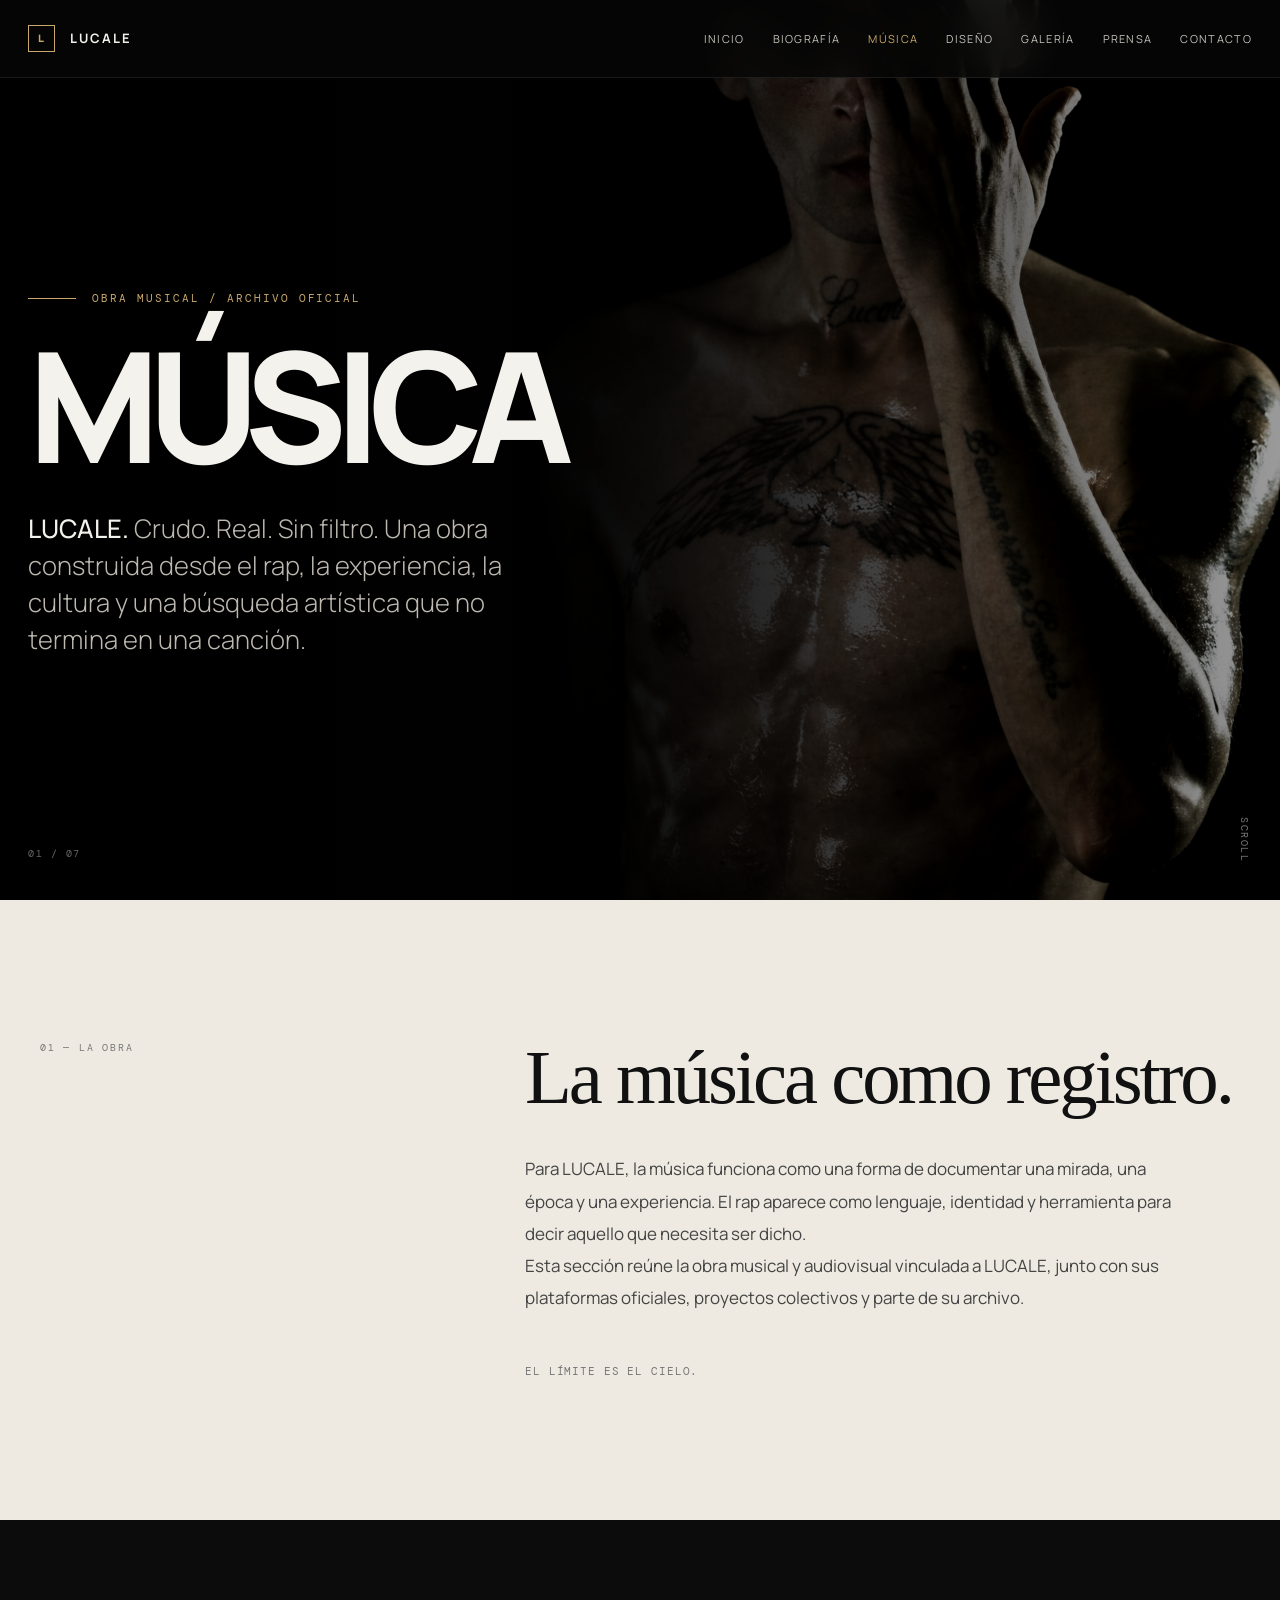
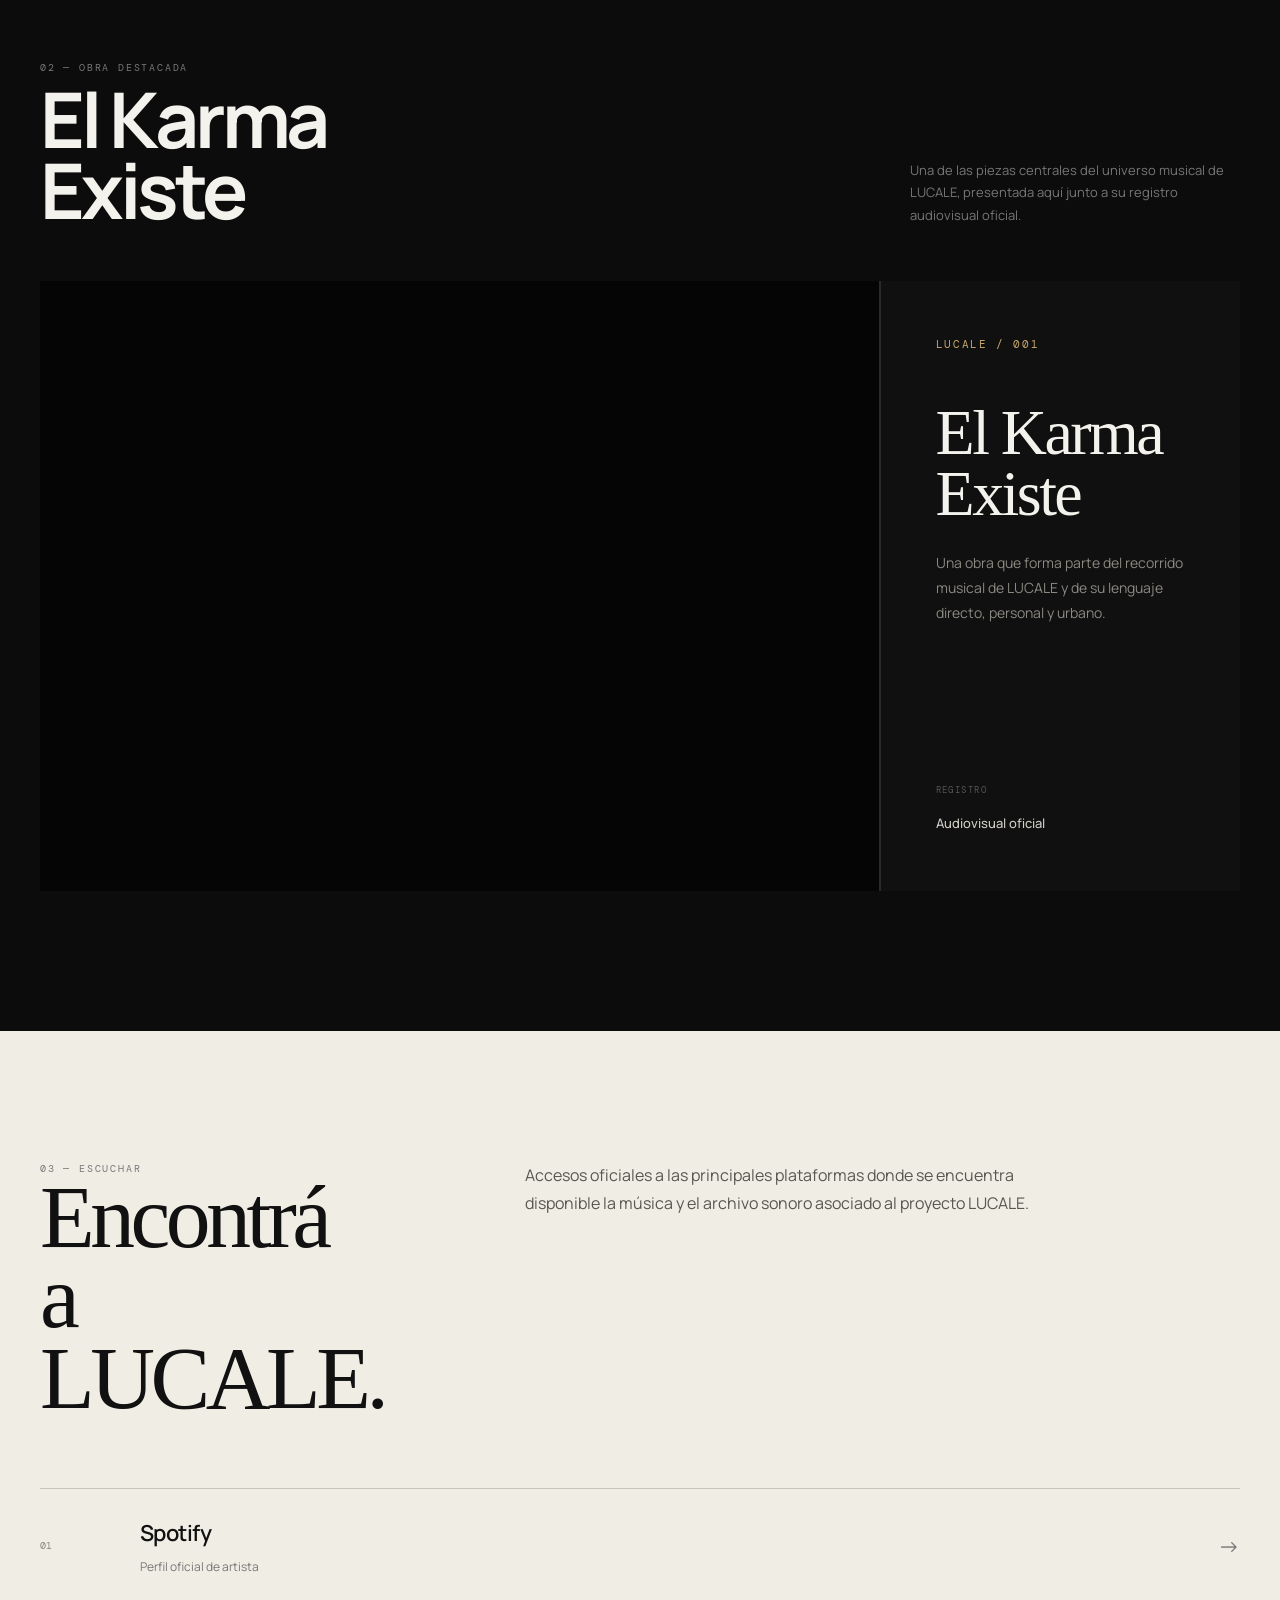
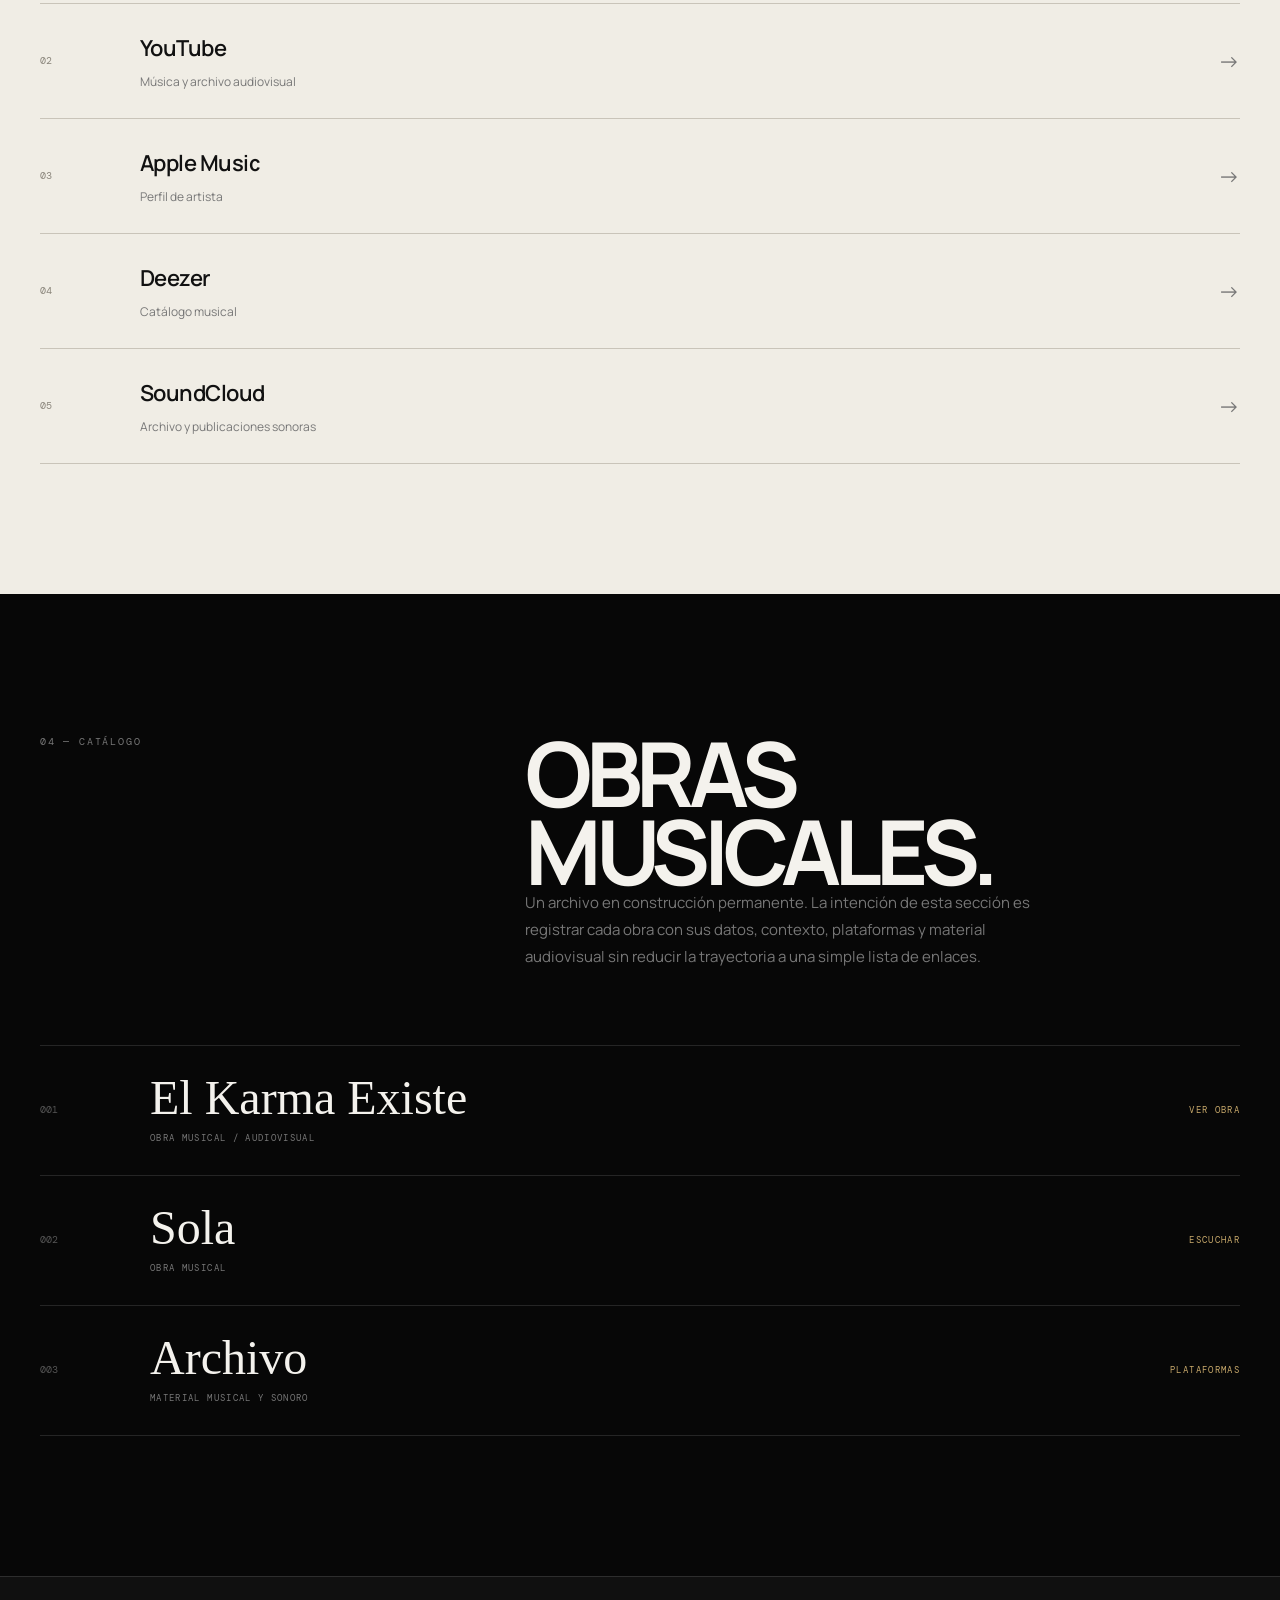
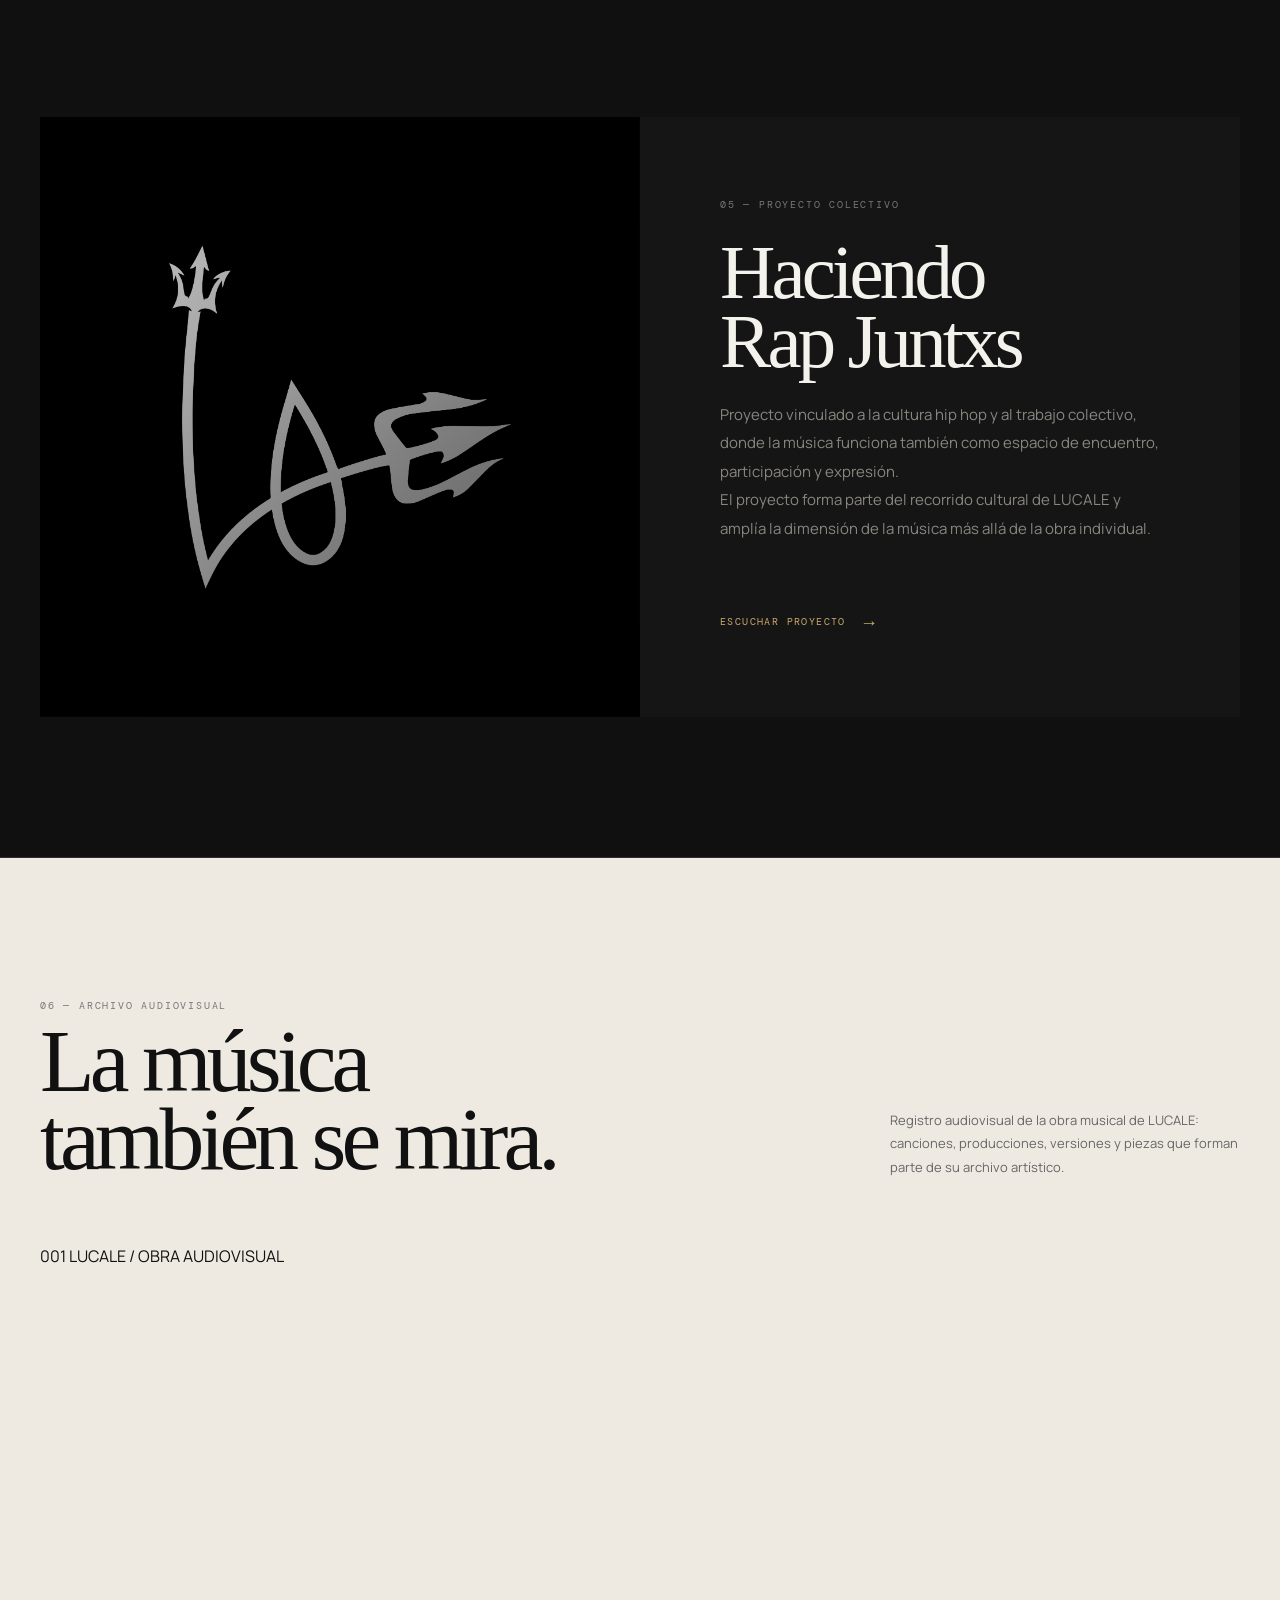
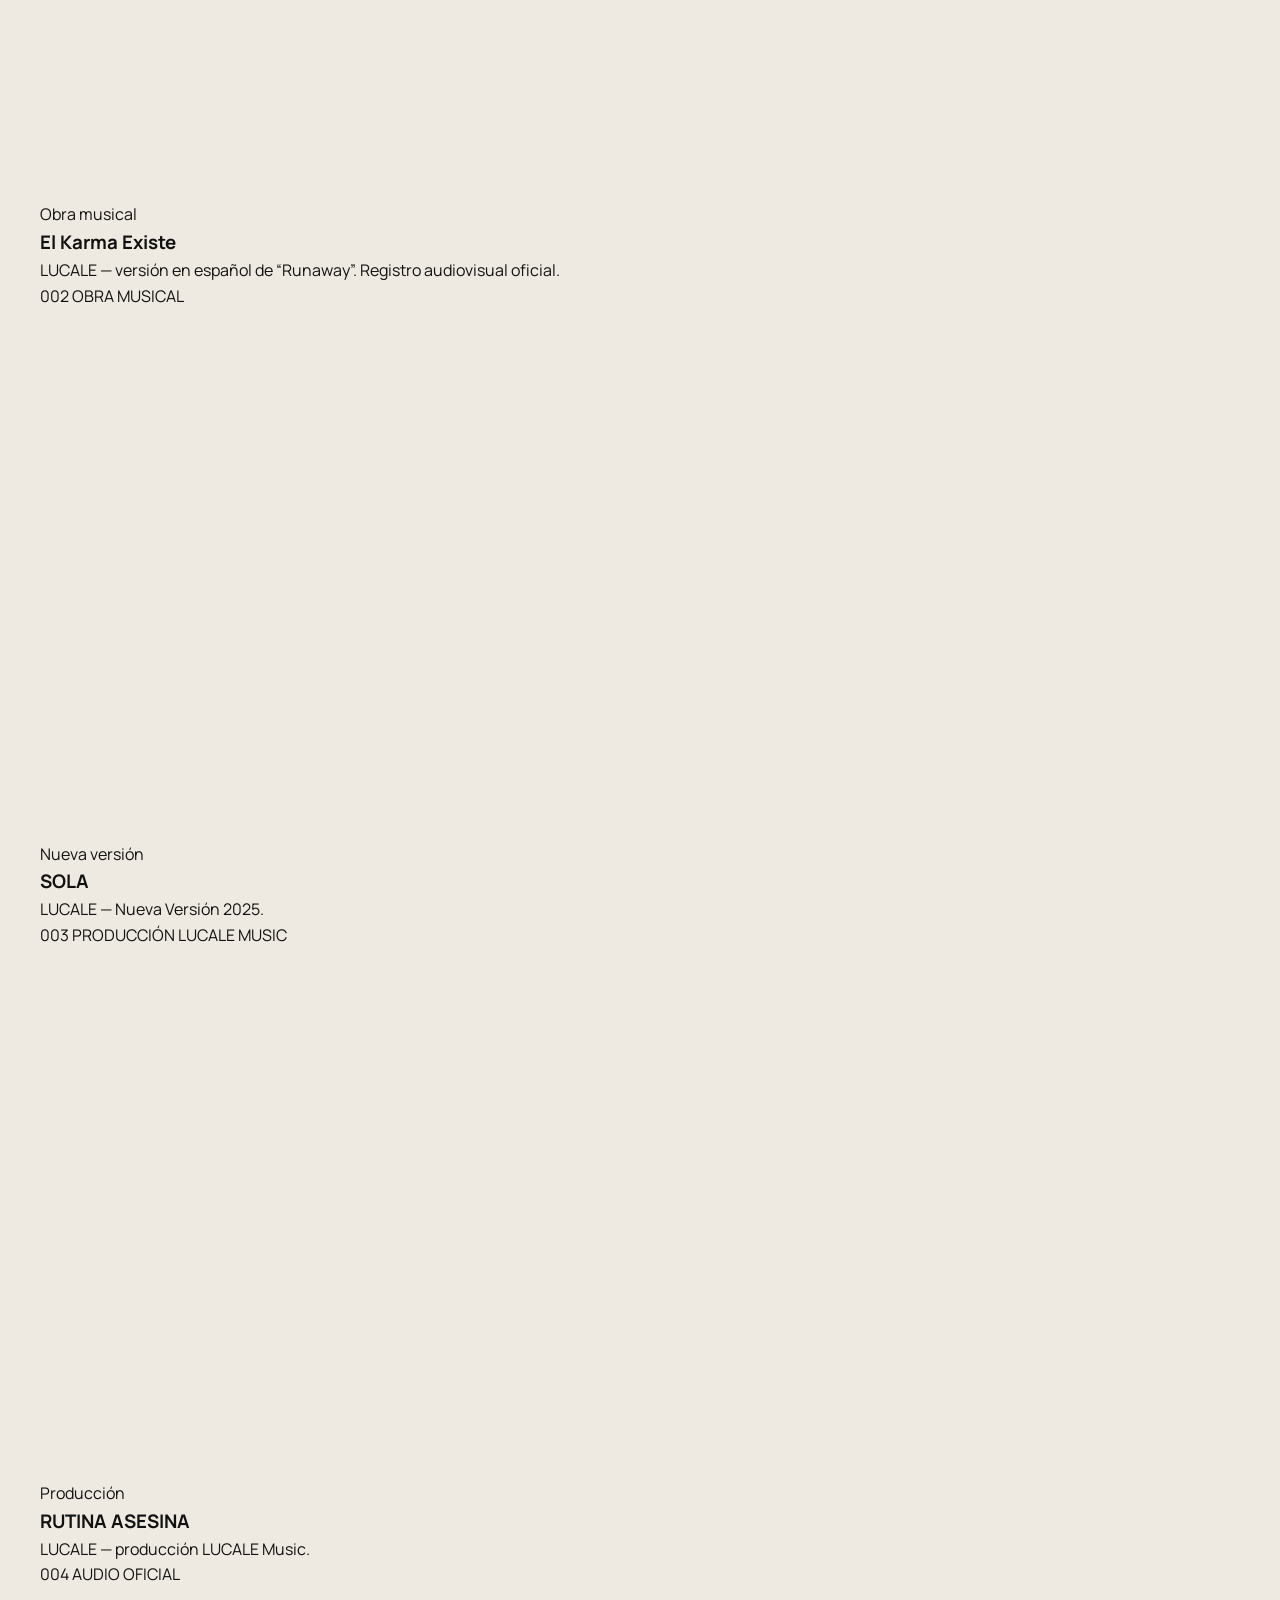
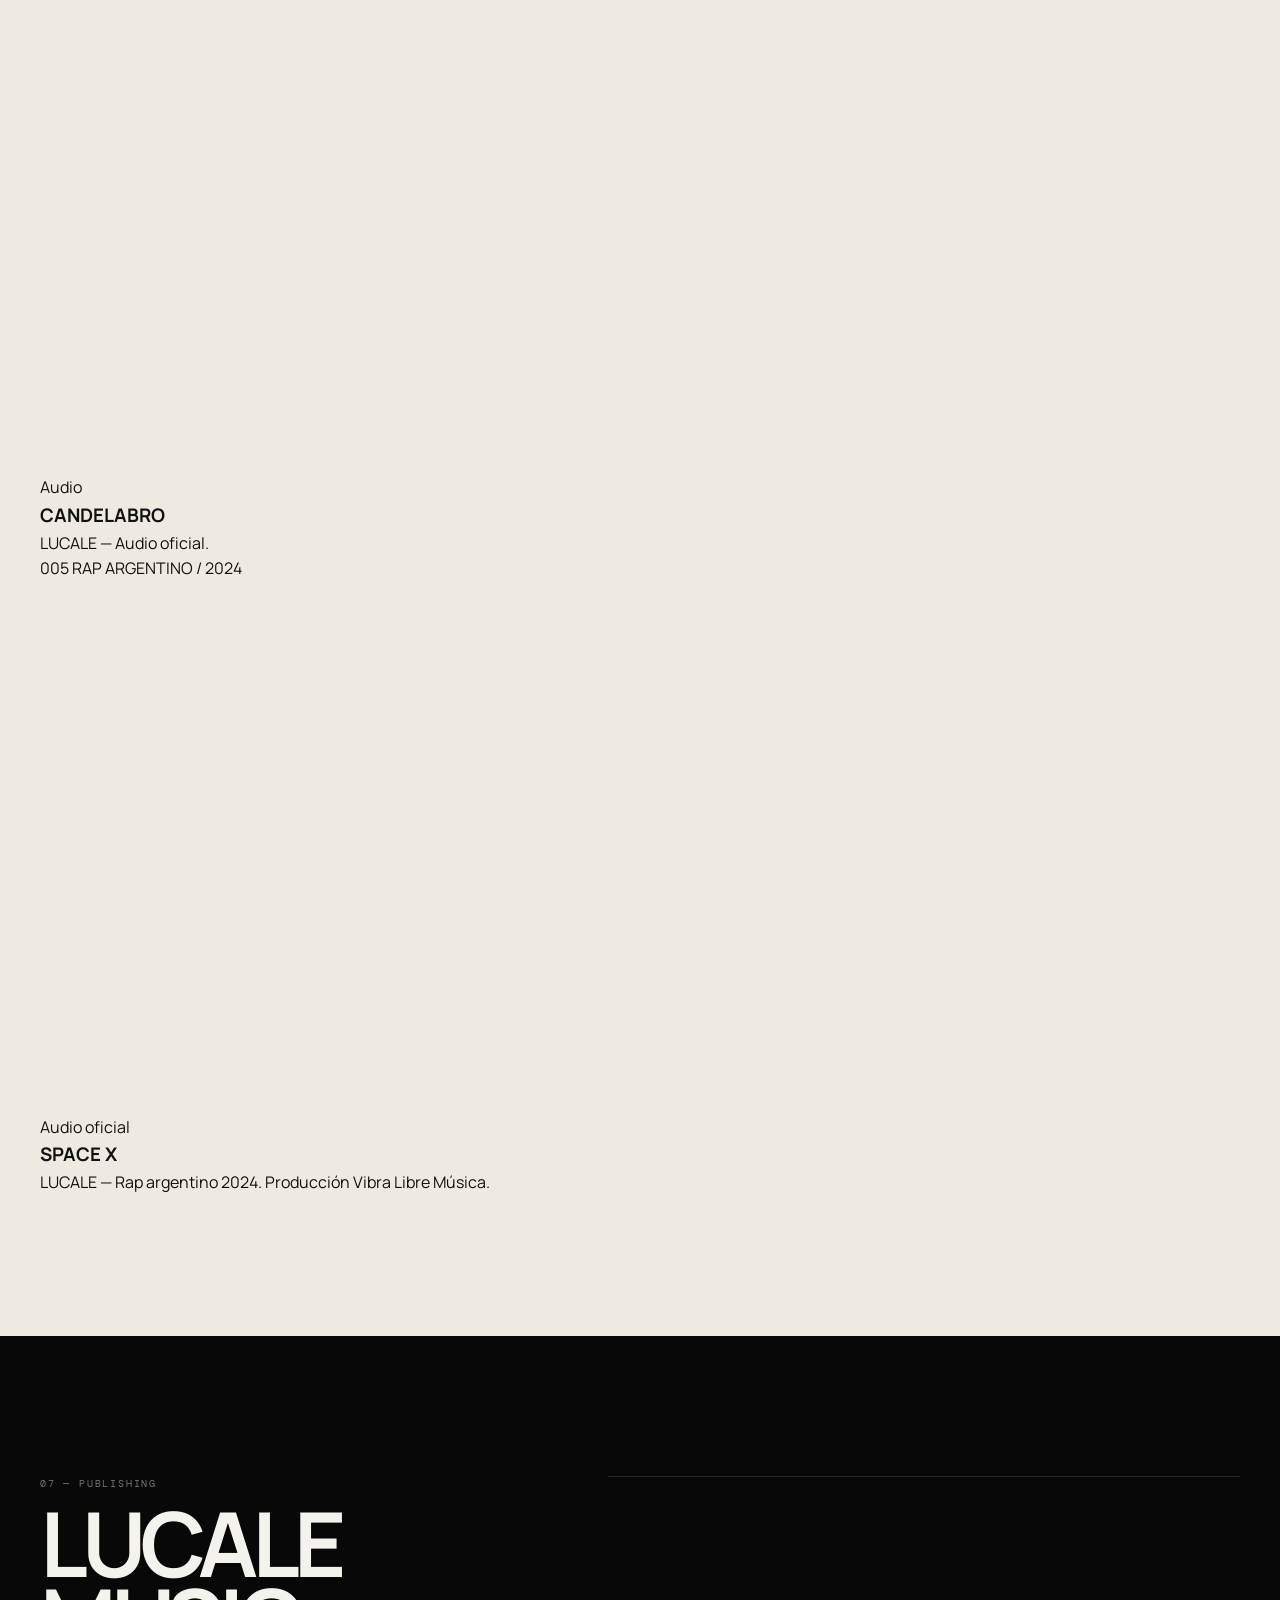
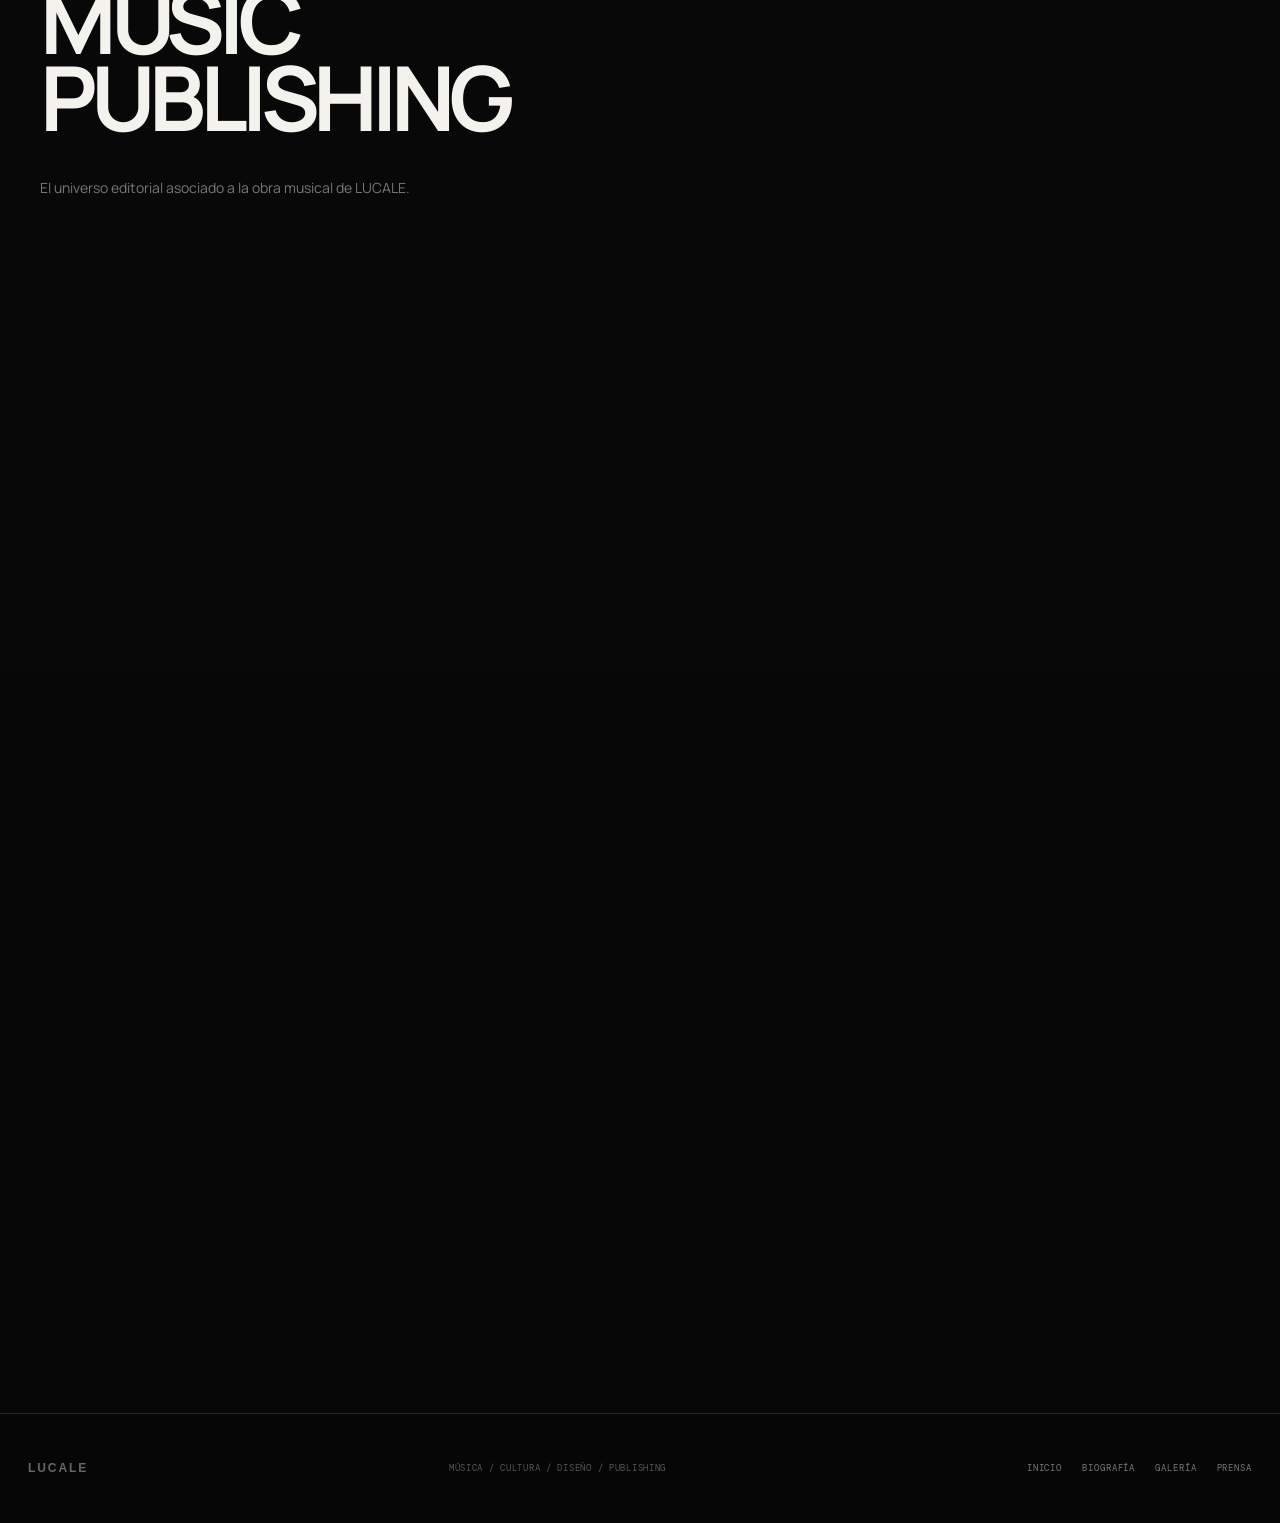
<file: musica/index.html>
<!DOCTYPE html>
<html lang="es">
<head>

   <!-- Adscense -->
<script async src="https://pagead2.googlesyndication.com/pagead/js/adsbygoogle.js?client=ca-pub-6188222884958205"
     crossorigin="anonymous"></script>

  
  <meta charset="UTF-8">

  <meta name="viewport" content="width=device-width, initial-scale=1.0">

  <title>Música | LUCALE — Rap, Hip Hop y Obra Musical</title>

  <meta
    name="description"
    content="Música de LUCALE. Obra musical, rap, hip hop, producciones audiovisuales, colaboraciones y archivo sonoro oficial de Cristian Alexander Devincenzi Lemos."
  >

  <meta
    name="keywords"
    content="LUCALE, música LUCALE, rap argentino, hip hop argentino, Cristian Alexander Devincenzi Lemos, El Karma Existe, Sola, Haciendo Rap Juntxs, música urbana"
  >

  <meta name="author" content="LUCALE — Cristian Alexander Devincenzi Lemos">
  <meta name="robots" content="index, follow, max-image-preview:large, max-snippet:-1, max-video-preview:-1">

  <link rel="canonical" href="https://lucalemusic.com.ar/musica/">

  <!-- Open Graph -->
  <meta property="og:type" content="website">
  <meta property="og:site_name" content="LUCALE">
  <meta property="og:title" content="Música | LUCALE">
  <meta
    property="og:description"
    content="Obra musical, rap, hip hop, audiovisuales y archivo sonoro oficial de LUCALE."
  >
  <meta property="og:url" content="https://lucalemusic.com.ar/musica/">
  <meta
    property="og:image"
    content="https://lucalemusic.com.ar/GALERIA/lucale-perfilweb.jpg"
  >
  <meta property="og:image:alt" content="LUCALE — artista musical">
  <meta property="og:locale" content="es_AR">

  <!-- Twitter / X -->
  <meta name="twitter:card" content="summary_large_image">
  <meta name="twitter:title" content="Música | LUCALE">
  <meta
    name="twitter:description"
    content="Obra musical y archivo oficial de LUCALE."
  >
  <meta
    name="twitter:image"
    content="https://lucalemusic.com.ar/GALERIA/lucale-perfilweb.jpg"
  >

  <!-- Theme -->
  <meta name="theme-color" content="#080808">

  <!-- Fonts -->
  <link rel="preconnect" href="https://fonts.googleapis.com">
  <link rel="preconnect" href="https://fonts.gstatic.com" crossorigin>

  <link
    href="https://fonts.googleapis.com/css2?family=DM+Mono:wght@300;400;500&family=Inter:wght@300;400;500;600&family=Manrope:wght@400;500;600;700;800&display=swap"
    rel="stylesheet"
  >

  <!-- Global stylesheet -->
  <link rel="stylesheet" href="/style.css">

  <!-- Structured Data -->
  <script type="application/ld+json">
  {
    "@context": "https://schema.org",
    "@graph": [

      {
        "@type": "MusicArtist",
        "@id": "https://lucalemusic.com.ar/#lucale",
        "name": "LUCALE",
        "alternateName": "Cristian Alexander Devincenzi Lemos",
        "url": "https://lucalemusic.com.ar/",
        "image": "https://lucalemusic.com.ar/GALERIA/lucale-perfilweb.jpg",
        "description": "LUCALE es el nombre artístico de Cristian Alexander Devincenzi Lemos, artista vinculado al rap, hip hop, música urbana, cultura y proyectos interdisciplinarios.",
        "genre": [
          "Rap",
          "Hip hop",
          "Música urbana"
        ],
        "sameAs": [
          "https://www.wikidata.org/wiki/Q117826469",
          "https://musicbrainz.org/artist/5cb221d2-823d-4d9b-8403-791446d239c6",
          "https://www.instagram.com/lucale.music",
          "https://www.facebook.com/Lucale777",
          "https://www.tiktok.com/@lucale.music",
          "https://x.com/lucale_music",
          "https://www.youtube.com/@LucaleMusic",
          "https://open.spotify.com/intl-es/artist/44Mmk92PgcbqGzO1oxVk6z",
          "https://music.apple.com/us/artist/lucale/1521276479",
          "https://www.deezer.com/en/artist/99323142",
          "https://soundcloud.com/lucale-music"
        ]
      },

      {
        "@type": "WebPage",
        "@id": "https://lucalemusic.com.ar/musica/#webpage",
        "url": "https://lucalemusic.com.ar/musica/",
        "name": "Música | LUCALE",
        "description": "Página oficial dedicada a la obra musical, archivo sonoro y proyectos audiovisuales de LUCALE.",
        "isPartOf": {
          "@id": "https://lucalemusic.com.ar/#website"
        },
        "about": {
          "@id": "https://lucalemusic.com.ar/#lucale"
        },
        "mainEntity": {
          "@id": "https://lucalemusic.com.ar/#lucale"
        },
        "breadcrumb": {
          "@id": "https://lucalemusic.com.ar/musica/#breadcrumb"
        }
      },

      {
        "@type": "WebSite",
        "@id": "https://lucalemusic.com.ar/#website",
        "url": "https://lucalemusic.com.ar/",
        "name": "LUCALE",
        "publisher": {
          "@id": "https://lucalemusic.com.ar/#lucale"
        },
        "inLanguage": "es-AR"
      },

      {
        "@type": "BreadcrumbList",
        "@id": "https://lucalemusic.com.ar/musica/#breadcrumb",
        "itemListElement": [
          {
            "@type": "ListItem",
            "position": 1,
            "name": "LUCALE",
            "item": "https://lucalemusic.com.ar/"
          },
          {
            "@type": "ListItem",
            "position": 2,
            "name": "Música",
            "item": "https://lucalemusic.com.ar/musica/"
          }
        ]
      }

    ]
  }
  </script>

  <style>

    /* =========================================================
       LUCALE — MÚSICA
       Página editorial / archivo musical
       ========================================================= */

    :root {
      --music-black: #070707;
      --music-dark: #0c0c0c;
      --music-panel: #111111;
      --music-line: rgba(255,255,255,.12);
      --music-soft-line: rgba(255,255,255,.07);
      --music-white: #f4f2ed;
      --music-muted: #9d9a94;
      --music-gold: #c8a96b;
      --music-gold-light: #e2ca92;
      --music-red: #8e2727;
      --music-paper: #eeeae1;
      --music-paper-dark: #c8c2b7;
      --music-serif: Georgia, "Times New Roman", serif;
      --music-sans: "Manrope", "Inter", Arial, sans-serif;
      --music-mono: "DM Mono", monospace;
    }

    * {
      box-sizing: border-box;
    }

    html {
      scroll-behavior: smooth;
    }

    body {
      margin: 0;
      background: var(--music-black);
      color: var(--music-white);
      font-family: var(--music-sans);
      overflow-x: hidden;
    }

    img {
      display: block;
      max-width: 100%;
    }

    a {
      color: inherit;
      text-decoration: none;
    }

    button {
      font: inherit;
    }

    .music-page {
      min-height: 100vh;
      background:
        radial-gradient(
          circle at 75% 15%,
          rgba(200,169,107,.08),
          transparent 30%
        ),
        var(--music-black);
    }

    /* =========================================================
       HEADER
       ========================================================= */

    .music-header {
      position: fixed;
      inset: 0 0 auto 0;
      z-index: 1000;
      height: 78px;
      border-bottom: 1px solid rgba(255,255,255,.08);
      background: rgba(7,7,7,.78);
      backdrop-filter: blur(18px);
      -webkit-backdrop-filter: blur(18px);
    }

    .music-header-inner {
      width: min(1400px, calc(100% - 56px));
      height: 100%;
      margin: auto;
      display: flex;
      align-items: center;
      justify-content: space-between;
      gap: 30px;
    }

    .music-brand {
      display: inline-flex;
      align-items: center;
      gap: 15px;
      letter-spacing: .15em;
      text-transform: uppercase;
      font-size: 13px;
      font-weight: 700;
    }

    .music-brand-mark {
      width: 27px;
      height: 27px;
      border: 1px solid var(--music-gold);
      display: grid;
      place-items: center;
      font-family: var(--music-mono);
      font-size: 10px;
      color: var(--music-gold);
    }

    .music-nav {
      display: flex;
      align-items: center;
      gap: 28px;
    }

    .music-nav a {
      color: #c5c2bc;
      font-size: 11px;
      letter-spacing: .12em;
      text-transform: uppercase;
      transition: color .25s ease;
    }

    .music-nav a:hover {
      color: var(--music-white);
    }

    .music-nav a.active {
      color: var(--music-gold);
    }

    .music-menu {
      display: none;
      width: 44px;
      height: 44px;
      border: 1px solid var(--music-line);
      background: transparent;
      color: white;
      cursor: pointer;
    }

    /* =========================================================
       HERO
       ========================================================= */

    .music-hero {
      min-height: 100vh;
      padding-top: 78px;
      position: relative;
      display: grid;
      grid-template-columns: 1fr 1fr;
      overflow: hidden;
      background: #090909;
    }

    .music-hero::before {
      content: "";
      position: absolute;
      inset: 0;
      background:
        linear-gradient(
          90deg,
          rgba(0,0,0,.98) 0%,
          rgba(0,0,0,.84) 42%,
          rgba(0,0,0,.35) 100%
        );
      z-index: 2;
      pointer-events: none;
    }

    .music-hero-image {
      position: absolute;
      inset: 0 0 0 40%;
      background-image:
        linear-gradient(
          90deg,
          rgba(7,7,7,1) 0%,
          rgba(7,7,7,.55) 28%,
          rgba(7,7,7,.08) 70%
        ),
        url("/GALERIA/lucale-perfilweb.jpg");
      background-size: cover;
      background-position: center;
      filter: saturate(.7) contrast(1.05);
    }

    .music-hero-content {
      position: relative;
      z-index: 3;
      width: min(1400px, calc(100% - 56px));
      margin: auto;
      grid-column: 1 / -1;
      align-self: center;
      padding: 90px 0 120px;
    }

    .music-hero-kicker {
      display: flex;
      align-items: center;
      gap: 16px;
      margin-bottom: 35px;
      color: var(--music-gold);
      font-family: var(--music-mono);
      font-size: 11px;
      letter-spacing: .18em;
      text-transform: uppercase;
    }

    .music-hero-kicker::before {
      content: "";
      width: 48px;
      height: 1px;
      background: var(--music-gold);
    }

    .music-hero h1 {
      margin: 0;
      max-width: 850px;
      font-size: clamp(74px, 12vw, 185px);
      line-height: .82;
      letter-spacing: -.075em;
      font-weight: 800;
      text-transform: uppercase;
    }

    .music-hero-subtitle {
      max-width: 530px;
      margin: 42px 0 0;
      color: #bdb9b1;
      font-size: clamp(18px, 2vw, 26px);
      line-height: 1.45;
      font-weight: 300;
    }

    .music-hero-subtitle strong {
      color: var(--music-white);
      font-weight: 500;
    }

    .music-hero-bottom {
      position: absolute;
      z-index: 4;
      left: 50%;
      bottom: 38px;
      transform: translateX(-50%);
      width: min(1400px, calc(100% - 56px));
      display: flex;
      justify-content: space-between;
      align-items: end;
      pointer-events: none;
    }

    .music-index {
      font-family: var(--music-mono);
      font-size: 10px;
      color: #666;
      letter-spacing: .15em;
    }

    .music-scroll {
      font-family: var(--music-mono);
      font-size: 10px;
      letter-spacing: .15em;
      color: #777;
      text-transform: uppercase;
      writing-mode: vertical-rl;
    }

    /* =========================================================
       INTRO
       ========================================================= */

    .music-intro {
      background: var(--music-paper);
      color: #111;
      padding: 140px 0;
    }

    .music-container {
      width: min(1200px, calc(100% - 56px));
      margin: auto;
    }

    .music-intro-grid {
      display: grid;
      grid-template-columns: .7fr 1.3fr;
      gap: 100px;
      align-items: start;
    }

    .music-section-label {
      font-family: var(--music-mono);
      font-size: 10px;
      text-transform: uppercase;
      letter-spacing: .18em;
      color: #777;
    }

    .music-intro h2 {
      margin: 0;
      max-width: 820px;
      font-family: var(--music-serif);
      font-size: clamp(45px, 6vw, 82px);
      line-height: .98;
      font-weight: 400;
      letter-spacing: -.04em;
    }

    .music-intro-copy {
      margin-top: 38px;
      max-width: 670px;
      color: #444;
      font-size: 17px;
      line-height: 1.9;
    }

    .music-signature {
      margin-top: 48px;
      color: #777;
      font-family: var(--music-mono);
      font-size: 11px;
      letter-spacing: .08em;
    }

    /* =========================================================
       FEATURED WORK
       ========================================================= */

    .featured-music {
      background: var(--music-dark);
      padding: 140px 0;
    }

    .featured-music-header {
      display: flex;
      justify-content: space-between;
      align-items: end;
      gap: 30px;
      margin-bottom: 55px;
    }

    .featured-music-header h2 {
      margin: 8px 0 0;
      font-size: clamp(40px, 6vw, 78px);
      line-height: .92;
      letter-spacing: -.055em;
    }

    .featured-music-header p {
      max-width: 330px;
      margin: 0;
      color: #777;
      font-size: 13px;
      line-height: 1.7;
    }

    .featured-music-grid {
      display: grid;
      grid-template-columns: 1.4fr .6fr;
      gap: 2px;
      background: var(--music-line);
    }

    .featured-video {
      min-height: 610px;
      background: #050505;
      position: relative;
      overflow: hidden;
    }

    .featured-video iframe {
      width: 100%;
      height: 100%;
      min-height: 610px;
      border: 0;
      display: block;
    }

    .featured-side {
      background: #101010;
      padding: 55px;
      display: flex;
      flex-direction: column;
      justify-content: space-between;
    }

    .featured-number {
      font-family: var(--music-mono);
      color: var(--music-gold);
      font-size: 11px;
      letter-spacing: .15em;
    }

    .featured-side h3 {
      margin: 50px 0 25px;
      font-family: var(--music-serif);
      font-size: clamp(38px, 5vw, 65px);
      line-height: .95;
      font-weight: 400;
      letter-spacing: -.04em;
    }

    .featured-side p {
      color: #8c8983;
      line-height: 1.8;
      font-size: 14px;
    }

    .featured-side-bottom {
      padding-top: 50px;
    }

    .featured-side-bottom span {
      display: block;
      margin-bottom: 13px;
      color: #555;
      font-family: var(--music-mono);
      font-size: 9px;
      text-transform: uppercase;
      letter-spacing: .16em;
    }

    .featured-side-bottom strong {
      font-size: 13px;
      font-weight: 500;
      color: #d0cdc7;
    }

    /* =========================================================
       LISTEN
       ========================================================= */

    .listen-section {
      padding: 130px 0;
      background: #f0ede5;
      color: #111;
    }

    .listen-heading {
      display: grid;
      grid-template-columns: .7fr 1.3fr;
      gap: 100px;
      margin-bottom: 70px;
    }

    .listen-heading h2 {
      margin: 0;
      font-family: var(--music-serif);
      font-size: clamp(52px, 7vw, 95px);
      line-height: .9;
      font-weight: 400;
      letter-spacing: -.05em;
    }

    .listen-heading p {
      max-width: 550px;
      margin: 0;
      color: #595650;
      font-size: 16px;
      line-height: 1.8;
    }

    .platform-grid {
      border-top: 1px solid #c9c4b9;
    }

    .platform-link {
      min-height: 115px;
      display: grid;
      grid-template-columns: 70px 1fr auto;
      gap: 30px;
      align-items: center;
      border-bottom: 1px solid #c9c4b9;
      transition: padding .3s ease, background .3s ease;
    }

    .platform-link:hover {
      padding-left: 22px;
      background: rgba(0,0,0,.035);
    }

    .platform-number {
      font-family: var(--music-mono);
      font-size: 10px;
      color: #8a857b;
    }

    .platform-name {
      font-size: 22px;
      font-weight: 600;
      letter-spacing: -.025em;
    }

    .platform-description {
      display: block;
      margin-top: 6px;
      color: #777;
      font-size: 12px;
    }

    .platform-arrow {
      font-size: 22px;
      color: #777;
      transition: transform .3s ease;
    }

    .platform-link:hover .platform-arrow {
      transform: translateX(7px);
    }

    /* =========================================================
       CATALOG
       ========================================================= */

    .catalog-section {
      padding: 140px 0;
      background: var(--music-black);
    }

    .catalog-top {
      display: grid;
      grid-template-columns: .7fr 1.3fr;
      gap: 100px;
      margin-bottom: 75px;
    }

    .catalog-top h2 {
      margin: 0;
      max-width: 800px;
      font-size: clamp(50px, 7vw, 100px);
      line-height: .86;
      letter-spacing: -.07em;
      text-transform: uppercase;
    }

    .catalog-top p {
      max-width: 540px;
      color: #777;
      line-height: 1.8;
      font-size: 15px;
    }

    .catalog-list {
      border-top: 1px solid var(--music-line);
    }

    .catalog-item {
      display: grid;
      grid-template-columns: 80px 1fr auto;
      gap: 30px;
      align-items: center;
      min-height: 130px;
      border-bottom: 1px solid var(--music-line);
    }

    .catalog-index {
      color: #555;
      font-family: var(--music-mono);
      font-size: 10px;
    }

    .catalog-title {
      font-family: var(--music-serif);
      font-size: clamp(28px, 4vw, 48px);
      line-height: 1;
    }

    .catalog-type {
      display: block;
      margin-top: 9px;
      color: #777;
      font-family: var(--music-mono);
      font-size: 9px;
      text-transform: uppercase;
      letter-spacing: .15em;
    }

    .catalog-link {
      color: var(--music-gold);
      font-family: var(--music-mono);
      font-size: 9px;
      letter-spacing: .15em;
      text-transform: uppercase;
    }

    /* =========================================================
       HACIENDO RAP JUNTXS
       ========================================================= */

    .collective-section {
      background: #101010;
      border-top: 1px solid var(--music-line);
      border-bottom: 1px solid var(--music-line);
      padding: 140px 0;
    }

    .collective-grid {
      display: grid;
      grid-template-columns: 1fr 1fr;
      min-height: 600px;
    }

    .collective-image {
      background:
        linear-gradient(
          135deg,
          rgba(0,0,0,.15),
          rgba(0,0,0,.75)
        ),
        url("/img1.jpg") center / cover;
      min-height: 600px;
    }

    .collective-content {
      padding: 80px;
      display: flex;
      flex-direction: column;
      justify-content: space-between;
      background: #151515;
    }

    .collective-content h2 {
      margin: 25px 0;
      max-width: 620px;
      font-family: var(--music-serif);
      font-size: clamp(45px, 6vw, 78px);
      font-weight: 400;
      line-height: .9;
      letter-spacing: -.05em;
    }

    .collective-content p {
      max-width: 570px;
      color: #898680;
      font-size: 15px;
      line-height: 1.9;
    }

    .collective-link {
      display: inline-flex;
      align-items: center;
      gap: 18px;
      margin-top: 45px;
      color: var(--music-gold);
      font-family: var(--music-mono);
      font-size: 10px;
      letter-spacing: .14em;
      text-transform: uppercase;
    }

    .collective-link::after {
      content: "→";
      font-size: 18px;
    }

    /* =========================================================
       AUDIOVISUAL
       ========================================================= */

    .audiovisual-section {
      padding: 140px 0;
      background: var(--music-paper);
      color: #111;
    }

    .audiovisual-heading {
      display: flex;
      justify-content: space-between;
      gap: 50px;
      align-items: end;
      margin-bottom: 65px;
    }

    .audiovisual-heading h2 {
      margin: 8px 0 0;
      max-width: 850px;
      font-family: var(--music-serif);
      font-size: clamp(48px, 7vw, 100px);
      line-height: .88;
      font-weight: 400;
      letter-spacing: -.055em;
    }

    .audiovisual-heading p {
      max-width: 350px;
      color: #666;
      font-size: 13px;
      line-height: 1.8;
    }

    .visual-grid {
      display: grid;
      grid-template-columns: 1.5fr .5fr;
      gap: 2px;
      background: #c9c4b9;
    }

    .visual-main {
      min-height: 530px;
      background:
        linear-gradient(
          0deg,
          rgba(0,0,0,.7),
          rgba(0,0,0,.05)
        ),
        url("/img2.jpg") center / cover;
      position: relative;
    }

    .visual-main-caption {
      position: absolute;
      left: 40px;
      bottom: 35px;
      color: white;
    }

    .visual-main-caption span {
      display: block;
      margin-bottom: 10px;
      font-family: var(--music-mono);
      font-size: 9px;
      letter-spacing: .15em;
      text-transform: uppercase;
      opacity: .7;
    }

    .visual-main-caption strong {
      font-family: var(--music-serif);
      font-size: 34px;
      font-weight: 400;
    }

    .visual-side {
      background: #e7e2d8;
      padding: 45px;
      display: flex;
      flex-direction: column;
      justify-content: space-between;
    }

    .visual-side-number {
      font-family: var(--music-mono);
      font-size: 10px;
      color: #777;
    }

    .visual-side h3 {
      font-size: 25px;
      line-height: 1.1;
      margin: 30px 0;
      letter-spacing: -.035em;
    }

    .visual-side p {
      color: #666;
      font-size: 13px;
      line-height: 1.8;
    }

    /* =========================================================
       PUBLISHING
       ========================================================= */

    .publishing-section {
      padding: 140px 0;
      background: #080808;
    }

    .publishing-grid {
      display: grid;
      grid-template-columns: .8fr 1.2fr;
      gap: 100px;
    }

    .publishing-title {
      position: sticky;
      top: 130px;
      align-self: start;
    }

    .publishing-title h2 {
      margin: 12px 0 0;
      font-size: clamp(50px, 7vw, 95px);
      line-height: .86;
      letter-spacing: -.07em;
      text-transform: uppercase;
    }

    .publishing-title p {
      margin-top: 40px;
      max-width: 370px;
      color: #777;
      font-size: 14px;
      line-height: 1.8;
    }

    .publishing-content {
      border-top: 1px solid var(--music-line);
    }

    .publishing-row {
      padding: 38px 0;
      border-bottom: 1px solid var(--music-line);
      display: grid;
      grid-template-columns: 150px 1fr;
      gap: 40px;
    }

    .publishing-row-label {
      color: var(--music-gold);
      font-family: var(--music-mono);
      font-size: 9px;
      text-transform: uppercase;
      letter-spacing: .14em;
    }

    .publishing-row h3 {
      margin: 0 0 15px;
      font-family: var(--music-serif);
      font-size: 34px;
      font-weight: 400;
    }

    .publishing-row p {
      margin: 0;
      color: #777;
      font-size: 14px;
      line-height: 1.8;
    }

    .publishing-registration {
      margin-top: 28px;
      color: #aaa;
      font-family: var(--music-mono);
      font-size: 10px;
      letter-spacing: .08em;
    }

    /* =========================================================
       CONTACT
       ========================================================= */

    .music-contact {
      padding: 150px 0;
      background:
        radial-gradient(
          circle at 50% 0%,
          rgba(200,169,107,.12),
          transparent 38%
        ),
        #0b0b0b;
      text-align: center;
    }

    .music-contact-label {
      color: var(--music-gold);
      font-family: var(--music-mono);
      font-size: 10px;
      text-transform: uppercase;
      letter-spacing: .18em;
    }

    .music-contact h2 {
      max-width: 1000px;
      margin: 28px auto 0;
      font-size: clamp(55px, 9vw, 130px);
      line-height: .83;
      letter-spacing: -.075em;
      text-transform: uppercase;
    }

    .music-contact p {
      max-width: 570px;
      margin: 45px auto 0;
      color: #777;
      font-size: 15px;
      line-height: 1.8;
    }

    .music-contact-actions {
      margin-top: 50px;
      display: flex;
      justify-content: center;
      flex-wrap: wrap;
      gap: 15px;
    }

    .music-button {
      display: inline-flex;
      align-items: center;
      justify-content: center;
      min-height: 52px;
      padding: 0 27px;
      border: 1px solid var(--music-line);
      color: #ddd;
      font-family: var(--music-mono);
      font-size: 10px;
      text-transform: uppercase;
      letter-spacing: .12em;
      transition: all .25s ease;
    }

    .music-button:hover {
      border-color: var(--music-gold);
      color: var(--music-gold);
    }

    .music-button.primary {
      border-color: var(--music-gold);
      color: var(--music-gold);
    }

    /* =========================================================
       FOOTER
       ========================================================= */

    .music-footer {
      padding: 45px 0;
      border-top: 1px solid var(--music-line);
      background: #060606;
    }

    .music-footer-inner {
      width: min(1400px, calc(100% - 56px));
      margin: auto;
      display: flex;
      justify-content: space-between;
      gap: 30px;
      align-items: center;
    }

    .music-footer-brand {
      font-size: 12px;
      letter-spacing: .16em;
      text-transform: uppercase;
      font-weight: 700;
    }

    .music-footer-copy {
      color: #555;
      font-family: var(--music-mono);
      font-size: 9px;
      letter-spacing: .08em;
      text-transform: uppercase;
    }

    .music-footer-links {
      display: flex;
      gap: 20px;
    }

    .music-footer-links a {
      color: #777;
      font-family: var(--music-mono);
      font-size: 9px;
      text-transform: uppercase;
      letter-spacing: .1em;
    }

    .music-footer-links a:hover {
      color: var(--music-gold);
    }

    /* =========================================================
       RESPONSIVE
       ========================================================= */

    @media (max-width: 980px) {

      .music-nav {
        display: none;
      }

      .music-menu {
        display: grid;
        place-items: center;
      }

      .music-hero {
        display: block;
      }

      .music-hero-image {
        inset: 0;
        background-position: center;
      }

      .music-hero::before {
        background:
          linear-gradient(
            180deg,
            rgba(0,0,0,.72),
            rgba(0,0,0,.55) 45%,
            rgba(0,0,0,.95)
          );
      }

      .music-hero-content {
        min-height: calc(100vh - 78px);
        display: flex;
        flex-direction: column;
        justify-content: center;
      }

      .music-intro-grid,
      .listen-heading,
      .catalog-top,
      .publishing-grid {
        grid-template-columns: 1fr;
        gap: 45px;
      }

      .featured-music-grid,
      .visual-grid,
      .collective-grid {
        grid-template-columns: 1fr;
      }

      .featured-video,
      .featured-video iframe,
      .collective-image {
        min-height: 500px;
      }

      .publishing-title {
        position: static;
      }
    }

    @media (max-width: 680px) {

      .music-header {
        height: 68px;
      }

      .music-header-inner,
      .music-container,
      .music-hero-content,
      .music-hero-bottom,
      .music-footer-inner {
        width: min(100% - 34px, 1200px);
      }

      .music-hero {
        padding-top: 68px;
      }

      .music-hero h1 {
        font-size: clamp(65px, 20vw, 105px);
      }

      .music-hero-subtitle {
        font-size: 17px;
      }

      .music-intro,
      .featured-music,
      .listen-section,
      .catalog-section,
      .collective-section,
      .audiovisual-section,
      .publishing-section,
      .music-contact {
        padding: 90px 0;
      }

      .featured-music-header,
      .audiovisual-heading {
        display: block;
      }

      .featured-music-header p,
      .audiovisual-heading p {
        margin-top: 25px;
      }

      .featured-side {
        padding: 35px;
      }

      .featured-video,
      .featured-video iframe,
      .collective-image {
        min-height: 300px;
      }

      .platform-link {
        grid-template-columns: 35px 1fr 20px;
        gap: 12px;
        min-height: 95px;
      }

      .platform-name {
        font-size: 18px;
      }

      .catalog-item {
        grid-template-columns: 45px 1fr;
        gap: 15px;
        padding: 25px 0;
      }

      .catalog-link {
        grid-column: 2;
      }

      .collective-content {
        padding: 45px 30px;
      }

      .visual-main {
        min-height: 350px;
      }

      .visual-side {
        padding: 35px;
      }

      .publishing-row {
        grid-template-columns: 1fr;
        gap: 15px;
      }

      .music-footer-inner {
        align-items: flex-start;
        flex-direction: column;
      }

      .music-footer-links {
        flex-wrap: wrap;
      }
    }

  </style>
</head>

<body>

<div class="music-page">

  <!-- =======================================================
       HEADER
       ======================================================== -->

  <header class="music-header">
    <div class="music-header-inner">

      <a class="music-brand" href="/" aria-label="LUCALE — inicio">
        <span class="music-brand-mark">L</span>
        <span>LUCALE</span>
      </a>

      <nav class="music-nav" aria-label="Navegación principal">

        <a href="/">Inicio</a>

        <a href="/biografia/">Biografía</a>

        <a href="/musica/" class="active" aria-current="page">
          Música
        </a>

        <a href="/diseno-de-autor/">
          Diseño
        </a>

        <a href="/galeria/">
          Galería
        </a>

        <a href="/prensa/">
          Prensa
        </a>

        <a href="/#contacto">
          Contacto
        </a>

      </nav>

      <button
        class="music-menu"
        type="button"
        aria-label="Abrir menú"
        aria-expanded="false"
      >
        ☰
      </button>

    </div>
  </header>


  <main>

    <!-- =====================================================
         HERO
         ====================================================== -->

    <section class="music-hero" id="inicio-musica">

      <div
        class="music-hero-image"
        role="img"
        aria-label="LUCALE — artista musical"
      ></div>

      <div class="music-hero-content">

        <div class="music-hero-kicker">
          Obra musical / Archivo oficial
        </div>

        <h1>
          Música
        </h1>

        <p class="music-hero-subtitle">
          <strong>LUCALE.</strong>
          Crudo. Real. Sin filtro.
          Una obra construida desde el rap, la experiencia,
          la cultura y una búsqueda artística que no termina en una canción.
        </p>

      </div>

      <div class="music-hero-bottom">

        <span class="music-index">
          01 / 07
        </span>

        <span class="music-scroll">
          Scroll
        </span>

      </div>

    </section>


    <!-- =====================================================
         INTRO
         ====================================================== -->

    <section class="music-intro">

      <div class="music-container">

        <div class="music-intro-grid">

          <div>

            <div class="music-section-label">
              01 — La obra
            </div>

          </div>

          <div>

            <h2>
              La música como registro.
            </h2>

            <div class="music-intro-copy">

              <p>
                Para LUCALE, la música funciona como una forma de
                documentar una mirada, una época y una experiencia.
                El rap aparece como lenguaje, identidad y herramienta
                para decir aquello que necesita ser dicho.
              </p>

              <p>
                Esta sección reúne la obra musical y audiovisual
                vinculada a LUCALE, junto con sus plataformas oficiales,
                proyectos colectivos y parte de su archivo.
              </p>

            </div>

            <div class="music-signature">
              EL LÍMITE ES EL CIELO.
            </div>

          </div>

        </div>

      </div>

    </section>


    <!-- =====================================================
         FEATURED WORK
         ====================================================== -->

    <section class="featured-music" id="obra-destacada">

      <div class="music-container">

        <div class="featured-music-header">

          <div>

            <div class="music-section-label">
              02 — Obra destacada
            </div>

            <h2>
              El Karma<br>
              Existe
            </h2>

          </div>

          <p>
            Una de las piezas centrales del universo musical de LUCALE,
            presentada aquí junto a su registro audiovisual oficial.
          </p>

        </div>


        <div class="featured-music-grid">

          <div class="featured-video">

            <iframe
              src="https://www.youtube.com/embed/o8kwJR0O4p4"
              title="LUCALE — El Karma Existe"
              loading="lazy"
              allow="accelerometer; autoplay; clipboard-write; encrypted-media; gyroscope; picture-in-picture; web-share"
              referrerpolicy="strict-origin-when-cross-origin"
              allowfullscreen
            ></iframe>

          </div>


          <aside class="featured-side">

            <div>

              <div class="featured-number">
                LUCALE / 001
              </div>

              <h3>
                El Karma<br>
                Existe
              </h3>

              <p>
                Una obra que forma parte del recorrido musical de
                LUCALE y de su lenguaje directo, personal y urbano.
              </p>

            </div>

            <div class="featured-side-bottom">

              <span>
                Registro
              </span>

              <strong>
                Audiovisual oficial
              </strong>

            </div>

          </aside>

        </div>

      </div>

    </section>


    <!-- =====================================================
         LISTEN
         ====================================================== -->

    <section class="listen-section" id="escuchar">

      <div class="music-container">

        <div class="listen-heading">

          <div>

            <div class="music-section-label">
              03 — Escuchar
            </div>

            <h2>
              Encontrá<br>
              a LUCALE.
            </h2>

          </div>

          <p>
            Accesos oficiales a las principales plataformas donde
            se encuentra disponible la música y el archivo sonoro
            asociado al proyecto LUCALE.
          </p>

        </div>


        <div class="platform-grid">

          <a
            class="platform-link"
            href="https://open.spotify.com/intl-es/artist/44Mmk92PgcbqGzO1oxVk6z"
            target="_blank"
            rel="noopener noreferrer"
          >

            <span class="platform-number">
              01
            </span>

            <span>
              <strong class="platform-name">
                Spotify
              </strong>

              <span class="platform-description">
                Perfil oficial de artista
              </span>
            </span>

            <span class="platform-arrow">
              →
            </span>

          </a>


          <a
            class="platform-link"
            href="https://www.youtube.com/@LucaleMusic"
            target="_blank"
            rel="noopener noreferrer"
          >

            <span class="platform-number">
              02
            </span>

            <span>
              <strong class="platform-name">
                YouTube
              </strong>

              <span class="platform-description">
                Música y archivo audiovisual
              </span>
            </span>

            <span class="platform-arrow">
              →
            </span>

          </a>


          <a
            class="platform-link"
            href="https://music.apple.com/us/artist/lucale/1521276479"
            target="_blank"
            rel="noopener noreferrer"
          >

            <span class="platform-number">
              03
            </span>

            <span>
              <strong class="platform-name">
                Apple Music
              </strong>

              <span class="platform-description">
                Perfil de artista
              </span>
            </span>

            <span class="platform-arrow">
              →
            </span>

          </a>


          <a
            class="platform-link"
            href="https://www.deezer.com/en/artist/99323142"
            target="_blank"
            rel="noopener noreferrer"
          >

            <span class="platform-number">
              04
            </span>

            <span>
              <strong class="platform-name">
                Deezer
              </strong>

              <span class="platform-description">
                Catálogo musical
              </span>
            </span>

            <span class="platform-arrow">
              →
            </span>

          </a>


          <a
            class="platform-link"
            href="https://soundcloud.com/lucale-music"
            target="_blank"
            rel="noopener noreferrer"
          >

            <span class="platform-number">
              05
            </span>

            <span>
              <strong class="platform-name">
                SoundCloud
              </strong>

              <span class="platform-description">
                Archivo y publicaciones sonoras
              </span>
            </span>

            <span class="platform-arrow">
              →
            </span>

          </a>

        </div>

      </div>

    </section>


    <!-- =====================================================
         CATALOG
         ====================================================== -->

    <section class="catalog-section" id="catalogo">

      <div class="music-container">

        <div class="catalog-top">

          <div>

            <div class="music-section-label">
              04 — Catálogo
            </div>

          </div>

          <div>

            <h2>
              Obras<br>
              musicales.
            </h2>

            <p>
              Un archivo en construcción permanente. La intención
              de esta sección es registrar cada obra con sus datos,
              contexto, plataformas y material audiovisual sin
              reducir la trayectoria a una simple lista de enlaces.
            </p>

          </div>

        </div>


        <div class="catalog-list">

          <article class="catalog-item">

            <span class="catalog-index">
              001
            </span>

            <div>

              <div class="catalog-title">
                El Karma Existe
              </div>

              <span class="catalog-type">
                Obra musical / audiovisual
              </span>

            </div>

            <a
              class="catalog-link"
              href="#obra-destacada"
            >
              Ver obra
            </a>

          </article>


          <article class="catalog-item">

            <span class="catalog-index">
              002
            </span>

            <div>

              <div class="catalog-title">
                Sola
              </div>

              <span class="catalog-type">
                Obra musical
              </span>

            </div>

            <a
              class="catalog-link"
              href="https://open.spotify.com/intl-es/artist/44Mmk92PgcbqGzO1oxVk6z"
              target="_blank"
              rel="noopener noreferrer"
            >
              Escuchar
            </a>

          </article>


          <article class="catalog-item">

            <span class="catalog-index">
              003
            </span>

            <div>

              <div class="catalog-title">
                Archivo
              </div>

              <span class="catalog-type">
                Material musical y sonoro
              </span>

            </div>

            <a
              class="catalog-link"
              href="#escuchar"
            >
              Plataformas
            </a>

          </article>

        </div>

      </div>

    </section>


    <!-- =====================================================
         HACIENDO RAP JUNTXS
         ====================================================== -->

    <section class="collective-section" id="haciendo-rap-juntxs">

      <div class="music-container">

        <div class="collective-grid">

          <div
            class="collective-image"
            role="img"
            aria-label="Archivo visual de LUCALE y proyectos culturales"
          ></div>


          <div class="collective-content">

            <div>

              <div class="music-section-label">
                05 — Proyecto colectivo
              </div>

              <h2>
                Haciendo<br>
                Rap Juntxs
              </h2>

              <p>
                Proyecto vinculado a la cultura hip hop y al trabajo
                colectivo, donde la música funciona también como
                espacio de encuentro, participación y expresión.
              </p>

              <p>
                El proyecto forma parte del recorrido cultural de
                LUCALE y amplía la dimensión de la música más allá
                de la obra individual.
              </p>

            </div>


            <div>

              <a
                class="collective-link"
                href="https://open.spotify.com/intl-es/track/0DBZONPFC8WqUM1esoeqFo"
                target="_blank"
                rel="noopener noreferrer"
              >
                Escuchar proyecto
              </a>

            </div>

          </div>

        </div>

      </div>

    </section>


    <!-- =====================================================
         AUDIOVISUAL
         ====================================================== -->

   <!-- =====================================================
     AUDIOVISUAL
     ====================================================== -->
<section class="audiovisual-section" id="audiovisual">

  <div class="music-container">

    <div class="audiovisual-heading">

      <div>

        <div class="music-section-label">
          06 — Archivo audiovisual
        </div>

        <h2>
          La música<br>
          también se mira.
        </h2>

      </div>

      <p>
        Registro audiovisual de la obra musical de LUCALE:
        canciones, producciones, versiones y piezas que forman
        parte de su archivo artístico.
      </p>

    </div>


    <!-- ===================================================
         EL KARMA EXISTE
         =================================================== -->

    <article class="music-video-entry music-video-featured">

      <div class="music-video-meta">

        <span>
          001
        </span>

        <span>
          LUCALE / OBRA AUDIOVISUAL
        </span>

      </div>

      <div class="music-video-frame">

        <iframe
          width="853"
          height="525"
          src="https://www.youtube.com/embed/o8kwJR0O4p4?list=RDo8kwJR0O4p4"
          title="El Karma Existe — Lucale | Versión en Español de “Runaway”"
          frameborder="0"
          loading="lazy"
          allow="accelerometer; autoplay; clipboard-write; encrypted-media; gyroscope; picture-in-picture; web-share"
          referrerpolicy="strict-origin-when-cross-origin"
          allowfullscreen
        ></iframe>

      </div>

      <div class="music-video-caption">

        <div>

          <span class="music-video-kicker">
            Obra musical
          </span>

          <h3>
            El Karma Existe
          </h3>

        </div>

        <p>
          LUCALE — versión en español de “Runaway”.
          Registro audiovisual oficial.
        </p>

      </div>

    </article>


    <!-- ===================================================
         ARCHIVO AUDIOVISUAL — GRID
         =================================================== -->

    <div class="music-video-grid">


      <!-- SOLA -->

      <article class="music-video-entry">

        <div class="music-video-meta">

          <span>
            002
          </span>

          <span>
            OBRA MUSICAL
          </span>

        </div>

        <div class="music-video-frame">

          <iframe
            width="933"
            height="525"
            src="https://www.youtube.com/embed/7sh93duttus?list=RD7sh93duttus"
            title="SOLA – Lucale (Nueva Versión 2025)"
            frameborder="0"
            loading="lazy"
            allow="accelerometer; autoplay; clipboard-write; encrypted-media; gyroscope; picture-in-picture; web-share"
            referrerpolicy="strict-origin-when-cross-origin"
            allowfullscreen
          ></iframe>

        </div>

        <div class="music-video-caption">

          <div>

            <span class="music-video-kicker">
              Nueva versión
            </span>

            <h3>
              SOLA
            </h3>

          </div>

          <p>
            LUCALE — Nueva Versión 2025.
          </p>

        </div>

      </article>


      <!-- RUTINA ASESINA -->

      <article class="music-video-entry">

        <div class="music-video-meta">

          <span>
            003
          </span>

          <span>
            PRODUCCIÓN LUCALE MUSIC
          </span>

        </div>

        <div class="music-video-frame">

          <iframe
            width="933"
            height="525"
            src="https://www.youtube.com/embed/QX6HBXyGONw?list=RDQX6HBXyGONw"
            title="RUTINA ASESINA | LUCALE (PROD. LUCALE MUSIC)"
            frameborder="0"
            loading="lazy"
            allow="accelerometer; autoplay; clipboard-write; encrypted-media; gyroscope; picture-in-picture; web-share"
            referrerpolicy="strict-origin-when-cross-origin"
            allowfullscreen
          ></iframe>

        </div>

        <div class="music-video-caption">

          <div>

            <span class="music-video-kicker">
              Producción
            </span>

            <h3>
              RUTINA ASESINA
            </h3>

          </div>

          <p>
            LUCALE — producción LUCALE Music.
          </p>

        </div>

      </article>


      <!-- CANDELABRO -->

      <article class="music-video-entry">

        <div class="music-video-meta">

          <span>
            004
          </span>

          <span>
            AUDIO OFICIAL
          </span>

        </div>

        <div class="music-video-frame">

          <iframe
            width="853"
            height="480"
            src="https://www.youtube.com/embed/5XYEefGguyw?list=RD5XYEefGguyw"
            title="LUCALE – CANDELABRO (Audio)"
            frameborder="0"
            loading="lazy"
            allow="accelerometer; autoplay; clipboard-write; encrypted-media; gyroscope; picture-in-picture; web-share"
            referrerpolicy="strict-origin-when-cross-origin"
            allowfullscreen
          ></iframe>

        </div>

        <div class="music-video-caption">

          <div>

            <span class="music-video-kicker">
              Audio
            </span>

            <h3>
              CANDELABRO
            </h3>

          </div>

          <p>
            LUCALE — Audio oficial.
          </p>

        </div>

      </article>


      <!-- SPACE X -->

      <article class="music-video-entry">

        <div class="music-video-meta">

          <span>
            005
          </span>

          <span>
            RAP ARGENTINO / 2024
          </span>

        </div>

        <div class="music-video-frame">

          <iframe
            width="933"
            height="525"
            src="https://www.youtube.com/embed/q9AHCgZMFYc?list=RDq9AHCgZMFYc"
            title="SPACE X - LUCALE ( PROD. VIBRA LIBRE MUSICA) RAP ARGENTINO 2024 | AUDIO OFICIAL"
            frameborder="0"
            loading="lazy"
            allow="accelerometer; autoplay; clipboard-write; encrypted-media; gyroscope; picture-in-picture; web-share"
            referrerpolicy="strict-origin-when-cross-origin"
            allowfullscreen
          ></iframe>

        </div>

        <div class="music-video-caption">

          <div>

            <span class="music-video-kicker">
              Audio oficial
            </span>

            <h3>
              SPACE X
            </h3>

          </div>

          <p>
            LUCALE — Rap argentino 2024.
            Producción Vibra Libre Música.
          </p>

        </div>

      </article>

    </div>

  </div>

</section>


    <!-- =====================================================
         PUBLISHING
         ====================================================== -->

    <section class="publishing-section" id="publishing">

      <div class="music-container">

        <div class="publishing-grid">

          <div class="publishing-title">

            <div class="music-section-label">
              07 — Publishing
            </div>

            <h2>
              LUCALE<br>
              Music<br>
              Publishing
            </h2>

            <p>
              El universo editorial asociado a la obra musical
              de LUCALE.
            </p>

          </div>


          <div class="publishing-content">

            <article class="publishing-row">

              <div class="publishing-row-label">
                Editorial
              </div>

              <div>

                <h3>
                  LUCALE Music Publishing
                </h3>

                <p>
                  Espacio vinculado a la gestión y registro de
                  la obra musical asociada al proyecto LUCALE.
                </p>

              </div>

            </article>


            <article class="publishing-row">

              <div class="publishing-row-label">
                Registro
              </div>

              <div>

                <h3>
                  DNDA
                </h3>

                <p>
                  La obra cuenta con registro ante la Dirección
                  Nacional del Derecho de Autor.
                </p>

                <div class="publishing-registration">
                  RL-2025-144139357
                </div>

              </div>

            </article>


            <article class="publishing-row">

              <div class="publishing-row-label">
                Archivo
              </div>

              <div>

                <h3>
                  Obra y autoría
                </h3>

                <p>
                  Esta sección podrá ampliarse con fichas
                  individuales de cada obra, créditos, registros,
                  versiones, colaboraciones y documentación
                  editorial correspondiente.
                </p>

              </div>

            </article>

          </div>

        </div>

      </div>

    </section>


    <!-- =====================================================
         CONTACT
         ====================================================== -->

    <section class="music-contact" id="contacto-musica">

      <div class="music-container">

        <div class="music-contact-label">
          LUCALE / Contacto profesional
        </div>

        <h2>
          Hablemos
          de música.
        </h2>

        <p>
          Prensa, colaboraciones, proyectos culturales,
          propuestas profesionales y consultas vinculadas
          al universo LUCALE.
        </p>

        <div class="music-contact-actions">

          <a
            class="music-button primary"
            href="mailto:contacto@lucalemusic.com.ar"
          >
            contacto@lucalemusic.com.ar
          </a>

          <a
            class="music-button"
            href="https://wa.me/541130157350"
            target="_blank"
            rel="noopener noreferrer"
          >
            WhatsApp
          </a>

          <a
            class="music-button"
            href="/prensa/"
          >
            Prensa
          </a>

        </div>

      </div>

    </section>

  </main>


  <!-- =======================================================
       FOOTER
       ======================================================== -->

  <footer class="music-footer">

    <div class="music-footer-inner">

      <div class="music-footer-brand">
        LUCALE
      </div>

      <div class="music-footer-copy">
        Música / Cultura / Diseño / Publishing
      </div>

      <nav class="music-footer-links" aria-label="Enlaces secundarios">

        <a href="/">
          Inicio
        </a>

        <a href="/biografia/">
          Biografía
        </a>

        <a href="/galeria/">
          Galería
        </a>

        <a href="/prensa/">
          Prensa
        </a>

      </nav>

    </div>

  </footer>

</div>


<!-- =========================================================
     MOBILE NAV + PAGE BEHAVIOR
     ========================================================== -->

<script>

  document.addEventListener("DOMContentLoaded", function () {

    const header = document.querySelector(".music-header");
    const menuButton = document.querySelector(".music-menu");
    const nav = document.querySelector(".music-nav");

    if (!header) return;

    window.addEventListener("scroll", function () {

      if (window.scrollY > 30) {
        header.style.background = "rgba(7,7,7,.94)";
      } else {
        header.style.background = "rgba(7,7,7,.78)";
      }

    }, { passive: true });


    if (menuButton && nav) {

      menuButton.addEventListener("click", function () {

        const open = nav.classList.toggle("is-open");

        menuButton.setAttribute(
          "aria-expanded",
          open ? "true" : "false"
        );

        if (open) {

          nav.style.display = "flex";
          nav.style.position = "absolute";
          nav.style.top = "68px";
          nav.style.left = "0";
          nav.style.right = "0";
          nav.style.padding = "25px 20px";
          nav.style.flexDirection = "column";
          nav.style.alignItems = "flex-start";
          nav.style.background = "rgba(7,7,7,.98)";
          nav.style.borderBottom = "1px solid rgba(255,255,255,.08)";

        } else {

          nav.removeAttribute("style");

        }

      });


      nav.querySelectorAll("a").forEach(function (link) {

        link.addEventListener("click", function () {

          if (window.innerWidth <= 980) {

            nav.classList.remove("is-open");
            nav.removeAttribute("style");

            menuButton.setAttribute(
              "aria-expanded",
              "false"
            );

          }

        });

      });

    }


    /*
     * Entrada editorial suave de elementos.
     * No depende del script.js global para que la página
     * también funcione de manera independiente.
     */

    const revealItems = document.querySelectorAll(
      ".music-intro-grid, " +
      ".featured-music-header, " +
      ".featured-music-grid, " +
      ".platform-link, " +
      ".catalog-item, " +
      ".collective-grid, " +
      ".visual-grid, " +
      ".publishing-row, " +
      ".music-contact"
    );

    const observer = new IntersectionObserver(
      function (entries, observer) {

        entries.forEach(function (entry) {

          if (entry.isIntersecting) {

            entry.target.style.opacity = "1";
            entry.target.style.transform = "translateY(0)";

            observer.unobserve(entry.target);

          }

        });

      },
      {
        threshold: .08
      }
    );


    revealItems.forEach(function (item) {

      item.style.opacity = "0";
      item.style.transform = "translateY(22px)";
      item.style.transition =
        "opacity .8s ease, transform .8s ease";

      observer.observe(item);

    });


    /*
     * Navegación suave para anchors internos.
     */

    document.querySelectorAll('a[href^="#"]').forEach(function (link) {

      link.addEventListener("click", function (event) {

        const targetId = this.getAttribute("href");

        if (!targetId || targetId === "#") return;

        const target = document.querySelector(targetId);

        if (!target) return;

        event.preventDefault();

        const headerHeight =
          document.querySelector(".music-header")?.offsetHeight || 0;

        const targetPosition =
          target.getBoundingClientRect().top +
          window.scrollY -
          headerHeight -
          15;

        window.scrollTo({
          top: targetPosition,
          behavior: "smooth"
        });

      });

    });

  });

</script>

</body>
</html>
</file>
<file: style.css>
/* =========================================================
   LUCALE — OFFICIAL WEBSITE
   EDITORIAL / ARTIST / DESIGN STUDIO
   ========================================================= */


/* =========================================================
   RESET
   ========================================================= */

*,
*::before,
*::after {
    box-sizing: border-box;
    margin: 0;
    padding: 0;
}


html {
    scroll-behavior: smooth;
    background: #080808;
}


body {
    background: #080808;
    color: #f4f4f1;
    font-family: "Inter", sans-serif;
    font-weight: 400;
    line-height: 1.6;
    overflow-x: hidden;
}


img {
    display: block;
    width: 100%;
    height: auto;
}


a {
    color: inherit;
    text-decoration: none;
}


button {
    font: inherit;
}


::selection {
    background: #d7b56d;
    color: #080808;
}


/* =========================================================
   VARIABLES
   ========================================================= */

:root {

    --black: #080808;
    --black-soft: #101010;
    --white: #f4f4f1;
    --gray: #969696;
    --gray-dark: #5c5c5c;
    --line: rgba(255,255,255,.16);

    --gold: #d7b56d;

    --container: 1380px;

    --header-height: 82px;

    --ease:
        cubic-bezier(.22,.61,.36,1);

}


/* =========================================================
   GLOBAL
   ========================================================= */

.container {

    width: min(
        calc(100% - 80px),
        var(--container)
    );

    margin-inline: auto;

}


.section-dark {
    background: var(--black);
    color: var(--white);
}


.section-label {

    width: 100%;

    display: flex;
    justify-content: space-between;
    align-items: center;

    padding-bottom: 20px;

    border-bottom: 1px solid var(--line);

    font-family: "Oswald", sans-serif;

    font-size: 11px;

    letter-spacing: .18em;

    text-transform: uppercase;

    color: #888;

}


.section-label span:first-child {

    color: var(--gold);

}


.section-label.light {

    color: rgba(255,255,255,.65);

}


.eyebrow {

    font-family: "Oswald", sans-serif;

    font-size: 12px;

    letter-spacing: .2em;

    text-transform: uppercase;

    color: var(--gold);

}


.text-link {

    display: inline-flex;

    align-items: center;

    gap: 14px;

    font-family: "Oswald", sans-serif;

    font-size: 13px;

    letter-spacing: .12em;

    text-transform: uppercase;

    border-bottom: 1px solid currentColor;

    padding-bottom: 7px;

    transition:
        gap .35s var(--ease),
        color .35s var(--ease);

}


.text-link:hover {

    gap: 22px;

    color: var(--gold);

}


/* =========================================================
   ACCESSIBILITY
   ========================================================= */

.skip-link {

    position: fixed;

    left: 20px;
    top: -100px;

    z-index: 9999;

    background: var(--gold);
    color: var(--black);

    padding: 12px 18px;

}


.skip-link:focus {

    top: 20px;

}


/* =========================================================
   HEADER
   ========================================================= */

.site-header {

    position: fixed;

    top: 0;
    left: 0;

    width: 100%;

    height: var(--header-height);

    z-index: 1000;

    background:
        linear-gradient(
            to bottom,
            rgba(0,0,0,.75),
            rgba(0,0,0,0)
        );

    transition:
        background .4s ease,
        backdrop-filter .4s ease;

}


.site-header.scrolled {

    background: rgba(8,8,8,.88);

    backdrop-filter: blur(14px);

}


.header-inner {

    width: min(
        calc(100% - 60px),
        1500px
    );

    height: 100%;

    margin: auto;

    display: flex;

    align-items: center;

    justify-content: space-between;

}


.brand {

    font-family: "Montserrat", sans-serif;

    font-weight: 900;

    font-size: 25px;

    letter-spacing: -.06em;

}


.main-nav {

    display: flex;

    align-items: center;

    gap: 30px;

}


.main-nav a {

    position: relative;

    font-family: "Oswald", sans-serif;

    font-size: 11px;

    letter-spacing: .15em;

    text-transform: uppercase;

    color: rgba(255,255,255,.78);

}


.main-nav a::after {

    content: "";

    position: absolute;

    left: 0;
    bottom: -7px;

    width: 0;
    height: 1px;

    background: var(--gold);

    transition: width .35s var(--ease);

}


.main-nav a:hover::after {

    width: 100%;

}


.main-nav a:hover {

    color: var(--white);

}


.main-nav .nav-contact {

    color: var(--gold);

}


.menu-toggle {

    display: none;

    width: 35px;
    height: 35px;

    border: 0;

    background: none;

    cursor: pointer;

}


.menu-toggle span {

    display: block;

    width: 25px;
    height: 1px;

    margin: 7px auto;

    background: white;

}


/* =========================================================
   HERO
   ========================================================= */

.hero {

    position: relative;

    min-height: 100svh;

    display: flex;

    align-items: flex-end;

    overflow: hidden;

}


.hero-image {

    position: absolute;

    inset: 0;

}


.hero-image img {
    width: 100%;
    height: 100%;

    object-fit: cover;
    object-position: center 15%;

    transform: scale(1.02);

    animation: heroImage 1.8s var(--ease) both;
}

@keyframes heroImage {

    from {
        opacity: 0;
        transform: scale(1.1);
    }

    to {
        opacity: 1;
        transform: scale(1.02);
    }

}


.hero-overlay {

    position: absolute;

    inset: 0;

    background:
        linear-gradient(
            to bottom,
            rgba(0,0,0,.18) 0%,
            rgba(0,0,0,.2) 40%,
            rgba(0,0,0,.88) 100%
        );

}


.hero-content {

    position: relative;

    z-index: 2;

    width: min(
        calc(100% - 80px),
        var(--container)
    );

    margin: 0 auto;

    padding:
        130px
        0
        65px;

}


.hero-topline {

    display: flex;

    justify-content: space-between;

    margin-bottom: 80px;

    font-family: "Oswald", sans-serif;

    font-size: 10px;

    letter-spacing: .2em;

    color: rgba(255,255,255,.65);

}


.hero-kicker {

    font-family: "Oswald", sans-serif;

    font-size: 13px;

    letter-spacing: .28em;

    color: var(--gold);

    margin-bottom: 8px;

}


.hero h1 {

    font-family: "Montserrat", sans-serif;

    font-weight: 900;

    font-size:
        clamp(90px, 19vw, 330px);

    line-height: .78;

    letter-spacing: -.085em;

    margin-left: -.06em;

    color: white;

    animation:
        heroTitle 1.2s .15s var(--ease) both;

}


@keyframes heroTitle {

    from {

        opacity: 0;

        transform:
            translateY(60px);

    }

    to {

        opacity: 1;

        transform:
            translateY(0);

    }

}


.hero-bottom {

    display: grid;

    grid-template-columns:
        1fr
        auto;

    gap: 80px;

    align-items: end;

    margin-top: 70px;

}


.hero-description {

    max-width: 470px;

    font-size: 16px;

    line-height: 1.65;

    color: rgba(255,255,255,.72);

}


.hero-actions {

    display: flex;

    gap: 12px;

}


.btn {

    display: inline-flex;

    align-items: center;

    gap: 30px;

    padding: 15px 20px;

    font-family: "Oswald", sans-serif;

    font-size: 11px;

    letter-spacing: .15em;

    transition:
        background .3s ease,
        color .3s ease,
        border-color .3s ease;

}


.btn-primary {

    background: white;

    color: black;

}


.btn-primary:hover {

    background: var(--gold);

}


.btn-outline {

    border: 1px solid rgba(255,255,255,.4);

}


.btn-outline:hover {

    border-color: white;

    background: white;

    color: black;

}


.hero-index {

    position: absolute;

    right: 30px;
    bottom: 30px;

    z-index: 3;

    font-family: "Oswald", sans-serif;

    font-size: 10px;

    color: rgba(255,255,255,.5);

}


/* =========================================================
   MANIFESTO
   ========================================================= */

.manifesto {

    padding:
        130px
        0
        150px;

}


.manifesto-grid {

    display: grid;

    grid-template-columns:
        1.2fr
        .8fr;

    gap: 130px;

    padding-top: 100px;

}


.manifesto h2 {

    font-family: "Montserrat", sans-serif;

    font-size:
        clamp(48px, 7vw, 105px);

    font-weight: 800;

    line-height: .95;

    letter-spacing: -.065em;

}


.manifesto-copy {

    padding-top: 15px;

}


.manifesto-copy p {

    max-width: 540px;

    color: #999;

}


.manifesto-copy .lead {

    color: white;

    font-size: 23px;

    line-height: 1.45;

    margin-bottom: 35px;

}


.manifesto-signature {

    margin-top: 80px;

    padding-top: 20px;

    border-top: 1px solid var(--line);

    display: flex;

    flex-direction: column;

    gap: 4px;

}


.manifesto-signature span {

    font-family: "Montserrat", sans-serif;

    font-weight: 800;

    letter-spacing: -.04em;

}


.manifesto-signature small {

    font-family: "Oswald", sans-serif;

    font-size: 9px;

    letter-spacing: .2em;

    color: var(--gold);

}


/* =========================================================
   FEATURED WORK
   ========================================================= */

.featured-work {

    display: grid;

    grid-template-columns:
        1.35fr
        .65fr;

    min-height: 760px;

    background: #111;

}


.featured-image {

    background: black;

    display: flex;

    align-items: center;

    justify-content: center;

    padding: 50px;

}


.video-frame {

    width: 88%;

    max-width: 900px;

    aspect-ratio: 16 / 9;

    margin: 0 auto;

    overflow: hidden;

    box-shadow:
        0 30px 80px rgba(0,0,0,.5);

}


.video-frame iframe {

    display: block;

    width: 100%;

    height: 100%;

    border: 0;

}

.video-frame iframe {

    width: 100%;
    height: 100%;

    border: 0;

}


.featured-info {

    display: flex;

    flex-direction: column;

    justify-content: center;

    padding: 80px;

}


.featured-info .section-label {

    margin-bottom: 80px;

}


.featured-info h2 {

    margin-top: 14px;

    font-family: "Montserrat", sans-serif;

    font-size:
        clamp(48px, 6vw, 90px);

    line-height: .86;

    letter-spacing: -.07em;

}


.featured-meta {

    display: flex;

    gap: 20px;

    margin-top: 35px;

    padding-top: 20px;

    border-top: 1px solid var(--line);

    font-family: "Oswald", sans-serif;

    font-size: 9px;

    letter-spacing: .16em;

    color: #888;

}


.featured-description {

    margin-top: 45px;

    max-width: 470px;

    color: #999;

}


.featured-info blockquote {

    margin: 55px 0;

    padding-left: 20px;

    border-left: 2px solid var(--gold);

    font-family: "Montserrat", sans-serif;

    font-weight: 700;

    font-size: 14px;

    letter-spacing: .04em;

}


/* =========================================================
   MUSIC
   ========================================================= */

.music-section {

    padding:
        130px
        0
        150px;

}


.section-heading {

    display: grid;

    grid-template-columns:
        1fr
        1fr;

    gap: 100px;

    align-items: end;

    padding:
        90px
        0
        70px;

}


.section-heading h2 {

    font-family: "Montserrat", sans-serif;

    font-size:
        clamp(60px, 9vw, 140px);

    line-height: .83;

    letter-spacing: -.075em;

}


.section-heading > p:last-child {

    max-width: 430px;

    color: #888;

    font-size: 16px;

    line-height: 1.7;

}


.music-player {

    border-top: 1px solid var(--line);

    padding-top: 35px;

}


.music-player iframe {

    display: block;

    border: 0;

}


.music-footer {

    display: flex;

    justify-content: space-between;

    padding-top: 20px;

    font-family: "Oswald", sans-serif;

    font-size: 10px;

    letter-spacing: .16em;

    color: #666;

}


.music-footer a {

    color: var(--gold);

}


/* =========================================================
   WORKS
   ========================================================= */

.works-section {

    padding:
        130px
        0
        160px;

    background: #f2f2ef;

    color: #0b0b0b;

}


.works-section .section-label {

    border-color: rgba(0,0,0,.15);

    color: #777;

}


.works-section .section-label span:first-child {

    color: #9d7b32;

}


.works-heading {

    padding-bottom: 100px;

}


.works-heading h2 {

    color: black;

}


.works-grid {

    display: flex;

    flex-direction: column;

    gap: 160px;

}


.work-item {

    position: relative;

    display: grid;

    grid-template-columns:
        1.15fr
        .85fr;

    gap: 90px;

    align-items: center;

}


.work-item.work-reverse {

    grid-template-columns:
        .85fr
        1.15fr;

}


.work-item.work-reverse .work-image {

    order: 2;

}


.work-item.work-reverse .work-info {

    order: 1;

}


.work-number {

    position: absolute;

    top: -30px;

    left: 0;

    font-family: "Oswald", sans-serif;

    font-size: 10px;

    letter-spacing: .15em;

    color: #888;

}


.work-image {

    overflow: hidden;

    background: #ddd;

}


.work-image img {

    aspect-ratio: 4 / 3;

    object-fit: cover;

    transition:
        transform .8s var(--ease);

}


.work-item:hover .work-image img {

    transform: scale(1.035);

}


.work-info {

    display: flex;

    flex-direction: column;

    align-items: flex-start;

}


.work-info h3 {

    margin-top: 15px;

    font-family: "Montserrat", sans-serif;

    font-size:
        clamp(55px, 7vw, 105px);

    line-height: .82;

    letter-spacing: -.075em;

}


.work-info > p {

    max-width: 470px;

    margin:
        35px
        0
        35px;

    color: #666;

}


.work-data {

    width: 100%;

    display: flex;

    flex-direction: column;

    gap: 3px;

    margin-top: 40px;

    padding-top: 20px;

    border-top: 1px solid rgba(0,0,0,.15);

}


.work-data span {

    font-family: "Oswald", sans-serif;

    font-size: 9px;

    letter-spacing: .18em;

    color: #999;

}


.work-data strong {

    font-family: "Montserrat", sans-serif;

    font-size: 13px;

    letter-spacing: .02em;

}


/* =========================================================
   DESIGN STUDIO
   ========================================================= */

.studio-section {

    position: relative;

    min-height: 850px;

    display: flex;

    align-items: center;

    overflow: hidden;

    color: white;

}


.studio-bg {

    position: absolute;

    inset: 0;

    background:
        linear-gradient(
            90deg,
            rgba(0,0,0,.92),
            rgba(0,0,0,.45),
            rgba(0,0,0,.82)
        ),
        url("img_octa.jpg")
        center / cover no-repeat;

    transform: scale(1.02);

}


.studio-container {

    position: relative;

    z-index: 2;

}


.studio-content {

    padding-top: 100px;

    max-width: 850px;

}


.studio-content h2 {

    margin-top: 15px;

    font-family: "Montserrat", sans-serif;

    font-size:
        clamp(65px, 10vw, 155px);

    line-height: .82;

    letter-spacing: -.08em;

}


.studio-lead {

    max-width: 560px;

    margin-top: 50px;

    font-size: 22px;

    line-height: 1.45;

    color: rgba(255,255,255,.75);

}


.studio-lines {

    margin-top: 90px;

    border-top: 1px solid var(--line);

}


.studio-lines div {

    display: grid;

    grid-template-columns: 70px 1fr;

    gap: 20px;

    padding: 17px 0;

    border-bottom: 1px solid var(--line);

}


.studio-lines span {

    font-family: "Oswald", sans-serif;

    font-size: 10px;

    color: var(--gold);

}


.studio-lines strong {

    font-family: "Montserrat", sans-serif;

    font-size: 13px;

    letter-spacing: .12em;

}


/* =========================================================
   UNIVERSE
   ========================================================= */

.universe-section {

    padding:
        130px
        0
        160px;

}


.universe-intro {

    padding:
        90px
        0
        80px;

}


.universe-intro h2 {

    margin-top: 15px;

    font-family: "Montserrat", sans-serif;

    font-size:
        clamp(65px, 10vw, 155px);

    line-height: .8;

    letter-spacing: -.08em;

}


.universe-list {

    border-top: 1px solid var(--line);

}


.universe-list a {

    display: grid;

    grid-template-columns:
        70px
        1fr
        1fr
        50px;

    align-items: center;

    gap: 25px;

    padding: 27px 0;

    border-bottom: 1px solid var(--line);

    transition:
        padding .4s var(--ease),
        color .4s ease;

}


.universe-list a:hover {

    padding-left: 20px;

    color: var(--gold);

}


.universe-list span {

    font-family: "Oswald", sans-serif;

    color: #555;

    font-size: 10px;

}


.universe-list strong {

    font-family: "Montserrat", sans-serif;

    font-size:
        clamp(27px, 4vw, 55px);

    line-height: 1;

    letter-spacing: -.05em;

}


.universe-list small {

    font-family: "Oswald", sans-serif;

    font-size: 9px;

    letter-spacing: .15em;

    color: #666;

}


.universe-list b {

    text-align: right;

    font-size: 20px;

    font-weight: 300;

}


/* =========================================================
   HISTORY
   ========================================================= */

.history-section {

    padding:
        130px
        0
        150px;

    background: #f2f2ef;

    color: #090909;

}


.history-section .section-label {

    border-color: rgba(0,0,0,.15);

}


.history-grid {

    display: grid;

    grid-template-columns:
        1fr
        1fr;

    gap: 140px;

    padding:
        100px
        0
        120px;

}


.history-title h2 {

    margin-top: 15px;

    font-family: "Montserrat", sans-serif;

    font-size:
        clamp(55px, 7vw, 110px);

    line-height: .86;

    letter-spacing: -.075em;

}


.history-content {

    border-top: 1px solid rgba(0,0,0,.15);

}


.timeline-item {

    display: grid;

    grid-template-columns:
        130px
        1fr;

    gap: 30px;

    padding: 25px 0;

    border-bottom: 1px solid rgba(0,0,0,.15);

}


.timeline-item span {

    font-family: "Oswald", sans-serif;

    font-size: 10px;

    letter-spacing: .15em;

    color: #927333;

}


.timeline-item p {

    color: #555;

    font-size: 15px;

}


.credentials {

    display: grid;

    grid-template-columns:
        repeat(4, 1fr);

    border-top: 1px solid rgba(0,0,0,.15);

    border-bottom: 1px solid rgba(0,0,0,.15);

}


.credentials div {

    min-height: 150px;

    display: flex;

    flex-direction: column;

    justify-content: center;

    padding: 25px;

    border-right: 1px solid rgba(0,0,0,.15);

}


.credentials div:last-child {

    border-right: 0;

}


.credentials strong {

    font-family: "Montserrat", sans-serif;

    font-size: 27px;

    letter-spacing: -.04em;

}


.credentials span {

    margin-top: 5px;

    font-family: "Oswald", sans-serif;

    font-size: 9px;

    letter-spacing: .15em;

    color: #777;

}


/* =========================================================
   PRESS
   ========================================================= */

.press-section {

    padding:
        130px
        0
        150px;

}


.press-heading {

    padding-top: 90px;

}


.press-heading h2 {

    margin-top: 15px;

    font-family: "Montserrat", sans-serif;

    font-size:
        clamp(55px, 8vw, 125px);

    line-height: .82;

    letter-spacing: -.075em;

}


.press-stat {

    margin:
        90px
        0
        50px;

    display: flex;

    align-items: baseline;

    gap: 25px;

}


.press-stat strong {

    font-family: "Montserrat", sans-serif;

    font-size:
        clamp(80px, 12vw, 190px);

    line-height: .8;

    letter-spacing: -.08em;

}


.press-stat span {

    font-family: "Oswald", sans-serif;

    font-size: 10px;

    letter-spacing: .15em;

    color: #777;

}


.press-tags {

    display: flex;

    flex-wrap: wrap;

    gap: 8px;

}


.press-tags span {

    border: 1px solid var(--line);

    padding: 9px 13px;

    font-family: "Oswald", sans-serif;

    font-size: 9px;

    letter-spacing: .13em;

    color: #888;

}


.big-link {

    margin-top: 80px;

    padding:
        25px
        0;

    border-top: 1px solid var(--line);

    border-bottom: 1px solid var(--line);

    display: flex;

    align-items: center;

    justify-content: space-between;

    font-family: "Montserrat", sans-serif;

    font-size:
        clamp(25px, 4vw, 50px);

    font-weight: 700;

    letter-spacing: -.04em;

    transition:
        color .3s ease,
        padding .4s var(--ease);

}


.big-link:hover {

    color: var(--gold);

    padding-left: 20px;
    padding-right: 20px;

}


/* =========================================================
   BIO
   ========================================================= */

.bio-section {

    padding:
        130px
        0
        160px;

    background: #f2f2ef;

    color: #090909;

}


.bio-section .section-label {

    border-color: rgba(0,0,0,.15);

}


.bio-layout {

    display: grid;

    grid-template-columns:
        .75fr
        1.25fr;

    gap: 110px;

    padding-top: 100px;

    align-items: start;

}


.bio-image {

    overflow: hidden;

}


.bio-image img {

    aspect-ratio: 3 / 4;

    object-fit: cover;

}


.bio-copy h2 {

    margin:
        15px
        0
        50px;

    font-family: "Montserrat", sans-serif;

    font-size:
        clamp(55px, 8vw, 120px);

    line-height: .82;

    letter-spacing: -.075em;

}


.bio-copy > p:not(.eyebrow) {

    max-width: 620px;

    margin-bottom: 25px;

    font-size: 17px;

    line-height: 1.7;

    color: #555;

}


/* =========================================================
   CONTACT
   ========================================================= */

.contact-section {

    padding:
        130px
        0
        130px;

    background: var(--gold);

    color: #090909;

}


.contact-section .section-label {

    border-color: rgba(0,0,0,.25);

    color: rgba(0,0,0,.6);

}


.contact-section .section-label span:first-child {

    color: #000;

}


.contact-content {

    padding-top: 100px;

}


.contact-content h2 {

    margin-top: 10px;

    font-family: "Montserrat", sans-serif;

    font-size:
        clamp(80px, 14vw, 220px);

    line-height: .75;

    letter-spacing: -.09em;

}


.contact-content > p:not(.eyebrow) {

    max-width: 550px;

    margin-top: 55px;

    font-size: 18px;

    color: rgba(0,0,0,.68);

}


.contact-links {

    margin-top: 90px;

    border-top: 1px solid rgba(0,0,0,.3);

}


.contact-links a {

    display: grid;

    grid-template-columns:
        130px
        1fr
        30px;

    gap: 25px;

    align-items: center;

    padding: 25px 0;

    border-bottom: 1px solid rgba(0,0,0,.3);

}


.contact-links span {

    font-family: "Oswald", sans-serif;

    font-size: 9px;

    letter-spacing: .15em;

}


.contact-links strong {

    font-family: "Montserrat", sans-serif;

    font-size:
        clamp(18px, 3vw, 34px);

    letter-spacing: -.04em;

}


.contact-links b {

    font-size: 22px;

    font-weight: 300;

}


.contact-links a:hover strong {

    text-decoration: underline;

}


/* =========================================================
   FOOTER
   ========================================================= */

.site-footer {

    padding:
        50px
        40px
        30px;

    background: #080808;

}


.footer-top {

    display: grid;

    grid-template-columns:
        1fr
        1fr;

    gap: 50px;

    padding-bottom: 100px;

}


.footer-brand {

    font-family: "Montserrat", sans-serif;

    font-size:
        clamp(80px, 15vw, 230px);

    font-weight: 900;

    line-height: .7;

    letter-spacing: -.1em;

}


.footer-statement {

    align-self: end;

    max-width: 400px;

    font-family: "Oswald", sans-serif;

    font-size: 12px;

    line-height: 1.5;

    letter-spacing: .15em;

    color: #666;

}


.footer-bottom {

    display: grid;

    grid-template-columns:
        1fr
        auto
        1fr;

    align-items: center;

    padding-top: 20px;

    border-top: 1px solid var(--line);

    font-family: "Oswald", sans-serif;

    font-size: 9px;

    letter-spacing: .15em;

    color: #555;

}


.footer-bottom > span:last-child {

    text-align: right;

}


.footer-social {

    display: flex;

    gap: 25px;

}


.footer-social a:hover {

    color: var(--gold);

}


/* =========================================================
   FLOATING CONTACT
   ========================================================= */

.floating-contact {

    position: fixed;

    right: 25px;
    bottom: 25px;

    z-index: 900;

    display: flex;

    align-items: center;

    gap: 12px;

    padding: 12px 16px;

    background: var(--gold);

    color: #080808;

    font-family: "Oswald", sans-serif;

    font-size: 10px;

    letter-spacing: .12em;

    box-shadow:
        0 12px 35px rgba(0,0,0,.25);

    transition:
        transform .3s var(--ease);

}


.floating-contact:hover {

    transform:
        translateY(-5px);

}


.floating-contact strong {

    font-size: 17px;

    font-weight: 400;

}


/* =========================================================
   REVEAL ANIMATIONS
   ========================================================= */

.reveal {

    opacity: 0;

    transform:
        translateY(35px);

    transition:
        opacity .8s var(--ease),
        transform .8s var(--ease);

}


.reveal.visible {

    opacity: 1;

    transform:
        translateY(0);

}


/* =========================================================
   MOBILE
   ========================================================= */

@media (max-width: 1000px) {


    .container {

        width:
            min(
                calc(100% - 40px),
                var(--container)
            );

    }


    .header-inner {

        width:
            calc(100% - 40px);

    }


    .main-nav {

        gap: 18px;

    }


    .hero-content {

        width:
            calc(100% - 40px);

        padding-bottom: 45px;

    }


    .hero-topline {

        margin-bottom: 50px;

    }


    .hero-bottom {

        grid-template-columns: 1fr;

        gap: 30px;

    }


    .manifesto-grid,
    .history-grid,
    .bio-layout {

        grid-template-columns: 1fr;

        gap: 70px;

    }


    .featured-work {

        grid-template-columns: 1fr;

    }


    .featured-info {

        padding:
            70px
            40px
            90px;

    }


    .featured-image {

        padding: 25px;

    }


    .section-heading {

        grid-template-columns: 1fr;

        gap: 35px;

    }


    .work-item,
    .work-item.work-reverse {

        grid-template-columns: 1fr;

        gap: 50px;

    }


    .work-item.work-reverse .work-image,
    .work-item.work-reverse .work-info {

        order: initial;

    }


    .credentials {

        grid-template-columns:
            repeat(2, 1fr);

    }


    .credentials div:nth-child(2) {

        border-right: 0;

    }


    .credentials div:nth-child(-n+2) {

        border-bottom: 1px solid rgba(0,0,0,.15);

    }


    .universe-list a {

        grid-template-columns:
            45px
            1fr
            30px;

    }


    .universe-list small {

        display: none;

    }


    .footer-top {

        grid-template-columns: 1fr;

    }

}


/* =========================================================
   MOBILE MENU
   ========================================================= */

@media (max-width: 700px) {


    :root {

        --header-height: 70px;

    }


    .main-nav {

        position: fixed;

        top: var(--header-height);
        left: 0;

        width: 100%;

        height:
            calc(100svh - var(--header-height));

        padding: 35px 25px;

        display: flex;

        flex-direction: column;

        align-items: flex-start;

        gap: 25px;

        background:
            rgba(8,8,8,.98);

        transform:
            translateX(100%);

        transition:
            transform .5s var(--ease);

    }


    .main-nav.open {

        transform:
            translateX(0);

    }


    .main-nav a {

        font-size: 25px;

        letter-spacing: .02em;

    }


    .menu-toggle {

        display: block;

    }


    .menu-toggle.active span:first-child {

        transform:
            translateY(4px)
            rotate(45deg);

    }


    .menu-toggle.active span:last-child {

        transform:
            translateY(-4px)
            rotate(-45deg);

    }


    .hero {

        min-height: 100svh;

    }


    .hero-content {

        padding-top: 100px;

    }


    .hero-topline {

        margin-bottom: 35px;

        font-size: 8px;

    }


    .hero h1 {

        font-size:
            clamp(76px, 24vw, 150px);

    }


    .hero-kicker {

        font-size: 10px;

    }


    .hero-description {

        font-size: 14px;

    }


    .hero-actions {

        flex-wrap: wrap;

    }


    .btn {

        padding: 13px 15px;

    }


    .manifesto,
    .music-section,
    .works-section,
    .universe-section,
    .history-section,
    .press-section,
    .bio-section,
    .contact-section {

        padding:
            85px
            0
            100px;

    }


    .manifesto-grid {

        padding-top: 65px;

    }


    .manifesto h2 {

        font-size:
            clamp(45px, 14vw, 80px);

    }


    .manifesto-copy .lead {

        font-size: 19px;

    }


    .featured-info {

        padding:
            60px 20px 80px;

    }


    .featured-info h2 {

        font-size:
            clamp(50px, 16vw, 90px);

    }


    .featured-info .section-label {

        margin-bottom: 55px;

    }


    .music-player iframe {

        height: 352px;

    }


    .section-heading {

        padding:
            65px
            0
            50px;

    }


    .section-heading h2 {

        font-size:
            clamp(55px, 17vw, 100px);

    }


    .work-info h3 {

        font-size:
            clamp(50px, 16vw, 90px);

    }


    .studio-section {

        min-height: 800px;

    }


    .studio-content {

        padding-top: 65px;

    }


    .studio-content h2 {

        font-size:
            clamp(60px, 18vw, 105px);

    }


    .studio-lead {

        font-size: 18px;

    }


    .universe-intro {

        padding:
            65px
            0;

    }


    .universe-intro h2 {

        font-size:
            clamp(55px, 17vw, 105px);

    }


    .timeline-item {

        grid-template-columns: 1fr;

        gap: 8px;

    }


    .credentials {

        grid-template-columns: 1fr;

    }


    .credentials div {

        border-right: 0;

        border-bottom: 1px solid rgba(0,0,0,.15);

    }


    .credentials div:last-child {

        border-bottom: 0;

    }


    .press-heading {

        padding-top: 65px;

    }


    .press-heading h2 {

        font-size:
            clamp(50px, 16vw, 100px);

    }


    .press-stat {

        align-items: flex-start;

        flex-direction: column;

        gap: 15px;

    }


    .press-stat strong {

        font-size:
            clamp(100px, 30vw, 180px);

    }


    .bio-copy h2 {

        font-size:
            clamp(50px, 16vw, 95px);

    }


    .contact-content {

        padding-top: 65px;

    }


    .contact-content h2 {

        font-size:
            clamp(75px, 25vw, 150px);

    }


    .contact-links {

        margin-top: 65px;

    }


    .contact-links a {

        grid-template-columns:
            80px
            1fr
            20px;

        gap: 10px;

    }


    .contact-links strong {

        font-size: 15px;

        overflow-wrap: anywhere;

    }


    .footer-top {

        padding-bottom: 70px;

    }


    .footer-brand {

        font-size:
            clamp(75px, 25vw, 140px);

    }


    .footer-bottom {

        grid-template-columns: 1fr;

        gap: 20px;

    }


    .footer-bottom > span:last-child {

        text-align: left;

    }


    .floating-contact {

        right: 15px;
        bottom: 15px;

    }

}


/* =========================================================
   REDUCED MOTION
   ========================================================= */

@media (prefers-reduced-motion: reduce) {

    html {
        scroll-behavior: auto;
    }

    *,
    *::before,
    *::after {

        animation-duration: .01ms !important;
        animation-iteration-count: 1 !important;

        transition-duration: .01ms !important;

    }

}
@media (max-width: 1000px) {

    .video-frame {
        width: 100%;
    }

}
</file>
